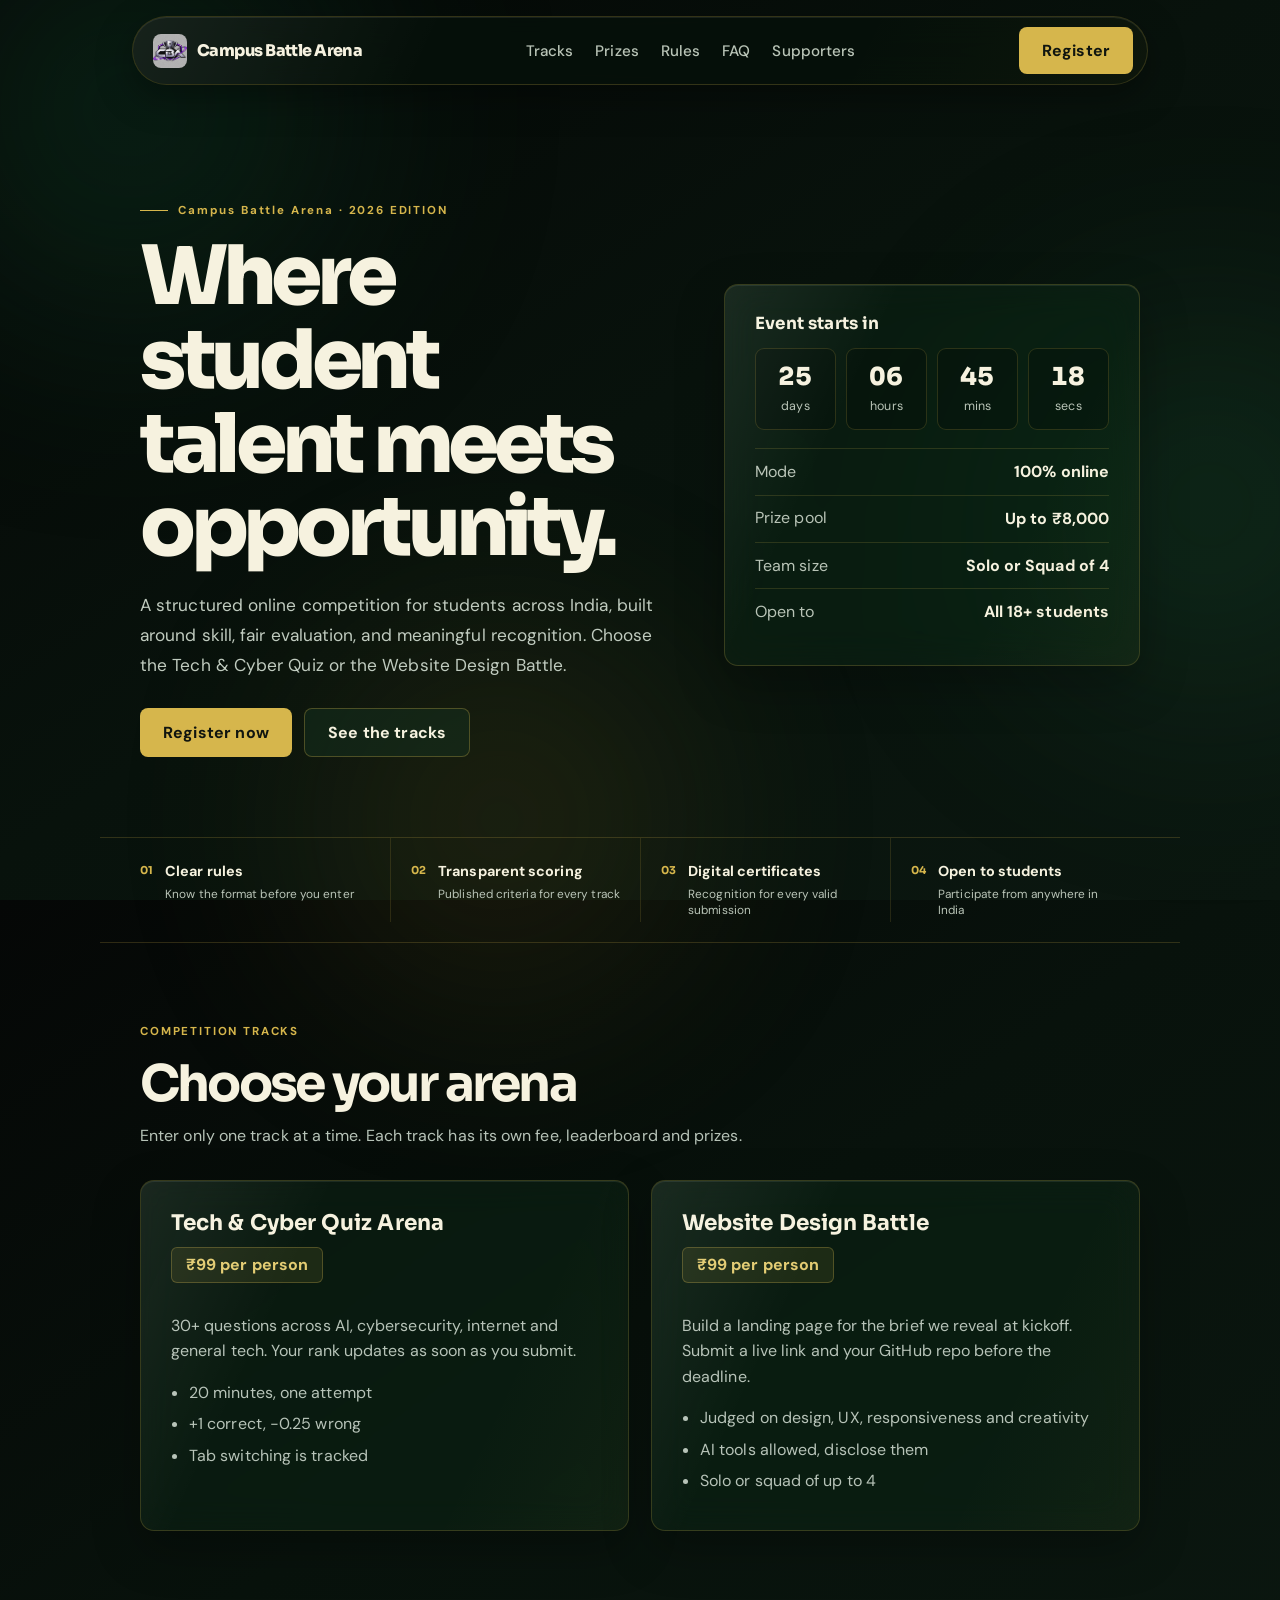
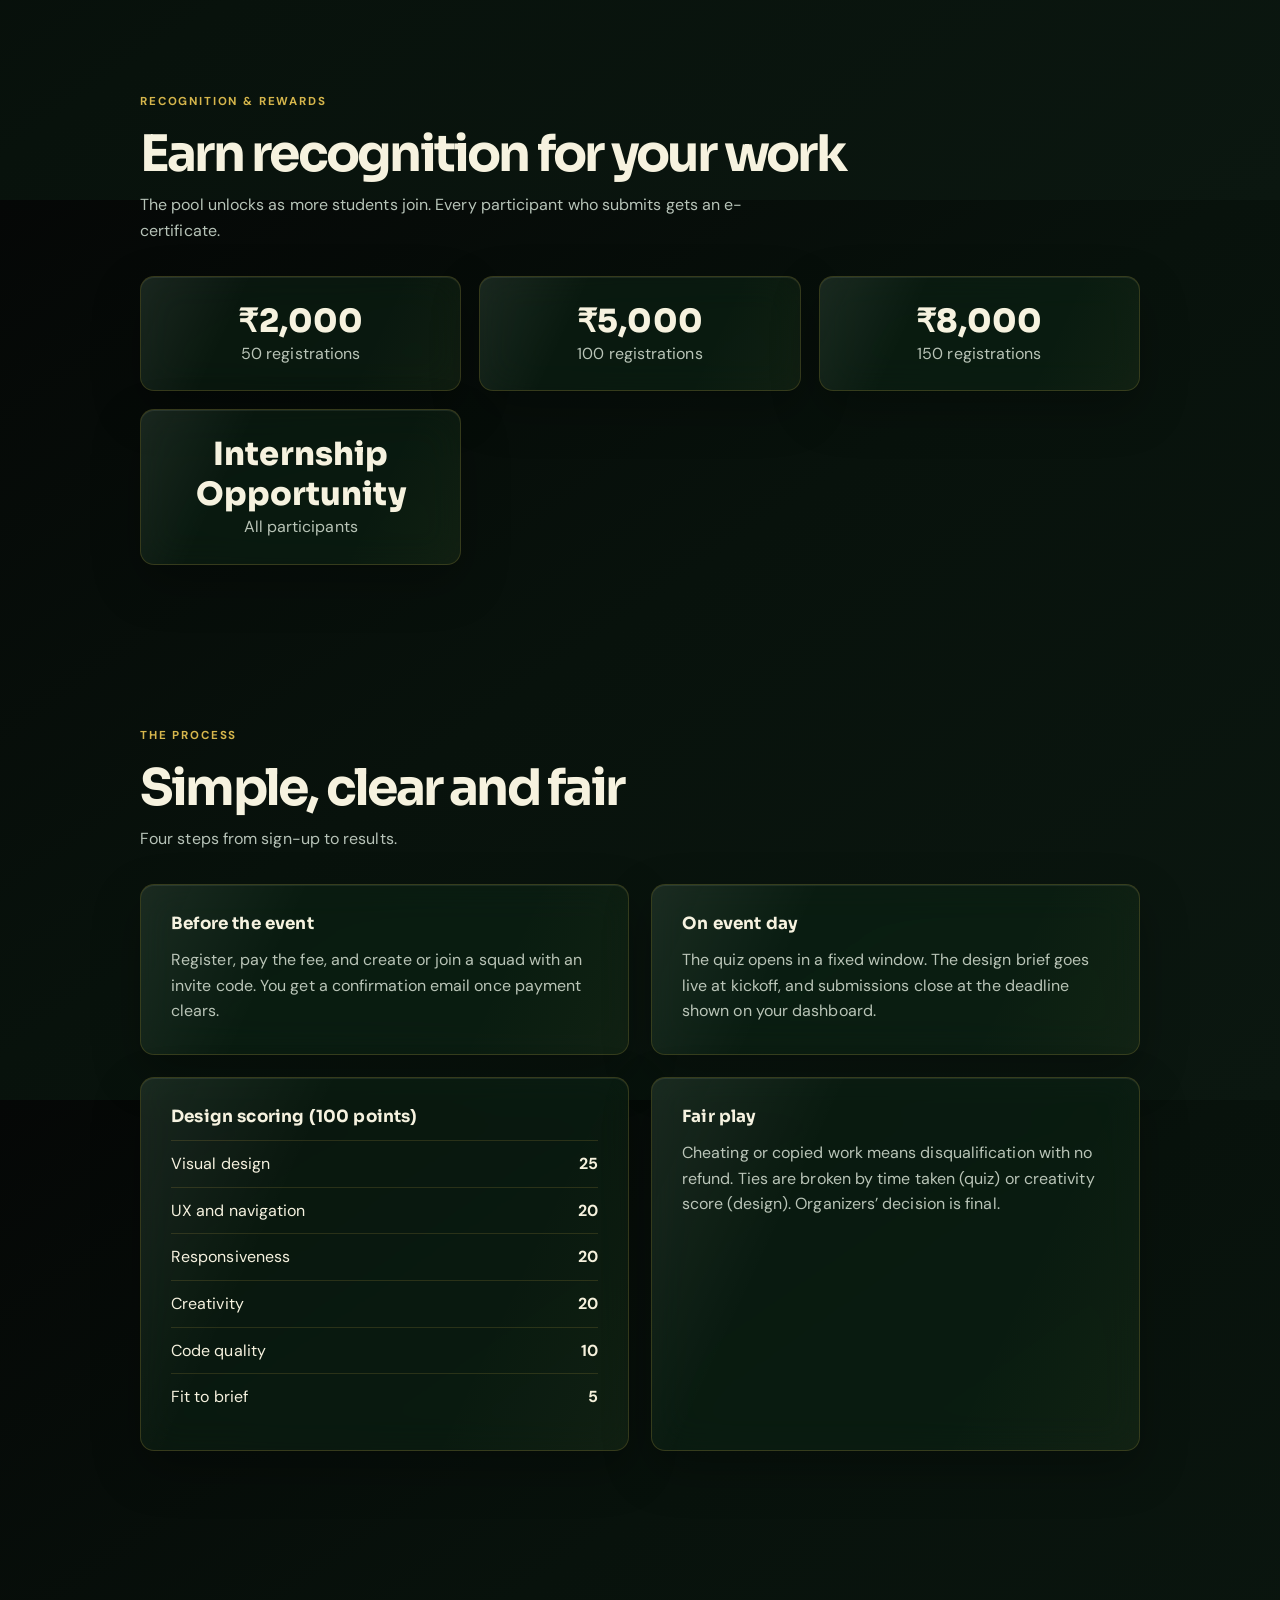
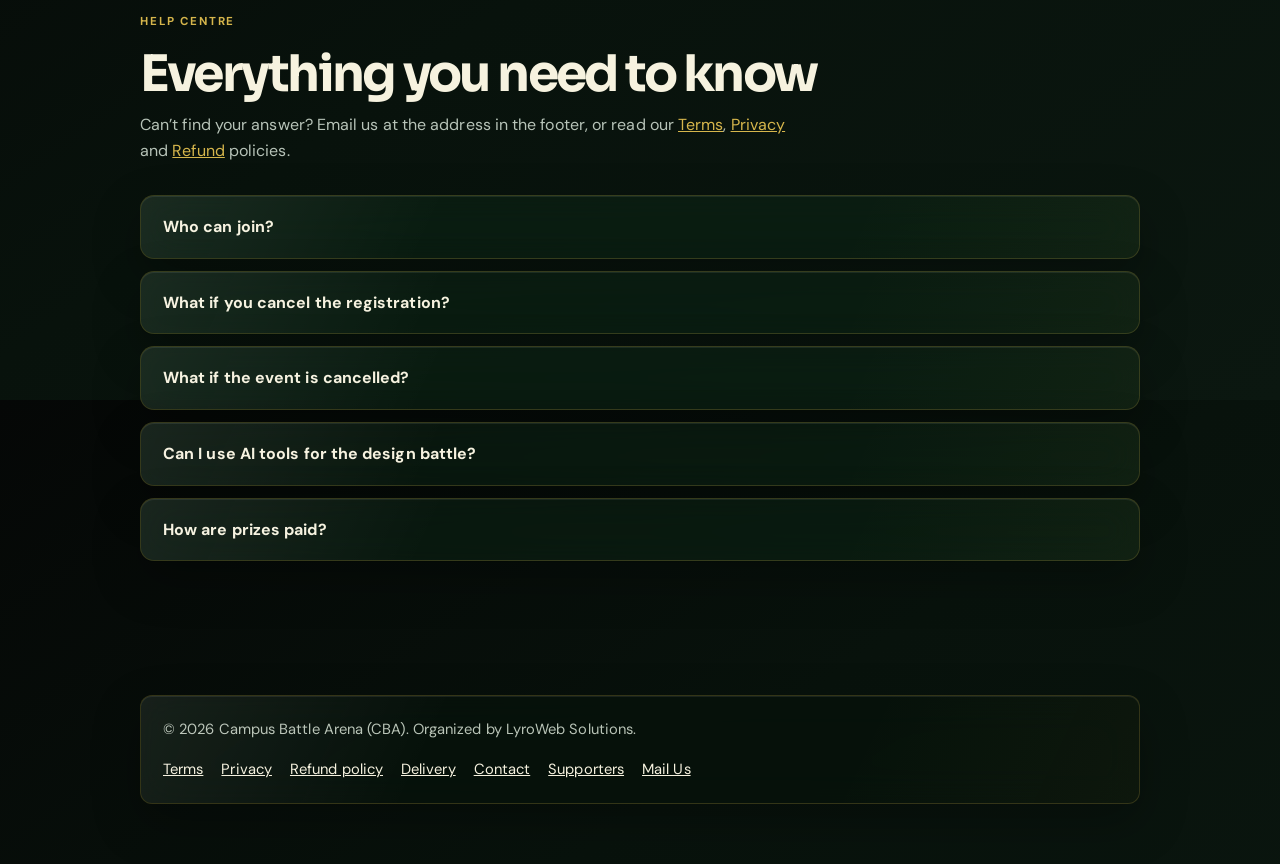
<file: index.html>
<!DOCTYPE html>
<html lang="en">
<head>
<meta charset="UTF-8">
<meta name="viewport" content="width=device-width, initial-scale=1, viewport-fit=cover">
<title>CBA 2026</title>
  <meta name="description" content="Campus Battle Arena is a 100% online national student competition in India. Join the Tech & Cyber Quiz or Website Design Battle, win prizes up to ₹8,000 and get a digital certificate.">
<meta name="robots" content="index, follow">
<link rel="canonical" href="https://campusbattlearena.vercel.app/">
<meta name="theme-color" content="#0a0e0b">

<meta property="og:type" content="website">
<meta property="og:site_name" content="Campus Battle Arena">
<meta property="og:title" content="Campus Battle Arena 2026: Online Student Competition">
<meta property="og:description" content="Tech & Cyber Quiz and Website Design Battle for students across India. Prizes up to ₹8,000 and digital certificates.">
<meta property="og:url" content="https://campusbattlearena.vercel.app/">
<meta property="og:image" content="https://campusbattlearena.vercel.app/cba.png">
<meta name="twitter:card" content="summary_large_image">
<meta name="twitter:image" content="https://campusbattlearena.vercel.app/cba.png">
<link rel="icon" type="image/png" href="cba.png">
<link rel="apple-touch-icon" href="cba.png">
<link rel="preconnect" href="https://fonts.googleapis.com">
<link href="https://fonts.googleapis.com/css2?family=Sora:wght@400;600;800&family=DM+Sans:wght@400;500;700&display=swap" rel="stylesheet">
<style>
:root{
  --bg1:#050807;--bg2:#0b1710;--o1:#0d6b3b;--o2:#1fbd72;--o3:#c9a227;
  --text:#f6f2df;--muted:#b9c4b7;--glass:rgba(20,50,31,.42);--glass2:rgba(35,83,50,.58);
  --line:rgba(197,164,55,.34);--accent:#d6b64c;--btn:#d6b64c;--btntext:#10150f;--shadow:rgba(0,0,0,.58);
  box-sizing:border-box;padding-top:env(safe-area-inset-top,0px);padding-bottom:env(safe-area-inset-bottom,0px);
}
@media (prefers-color-scheme:light){:root:not([data-theme="dark"]){
  --bg1:#0a0e0b;--bg2:#122219;--o1:#16834b;--o2:#45c982;--o3:#d6b64c;
  --text:#f6f2df;--muted:#b9c4b7;--glass:rgba(20,50,31,.44);--glass2:rgba(35,83,50,.6);
  --line:rgba(214,182,76,.46);--accent:#d6b64c;--btn:#d6b64c;--btntext:#10150f;--shadow:rgba(0,0,0,.42)}}
:root[data-theme="dark"]{--bg1:#050807;--bg2:#0b1710}
html{scroll-behavior:smooth;scroll-padding-top:80px;height:100%}
*,*::before,*::after{box-sizing:border-box}
body{margin:0;min-height:100%;font:400 16px/1.6 'DM Sans',system-ui,sans-serif;color:var(--text);
  background:linear-gradient(135deg,var(--bg1),var(--bg2));background-attachment:fixed;overflow-x:hidden}
.orb{position:fixed;border-radius:50%;filter:blur(90px);opacity:.7;z-index:-1;pointer-events:none}
.orb.a{width:420px;height:420px;background:var(--o1);top:-100px;left:-80px}
.orb.b{width:380px;height:380px;background:var(--o2);top:35%;right:-120px;opacity:.5}
.orb.c{width:360px;height:360px;background:var(--o3);bottom:-100px;left:25%;opacity:.5}
h1,h2,h3{font-family:'Sora',sans-serif;line-height:1.1;margin:0}
.wrap{max-width:1080px;margin:0 auto;padding:0 20px}
.glass{background:var(--glass);border:1px solid var(--line);border-radius:22px;
  -webkit-backdrop-filter:blur(18px) saturate(150%);backdrop-filter:blur(18px) saturate(150%);
  box-shadow:0 10px 40px var(--shadow),inset 0 1px 0 rgba(255,255,255,.25)}
nav{position:sticky;top:12px;z-index:20;margin:12px auto 0;max-width:1080px;padding:0 12px}
nav .glass{display:flex;align-items:center;justify-content:space-between;padding:10px 14px 10px 20px;border-radius:999px}
.logo{font:800 1.1rem 'Sora';letter-spacing:-.02em}
nav ul{display:flex;gap:22px;list-style:none;margin:0;padding:0}
nav a{color:var(--muted);text-decoration:none;font-weight:500;font-size:.95rem}
nav a:hover,nav a:focus-visible{color:var(--text)}
.btn{display:inline-block;border:0;cursor:pointer;font:700 1rem 'DM Sans';padding:13px 26px;border-radius:999px;
  background:var(--btn);color:var(--btntext);text-decoration:none;transition:transform .15s}
.btn:hover{transform:translateY(-2px)}
.btn.ghost{background:var(--glass2);color:var(--text);border:1px solid var(--line)}
:focus-visible{outline:3px solid var(--accent);outline-offset:3px}
.hero{padding:90px 0 60px;display:grid;grid-template-columns:1.25fr 1fr;gap:36px;align-items:center}
.hero h1{font-size:clamp(2.6rem,7vw,5rem);font-weight:800;letter-spacing:-.04em}
.hero p.lead{font-size:1.15rem;color:var(--muted);max-width:46ch;margin:20px 0 28px}
.cta{display:flex;gap:12px;flex-wrap:wrap}
.panel{padding:26px}
.panel h3{font-size:1.1rem;margin-bottom:14px}
.count{display:grid;grid-template-columns:repeat(4,1fr);gap:10px;text-align:center;margin-bottom:18px}
.count div{background:var(--glass);border:1px solid var(--line);border-radius:14px;padding:12px 4px}
.count b{display:block;font:800 1.7rem 'Sora'}
.count span{font-size:.78rem;color:var(--muted)}
.stat{display:flex;justify-content:space-between;padding:10px 0;border-top:1px solid var(--line);color:var(--muted)}
.stat b{color:var(--text)}
section{padding:60px 0}
section>.wrap>h2{font-size:clamp(1.9rem,4vw,2.8rem);letter-spacing:-.03em;margin-bottom:10px}
.sub{color:var(--muted);max-width:56ch;margin:0 0 32px}
.grid2{display:grid;grid-template-columns:1fr 1fr;gap:22px}
.grid3{display:grid;grid-template-columns:repeat(3,1fr);gap:18px}
.track{padding:30px}
.track h3{font-size:1.5rem;margin-bottom:6px}
.fee{display:inline-block;margin:6px 0 14px;padding:4px 14px;border-radius:999px;background:var(--glass2);border:1px solid var(--line);font-weight:700}
.track ul{padding-left:18px;color:var(--muted);margin:12px 0 0}
.track li{margin:6px 0}
.slab{padding:24px;text-align:center}
.slab b{font:800 2rem 'Sora';display:block}
.slab span{color:var(--muted)}
.rank{display:flex;justify-content:space-between;gap:10px;padding:10px 0;border-top:1px solid var(--line)}
details{padding:18px 22px;margin-bottom:12px}
summary{cursor:pointer;font-weight:700;list-style:none}
summary::-webkit-details-marker{display:none}
details p{color:var(--muted);margin:10px 0 0}
footer{padding:40px 0 60px;color:var(--muted);font-size:.92rem}
footer .glass{padding:22px;display:flex;justify-content:space-between;gap:16px;flex-wrap:wrap}
footer a{color:var(--text);margin-right:16px}
dialog{border:0;padding:0;background:transparent;color:var(--text);width:min(500px,92vw);max-height:92vh;overflow:auto}
dialog::backdrop{background:rgba(10,8,40,.55);backdrop-filter:blur(6px)}
.form{padding:28px;background:var(--bg1);background:linear-gradient(135deg,var(--bg1),var(--bg2))}
.form h3{font-size:1.4rem;margin-bottom:16px}
label{display:block;font-weight:500;font-size:.9rem;margin:12px 0 5px}
input,select{width:100%;padding:12px 14px;border-radius:12px;border:1px solid var(--line);background:var(--glass);color:var(--text);font:inherit}
select option{color:#1b1747}
input::placeholder{color:var(--muted)}
.row{display:grid;grid-template-columns:1fr 1fr;gap:12px}
.msg{margin-top:14px;padding:12px 14px;border-radius:12px;background:var(--glass2);border:1px solid var(--line);font-size:.92rem}
.hide{display:none}

/* CRA motion system */
:root{--ease:cubic-bezier(.22,1,.36,1)}
body::before{content:"";position:fixed;inset:0;pointer-events:none;z-index:-1;opacity:.22;background-image:linear-gradient(rgba(255,255,255,.06) 1px,transparent 1px),linear-gradient(90deg,rgba(255,255,255,.06) 1px,transparent 1px);background-size:54px 54px;mask-image:linear-gradient(to bottom,black,transparent 78%)}
.orb{animation:orbFloat 15s ease-in-out infinite alternate}
.orb.b{animation-delay:-5s;animation-duration:19s}.orb.c{animation-delay:-9s;animation-duration:22s}
@keyframes orbFloat{from{transform:translate3d(0,0,0) scale(1)}to{transform:translate3d(24px,-32px,0) scale(1.08)}}
.logo{display:inline-flex;align-items:center;gap:9px;white-space:nowrap}
.logo-mark{display:inline-grid;place-items:center;width:34px;height:34px;border-radius:11px;color:#10150f;background:linear-gradient(135deg,#b38a20,var(--accent) 55%,#f4e3a0);font:800 .72rem 'Sora';letter-spacing:-.06em;box-shadow:0 0 0 1px rgba(214,182,76,.6),0 8px 24px rgba(214,182,76,.28);transition:transform .35s var(--ease),box-shadow .35s var(--ease)}
nav .glass{transition:background .35s ease,border-color .35s ease,box-shadow .35s ease}
nav .glass:hover{background:rgba(255,255,255,.14);border-color:rgba(255,255,255,.42);box-shadow:0 16px 54px var(--shadow),inset 0 1px 0 rgba(255,255,255,.32)}
nav .glass:hover .logo-mark{transform:rotate(-8deg) scale(1.08);box-shadow:0 0 0 1px rgba(214,182,76,.8),0 10px 32px rgba(214,182,76,.42)}
nav a{position:relative;transition:color .25s ease}nav a::after{content:"";position:absolute;left:0;right:100%;bottom:-5px;height:2px;border-radius:2px;background:var(--accent);transition:right .3s var(--ease)}nav a:hover::after,nav a:focus-visible::after{right:0}
.glass{position:relative;overflow:hidden;transition:transform .45s var(--ease),border-color .35s ease,box-shadow .45s var(--ease),background .35s ease}
.glass::before{content:"";position:absolute;inset:0;pointer-events:none;background:linear-gradient(115deg,rgba(255,255,255,.15),transparent 30%,transparent 68%,rgba(255,255,255,.06));opacity:.65}
.track:hover,.slab:hover,.panel:hover,details:hover{transform:translateY(-7px);border-color:rgba(255,255,255,.48);box-shadow:0 22px 60px var(--shadow),0 0 0 1px rgba(214,182,76,.12),inset 0 1px 0 rgba(255,255,255,.35)}
.track h3,.slab b,.panel h3{transition:color .3s ease,text-shadow .3s ease}.track:hover h3,.slab:hover b{color:var(--accent);text-shadow:0 0 24px rgba(214,182,76,.25)}
.btn{position:relative;overflow:hidden;isolation:isolate;transition:transform .35s var(--ease),box-shadow .35s var(--ease),background .35s ease}
.btn::before{content:"";position:absolute;z-index:-1;top:-40%;bottom:-40%;left:-70%;width:42%;transform:skewX(-20deg);background:rgba(255,255,255,.6);transition:left .55s var(--ease)}
.btn:hover{transform:translateY(-4px) scale(1.025);box-shadow:0 13px 30px rgba(6,5,35,.3)}.btn:hover::before{left:135%}.btn:active{transform:translateY(-1px) scale(.99)}
.count div{transition:transform .3s var(--ease),background .3s ease,border-color .3s ease}.count div:hover{transform:translateY(-4px) scale(1.035);background:rgba(255,255,255,.18);border-color:rgba(255,255,255,.5)}
.count b{font-variant-numeric:tabular-nums}
.hero>div{animation:riseIn .8s var(--ease) both}.hero aside{animation:riseIn .8s .12s var(--ease) both}
section{animation:sectionIn .8s var(--ease) both;animation-timeline:view();animation-range:entry 0% cover 26%}
@keyframes riseIn{from{opacity:0;transform:translateY(24px)}to{opacity:1;transform:translateY(0)}}
@keyframes sectionIn{from{opacity:.2;transform:translateY(28px)}to{opacity:1;transform:translateY(0)}}
.fee{transition:transform .3s var(--ease),background .3s ease,color .3s ease}.track:hover .fee{transform:translateX(5px);background:var(--accent);color:#10150f}
details summary{transition:color .25s ease}details:hover summary{color:var(--accent)}details[open]{background:rgba(255,255,255,.14);box-shadow:0 16px 44px var(--shadow)}
dialog[open]{animation:dialogIn .42s var(--ease)}@keyframes dialogIn{from{opacity:0;transform:translateY(18px) scale(.96)}to{opacity:1;transform:translateY(0) scale(1)}}
@media (prefers-reduced-motion:reduce){.orb,.hero>div,.hero aside,section{animation:none!important}.glass,.btn,.count div{transition:none!important}}

@media (max-width:820px){
  .hero,.grid2,.grid3{grid-template-columns:1fr}
  nav ul{display:none}.hero{padding-top:50px}
}
@media (prefers-reduced-motion:reduce){*{transition:none!important;scroll-behavior:auto!important}}

/* Professional CRA presentation layer */
body{background:linear-gradient(145deg,#050706 0%,#08120c 48%,#0b1710 100%);letter-spacing:.005em}
body::before{opacity:.08;background-size:72px 72px}
.orb{filter:blur(120px);opacity:.28}.orb.a{background:#145b37}.orb.b{background:#277b4b;opacity:.2}.orb.c{background:#997b24;opacity:.16}
nav{top:16px}nav .glass{background:rgba(7,16,10,.82);border-color:rgba(214,182,76,.22);box-shadow:0 12px 36px rgba(0,0,0,.34),inset 0 1px 0 rgba(255,255,255,.08)}
.logo{font-size:1rem;letter-spacing:-.035em}.logo-mark{width:32px;height:32px;border-radius:8px;font-size:.66rem}
.hero{padding-top:112px;padding-bottom:76px;gap:64px}.hero h1{max-width:680px;font-size:clamp(2.8rem,6.4vw,5.6rem);letter-spacing:-.065em;line-height:1.02}.hero p.lead{max-width:57ch;font-size:1.08rem;line-height:1.75;color:#c0cbbf}
.eyebrow,.section-kicker{font:700 .72rem/1.2 'DM Sans';letter-spacing:.16em;color:var(--accent);margin:0 0 18px}.eyebrow{display:inline-flex;align-items:center;gap:10px}.eyebrow::before{content:"";width:28px;height:1px;background:var(--accent)}
.btn{padding:13px 23px;border-radius:8px;letter-spacing:.01em}.btn.ghost{background:rgba(20,48,30,.5);border-color:rgba(214,182,76,.3)}
.glass{background:rgba(15,38,23,.48);border-color:rgba(214,182,76,.22);border-radius:14px;box-shadow:0 18px 48px rgba(0,0,0,.28),inset 0 1px 0 rgba(255,255,255,.08)}
.glass::before{background:linear-gradient(115deg,rgba(255,255,255,.07),transparent 30%,transparent 70%,rgba(214,182,76,.035));opacity:1}
.panel{padding:30px}.panel h3{font-size:1.05rem;letter-spacing:.01em}.count div{border-radius:9px;background:rgba(4,13,8,.34);border-color:rgba(214,182,76,.18)}.count b{font-size:1.55rem}.stat{border-color:rgba(214,182,76,.17)}
.trust-bar{display:grid;grid-template-columns:repeat(4,1fr);gap:0;margin-top:4px;padding:0 0 20px;border-top:1px solid rgba(214,182,76,.2);border-bottom:1px solid rgba(214,182,76,.2)}.trust-bar>div{display:flex;gap:12px;align-items:flex-start;padding:22px 20px 4px 0}.trust-bar>div+div{padding-left:20px;border-left:1px solid rgba(214,182,76,.15)}.trust-icon{font:700 .68rem 'Sora';color:var(--accent);padding-top:3px}.trust-bar b,.trust-bar small{display:block}.trust-bar b{font-size:.9rem;color:var(--text)}.trust-bar small{margin-top:3px;color:var(--muted);font-size:.74rem;line-height:1.35}
section{padding:82px 0}section>.wrap>h2{font-size:clamp(2rem,4vw,3.15rem);letter-spacing:-.055em}section>.wrap>.sub{max-width:60ch}.track,.slab,.panel,details{transition:transform .35s var(--ease),border-color .35s ease,box-shadow .35s ease}.track:hover,.slab:hover,.panel:hover,details:hover{transform:translateY(-4px);border-color:rgba(214,182,76,.48);box-shadow:0 20px 52px rgba(0,0,0,.42),inset 0 1px 0 rgba(255,255,255,.12)}
.track h3{font-size:1.35rem}.track p,.track li,.sub,details p{color:#b7c3b8}.fee{border-radius:6px;background:rgba(214,182,76,.1);border-color:rgba(214,182,76,.28);color:#e3cc72}.rank{border-color:rgba(214,182,76,.16)}
footer .glass{border-radius:12px;background:rgba(7,18,11,.75)}
@media (max-width:820px){.hero{padding-top:76px;gap:34px}.trust-bar{grid-template-columns:1fr 1fr}.trust-bar>div+div{padding-left:0;border-left:0}.trust-bar>div{padding-right:12px}.trust-bar>div:nth-child(even){padding-left:12px;border-left:1px solid rgba(214,182,76,.15)}}
@media (max-width:520px){.trust-bar{grid-template-columns:1fr}.trust-bar>div,.trust-bar>div:nth-child(even){padding:16px 0;border-left:0;border-top:1px solid rgba(214,182,76,.15)}.trust-bar>div:first-child{border-top:0}}

/* Side-gap fix: .hero and .trust-bar padding shorthands were wiping .wrap's left/right padding */
.wrap,.wrap.hero,.wrap.trust-bar{padding-left:clamp(20px,4vw,40px);padding-right:clamp(20px,4vw,40px)}
nav{padding-left:clamp(16px,3vw,32px);padding-right:clamp(16px,3vw,32px)}
@media (max-width:820px){.trust-bar>div:first-child,.trust-bar>div:nth-child(odd){padding-left:0}}
.consent{display:flex;gap:10px;align-items:flex-start;font-size:.85rem;line-height:1.5;color:var(--muted);margin:16px 0 0;font-weight:400}
.consent input{width:18px;height:18px;margin:2px 0 0;flex:none;padding:0;accent-color:#d6b64c}
.consent a{color:var(--accent)}
.logo-img{width:34px;height:34px;border-radius:8px;object-fit:cover;display:block;flex:none}
nav .logo{display:inline-flex;align-items:center;gap:10px;min-width:0}
.nav-right{display:flex;align-items:center;gap:8px;flex:none}
.burger{display:none;width:42px;height:42px;border-radius:12px;border:1px solid rgba(214,182,76,.35);background:rgba(255,255,255,.05);cursor:pointer;padding:0;position:relative;flex:none}
.burger span{position:absolute;left:11px;right:11px;height:2px;border-radius:2px;background:#f6f2df;transition:transform .3s ease,opacity .2s ease,top .3s ease}
.burger span:nth-child(1){top:14px}.burger span:nth-child(2){top:20px}.burger span:nth-child(3){top:26px}
.burger[aria-expanded="true"] span:nth-child(1){top:20px;transform:rotate(45deg)}
.burger[aria-expanded="true"] span:nth-child(2){opacity:0}
.burger[aria-expanded="true"] span:nth-child(3){top:20px;transform:rotate(-45deg)}
.mnav{display:none}
@media (max-width:820px){
  .burger{display:block}
  nav .glass{padding:8px 8px 8px 14px;gap:8px}
  nav .logo{flex:1 1 auto}
  .logo-text{white-space:nowrap;overflow:hidden;text-overflow:ellipsis;font-size:.95rem}
  nav .btn{padding:10px 14px;font-size:.9rem}
  .mnav{position:absolute;left:12px;right:12px;top:calc(100% + 8px);display:flex;flex-direction:column;padding:8px;border-radius:18px;background:#08120c;border:1px solid rgba(214,182,76,.28);box-shadow:0 18px 48px rgba(0,0,0,.5);opacity:0;visibility:hidden;transform:translateY(-8px);transition:opacity .25s ease,transform .25s ease,visibility .25s}
  .mnav.open{opacity:1;visibility:visible;transform:none}
  .mnav a{display:block;padding:14px 16px;border-radius:12px;color:#f6f2df;font-size:1rem;font-weight:500}
  .mnav a::after{display:none}
  .mnav a:hover,.mnav a:focus-visible{background:rgba(214,182,76,.12);color:#d6b64c}
}
@media (max-width:360px){.logo-text{display:none}}
.flinks{display:flex;flex-wrap:wrap;gap:10px 18px;min-width:0;max-width:100%}
.flinks a{margin-right:0;white-space:nowrap}
</style>
<script type="application/ld+json">
{
  "@context":"https://schema.org",
  "@type":"Event",
  "name":"Campus Battle Arena 2026",
  "description":"A 100% online national student competition with a Tech & Cyber Quiz and a Website Design Battle.",
  "startDate":"2026-12-30T17:00:00+05:30",
  "eventStatus":"https://schema.org/EventScheduled",
  "eventAttendanceMode":"https://schema.org/OnlineEventAttendanceMode",
  "location":{"@type":"VirtualLocation","url":"https://campusbattlearena.vercel.app/"},
  "image":["https://campusbattlearena.vercel.app/og.png"],
  "organizer":{"@type":"Organization","name":"LyroWeb Solutions","url":"https://campusbattlearena.vercel.app/"},
  "offers":{"@type":"Offer","price":"99","priceCurrency":"INR","availability":"https://schema.org/InStock","url":"https://campusbattlearena.vercel.app/#register"}
}
</script>
<meta name="google-site-verification" content="xDvSg4MI6qf5ZSVZzM3gcjRzgZmX5mBaGeHm925pVOY" />
</head>
<body>
<div class="orb a"></div><div class="orb b"></div><div class="orb c"></div>

<nav><div class="glass">
  <span class="logo"><img src="cba.png" alt="Campus Battle Arena logo" class="logo-img"><span class="logo-text">Campus Battle Arena</span></span>
  <ul><li><a href="#tracks">Tracks</a></li><li><a href="#prizes">Prizes</a></li><li><a href="#rules">Rules</a></li><li><a href="#faq">FAQ</a></li><li><a href="supporters.html">Supporters</a></li></ul>
  <div class="nav-right"><button class="btn" data-open>Register</button><button class="burger" id="burger" type="button" aria-label="Open menu" aria-expanded="false" aria-controls="mnav"><span></span><span></span><span></span></button></div>
</div>
<div class="mnav" id="mnav"><a href="#tracks">Tracks</a><a href="#prizes">Prizes</a><a href="#rules">Rules</a><a href="#faq">FAQ</a><a href="supporters.html">Supporters</a></div></nav>

<main>
<div class="wrap hero">
  <div>
    <p class="eyebrow">Campus Battle Arena · 2026 EDITION</p><h1>Where student talent meets opportunity.</h1>
    <p class="lead">A structured online competition for students across India, built around skill, fair evaluation, and meaningful recognition. Choose the Tech &amp; Cyber Quiz or the Website Design Battle.</p>
    <div class="cta"><button class="btn" data-open>Register now</button><a class="btn ghost" href="#tracks">See the tracks</a></div>
  </div>
  <aside class="glass panel" aria-label="Event summary">
    <h3 id="cdLabel">Event starts in</h3>
    <div class="count" id="count" role="timer">
      <div><b id="d">--</b><span>days</span></div><div><b id="h">--</b><span>hours</span></div>
      <div><b id="m">--</b><span>mins</span></div><div><b id="s">--</b><span>secs</span></div>
    </div>
    <div class="stat"><span>Mode</span><b>100% online</b></div>
    <div class="stat"><span>Prize pool</span><b>Up to ₹8,000</b></div>
    <div class="stat"><span>Team size</span><b>Solo or Squad of 4</b></div>
    <div class="stat"><span>Open to</span><b>All 18+ students</b></div>
  </aside>
</div>

<div class="trust-bar wrap" aria-label="Why participate in CRA">
  <div><span class="trust-icon">01</span><span><b>Clear rules</b><small>Know the format before you enter</small></span></div>
  <div><span class="trust-icon">02</span><span><b>Transparent scoring</b><small>Published criteria for every track</small></span></div>
  <div><span class="trust-icon">03</span><span><b>Digital certificates</b><small>Recognition for every valid submission</small></span></div>
  <div><span class="trust-icon">04</span><span><b>Open to students</b><small>Participate from anywhere in India</small></span></div>
</div>

<section id="tracks"><div class="wrap">
  <p class="section-kicker">COMPETITION TRACKS</p><h2>Choose your arena</h2>
  <p class="sub">Enter only one track at a time. Each track has its own fee, leaderboard and prizes.</p>
  <div class="grid2">
    <article class="glass track">
      <h3>Tech &amp; Cyber Quiz Arena</h3>
      <span class="fee" data-fee="quiz">₹99 per person</span>
      <p>30+ questions across AI, cybersecurity, internet and general tech. Your rank updates as soon as you submit.</p>
      <ul><li>20 minutes, one attempt</li><li>+1 correct, −0.25 wrong</li><li>Tab switching is tracked</li></ul>
    </article>
    <article class="glass track">
      <h3>Website Design Battle</h3>
      <span class="fee" data-fee="web">₹99 per person</span>
      <p>Build a landing page for the brief we reveal at kickoff. Submit a live link and your GitHub repo before the deadline.</p>
      <ul><li>Judged on design, UX, responsiveness and creativity</li><li>AI tools allowed, disclose them</li><li>Solo or squad of up to 4</li></ul>
    </article>
  </div>
</div></section>

<section id="prizes"><div class="wrap">
  <p class="section-kicker">RECOGNITION &amp; REWARDS</p><h2>Earn recognition for your work</h2>
  <p class="sub">The pool unlocks as more students join. Every participant who submits gets an e-certificate.</p>
  <div class="grid3">
    <div class="glass slab"><b>₹2,000</b><span>50 registrations</span></div>
    <div class="glass slab"><b>₹5,000</b><span>100 registrations</span></div>
    <div class="glass slab"><b>₹8,000</b><span>150 registrations</span></div>
    <div class="glass slab"><b>Internship Opportunity</b><span>All participants</span></div>
  </div>
</div></section>

<section id="rules"><div class="wrap">
  <p class="section-kicker">THE PROCESS</p><h2>Simple, clear and fair</h2>
  <p class="sub">Four steps from sign-up to results.</p>
  <div class="grid2">
    <div class="glass panel"><h3>Before the event</h3>
      <p style="color:var(--muted);margin:0">Register, pay the fee, and create or join a squad with an invite code. You get a confirmation email once payment clears.</p></div>
    <div class="glass panel"><h3>On event day</h3>
      <p style="color:var(--muted);margin:0">The quiz opens in a fixed window. The design brief goes live at kickoff, and submissions close at the deadline shown on your dashboard.</p></div>
    <div class="glass panel"><h3>Design scoring (100 points)</h3>
      <div class="rank"><span>Visual design</span><b>25</b></div><div class="rank"><span>UX and navigation</span><b>20</b></div>
      <div class="rank"><span>Responsiveness</span><b>20</b></div><div class="rank"><span>Creativity</span><b>20</b></div>
      <div class="rank"><span>Code quality</span><b>10</b></div><div class="rank"><span>Fit to brief</span><b>5</b></div></div>
    <div class="glass panel"><h3>Fair play</h3>
      <p style="color:var(--muted);margin:0">Cheating or copied work means disqualification with no refund. Ties are broken by time taken (quiz) or creativity score (design). Organizers’ decision is final.</p></div>
  </div>
</div></section>

<section id="faq"><div class="wrap">
  <p class="section-kicker">HELP CENTRE</p><h2>Everything you need to know</h2>
  <p class="sub">Can’t find your answer? Email us at the address in the footer, or read our <a href="terms.html" style="color:var(--accent)">Terms</a>, <a href="privacy.html" style="color:var(--accent)">Privacy</a> and <a href="refund.html" style="color:var(--accent)">Refund</a> policies.</p>
  <details class="glass"><summary>Who can join?</summary><p>Any college student in India who is 18+. You can join solo or form a squad of up to 4, even across colleges.</p></details>
  <details class="glass"><summary>What if you cancel the registration?</summary><p>You can't get any refund if you cancel the registration by your own.</p></details>  
  <details class="glass"><summary>What if the event is cancelled?</summary><p>You get a full refund within 7–10 working days. Failed or duplicate payments are refunded too.</p></details>
  <details class="glass"><summary>Can I use AI tools for the design battle?</summary><p>Yes. Note which tools you used in your submission description. Copying another site wholesale is not allowed.</p></details>
  <details class="glass"><summary>How are prizes paid?</summary><p>By UPI or bank transfer within 15 days of result verification. We may ask for your college ID or national ID for age verification.</p></details>
</div></section>
</main>

<footer><div class="wrap"><div class="glass">
  <span>© 2026 Campus Battle Arena (CBA). Organized by LyroWeb Solutions.</span>
  <span class="flinks"><a href="terms.html">Terms</a><a href="privacy.html">Privacy</a><a href="refund.html">Refund policy</a><a href="delivery.html">Delivery</a><a href="contact.html">Contact</a><a href="supporters.html">Supporters</a><a href="mailto:lyroweb.solution@gmail.com">Mail Us</a></span>
</div></div></footer>

<dialog id="dlg"><form class="glass form" id="regForm" method="dialog" novalidate>
  <h3>Register for Campus Battle Arena</h3>
  <label for="name">Full name</label><input id="name" required autocomplete="name">
  <div class="row">
    <div><label for="email">Email</label><input id="email" type="email" required autocomplete="email"></div>
    <div><label for="phone">Phone</label><input id="phone" type="tel" required autocomplete="tel"></div>
  </div>
  <label for="college">College</label><input id="college" required>
  <label class="consent"><input type="checkbox" id="consent" required><span>I am 18 or older and agree to the <a href="terms.html" target="_blank" rel="noopener">Terms</a>, <a href="privacy.html" target="_blank" rel="noopener">Privacy Policy</a> and <a href="refund.html" target="_blank" rel="noopener">Refund Policy</a>. My data is used only to run this event and is never sold.</span></label>
  <div class="cta" style="margin-top:20px"><button class="btn" type="submit">Continue to payment</button><button class="btn ghost" type="button" id="close">Cancel</button></div>
  <div class="msg hide" id="msg" role="status"></div>
</form></dialog>

<script>
const CONFIG={start:"2026-12-30T17:00:00+05:30",gateway:"https://payments.cashfree.com/forms/campusbattlearena"};
const $=id=>document.getElementById(id);
function tick(){
  const t=new Date(CONFIG.start)-new Date();
  if(isNaN(t)||t<=0){$("cdLabel").textContent="Event is live";["d","h","m","s"].forEach(k=>$(k).textContent="0");return}
  const v=[Math.floor(t/864e5),Math.floor(t/36e5)%24,Math.floor(t/6e4)%60,Math.floor(t/1e3)%60];
  ["d","h","m","s"].forEach((k,i)=>$(k).textContent=String(v[i]).padStart(2,"0"));
}
tick();setInterval(tick,1000);
const dlg=$("dlg");
document.querySelectorAll("[data-open]").forEach(b=>b.addEventListener("click",()=>dlg.showModal()));
(function(){const b=$("burger"),m=$("mnav");if(!b||!m)return;
const set=o=>{m.classList.toggle("open",o);b.setAttribute("aria-expanded",o);b.setAttribute("aria-label",o?"Close menu":"Open menu")};
b.addEventListener("click",e=>{e.stopPropagation();set(!m.classList.contains("open"))});
m.querySelectorAll("a").forEach(a=>a.addEventListener("click",()=>set(false)));
document.addEventListener("click",e=>{if(!m.contains(e.target))set(false)});
document.addEventListener("keydown",e=>{if(e.key==="Escape")set(false)});
window.addEventListener("resize",()=>{if(innerWidth>820)set(false)});})();
$("close").onclick=()=>dlg.close();
$("regForm").addEventListener("submit",e=>{
  e.preventDefault();
  const f=$("regForm");
  if(!f.checkValidity()){f.reportValidity();return}
  const data={name:$("name").value,email:$("email").value,phone:$("phone").value,college:$("college").value,consent:true,consentAt:new Date().toISOString()};
  try{localStorage.setItem("cra-draft",JSON.stringify(data))}catch(_){}
  const m=$("msg");m.classList.remove("hide");
  m.textContent="Details saved. Redirecting you to the secure payment page…";
  setTimeout(()=>{window.location.href=CONFIG.gateway},1200);
});
</script>
</body>
</html>
</file>
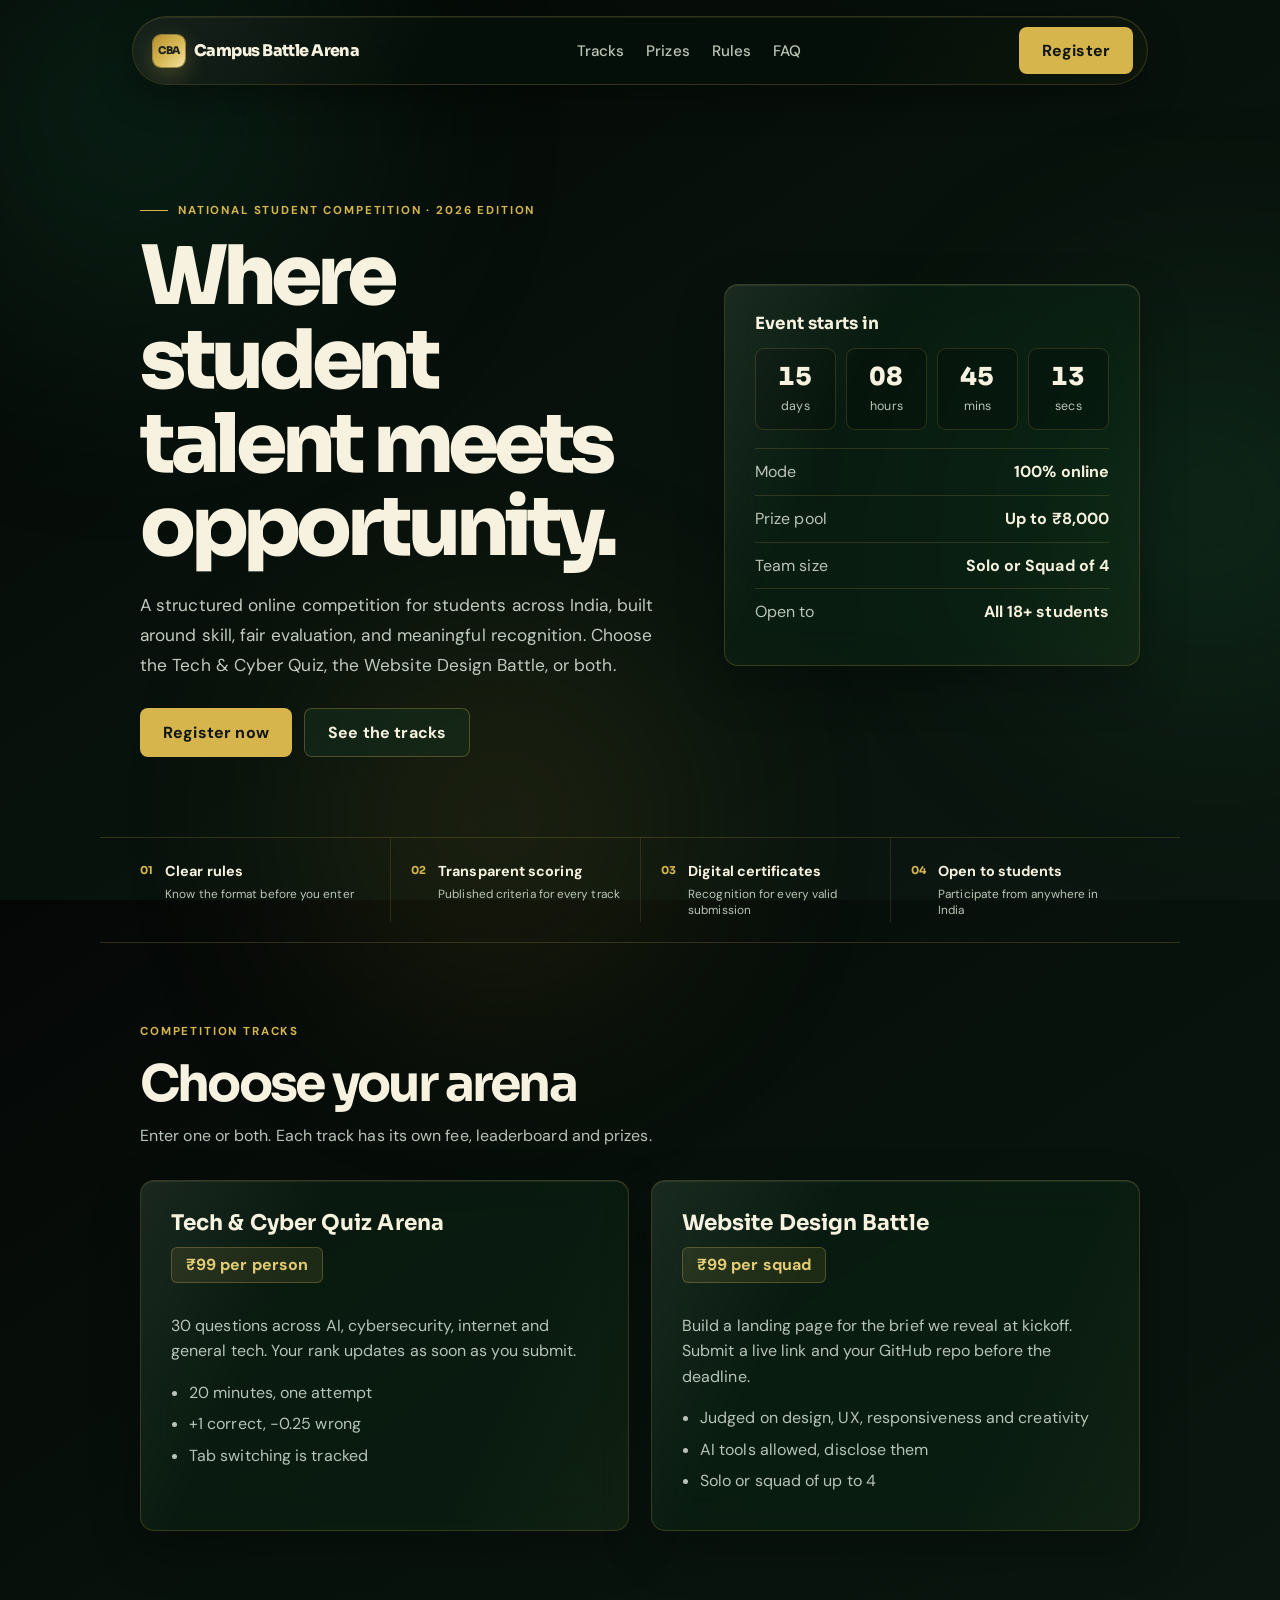
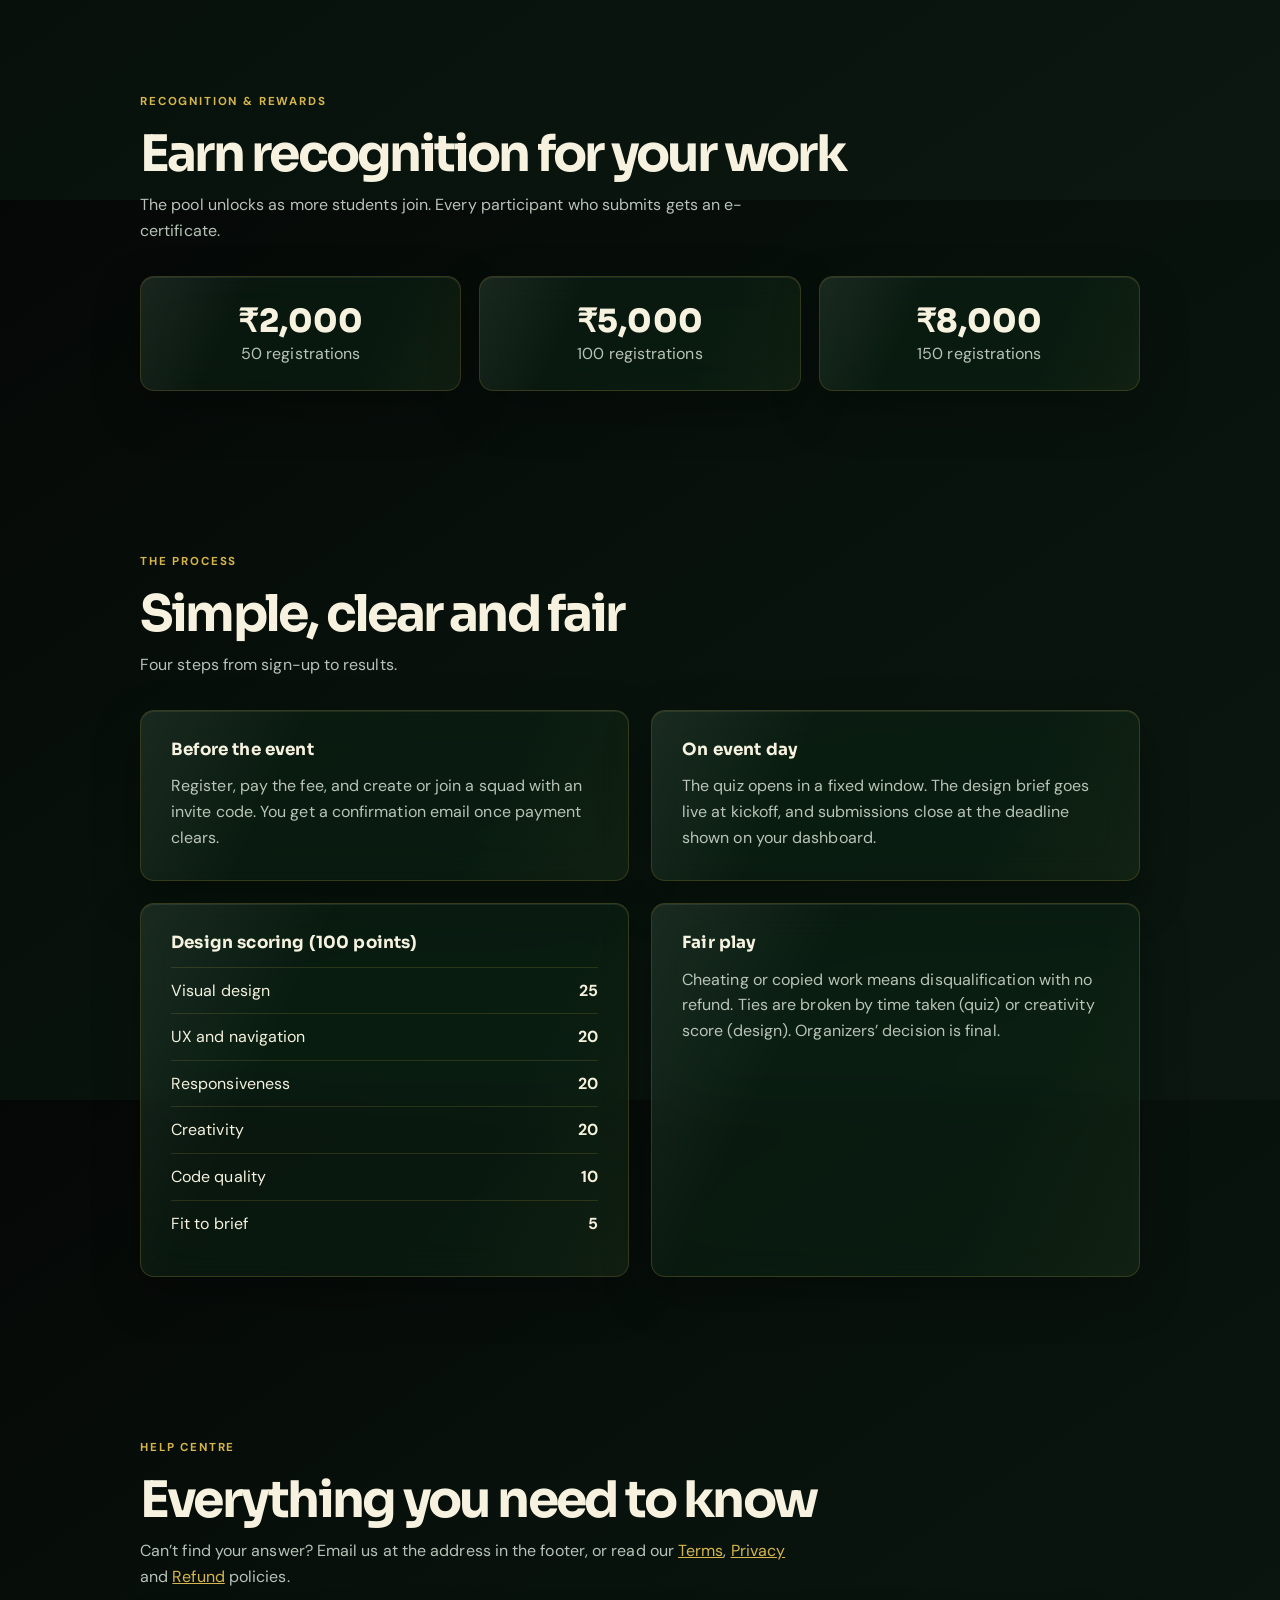
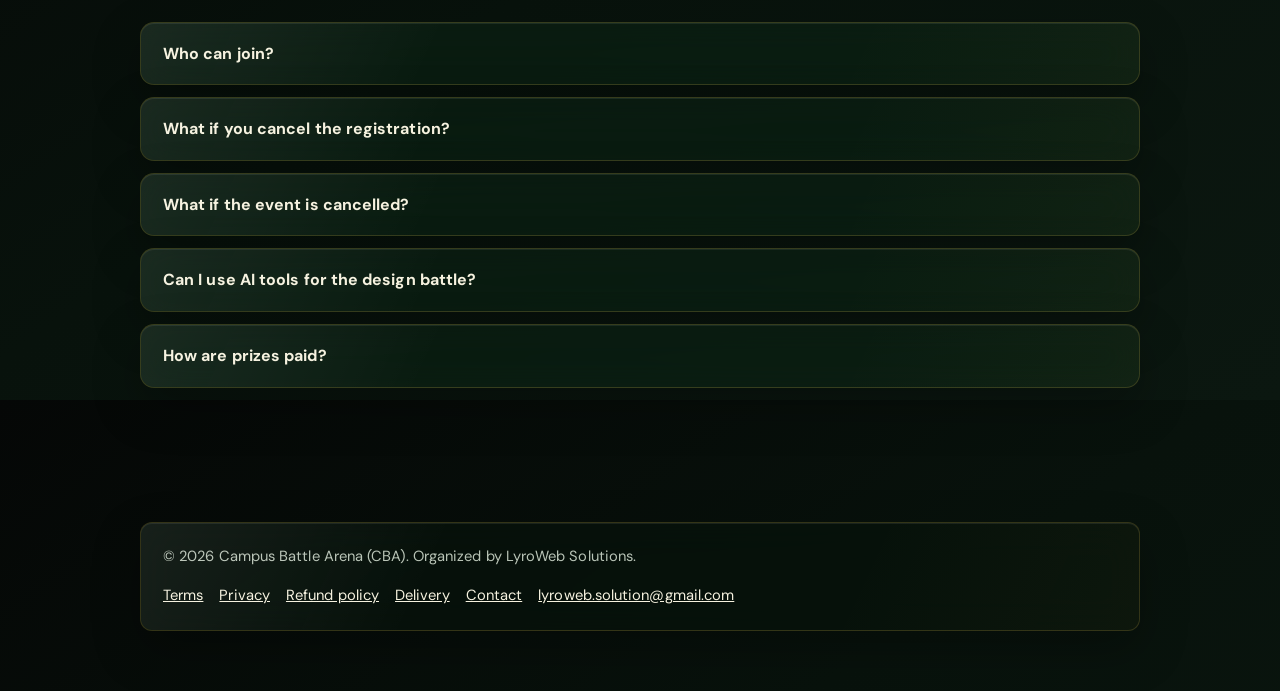
<file: CRA-updated/CRA/index.html>
<!DOCTYPE html>
<html lang="en">
<head>
<meta charset="UTF-8">
<meta name="viewport" content="width=device-width, initial-scale=1, viewport-fit=cover">
<title>CBA 2026</title>
<link rel="preconnect" href="https://fonts.googleapis.com">
<link href="https://fonts.googleapis.com/css2?family=Sora:wght@400;600;800&family=DM+Sans:wght@400;500;700&display=swap" rel="stylesheet">
<style>
:root{
  --bg1:#050807;--bg2:#0b1710;--o1:#0d6b3b;--o2:#1fbd72;--o3:#c9a227;
  --text:#f6f2df;--muted:#b9c4b7;--glass:rgba(20,50,31,.42);--glass2:rgba(35,83,50,.58);
  --line:rgba(197,164,55,.34);--accent:#d6b64c;--btn:#d6b64c;--btntext:#10150f;--shadow:rgba(0,0,0,.58);
  box-sizing:border-box;padding-top:env(safe-area-inset-top,0px);padding-bottom:env(safe-area-inset-bottom,0px);
}
@media (prefers-color-scheme:light){:root:not([data-theme="dark"]){
  --bg1:#0a0e0b;--bg2:#122219;--o1:#16834b;--o2:#45c982;--o3:#d6b64c;
  --text:#f6f2df;--muted:#b9c4b7;--glass:rgba(20,50,31,.44);--glass2:rgba(35,83,50,.6);
  --line:rgba(214,182,76,.46);--accent:#d6b64c;--btn:#d6b64c;--btntext:#10150f;--shadow:rgba(0,0,0,.42)}}
:root[data-theme="dark"]{--bg1:#050807;--bg2:#0b1710}
html{scroll-behavior:smooth;scroll-padding-top:80px;height:100%}
*,*::before,*::after{box-sizing:border-box}
body{margin:0;min-height:100%;font:400 16px/1.6 'DM Sans',system-ui,sans-serif;color:var(--text);
  background:linear-gradient(135deg,var(--bg1),var(--bg2));background-attachment:fixed;overflow-x:hidden}
.orb{position:fixed;border-radius:50%;filter:blur(90px);opacity:.7;z-index:-1;pointer-events:none}
.orb.a{width:420px;height:420px;background:var(--o1);top:-100px;left:-80px}
.orb.b{width:380px;height:380px;background:var(--o2);top:35%;right:-120px;opacity:.5}
.orb.c{width:360px;height:360px;background:var(--o3);bottom:-100px;left:25%;opacity:.5}
h1,h2,h3{font-family:'Sora',sans-serif;line-height:1.1;margin:0}
.wrap{max-width:1080px;margin:0 auto;padding:0 20px}
.glass{background:var(--glass);border:1px solid var(--line);border-radius:22px;
  -webkit-backdrop-filter:blur(18px) saturate(150%);backdrop-filter:blur(18px) saturate(150%);
  box-shadow:0 10px 40px var(--shadow),inset 0 1px 0 rgba(255,255,255,.25)}
nav{position:sticky;top:12px;z-index:20;margin:12px auto 0;max-width:1080px;padding:0 12px}
nav .glass{display:flex;align-items:center;justify-content:space-between;padding:10px 14px 10px 20px;border-radius:999px}
.logo{font:800 1.1rem 'Sora';letter-spacing:-.02em}
nav ul{display:flex;gap:22px;list-style:none;margin:0;padding:0}
nav a{color:var(--muted);text-decoration:none;font-weight:500;font-size:.95rem}
nav a:hover,nav a:focus-visible{color:var(--text)}
.btn{display:inline-block;border:0;cursor:pointer;font:700 1rem 'DM Sans';padding:13px 26px;border-radius:999px;
  background:var(--btn);color:var(--btntext);text-decoration:none;transition:transform .15s}
.btn:hover{transform:translateY(-2px)}
.btn.ghost{background:var(--glass2);color:var(--text);border:1px solid var(--line)}
:focus-visible{outline:3px solid var(--accent);outline-offset:3px}
.hero{padding:90px 0 60px;display:grid;grid-template-columns:1.25fr 1fr;gap:36px;align-items:center}
.hero h1{font-size:clamp(2.6rem,7vw,5rem);font-weight:800;letter-spacing:-.04em}
.hero p.lead{font-size:1.15rem;color:var(--muted);max-width:46ch;margin:20px 0 28px}
.cta{display:flex;gap:12px;flex-wrap:wrap}
.panel{padding:26px}
.panel h3{font-size:1.1rem;margin-bottom:14px}
.count{display:grid;grid-template-columns:repeat(4,1fr);gap:10px;text-align:center;margin-bottom:18px}
.count div{background:var(--glass);border:1px solid var(--line);border-radius:14px;padding:12px 4px}
.count b{display:block;font:800 1.7rem 'Sora'}
.count span{font-size:.78rem;color:var(--muted)}
.stat{display:flex;justify-content:space-between;padding:10px 0;border-top:1px solid var(--line);color:var(--muted)}
.stat b{color:var(--text)}
section{padding:60px 0}
section>.wrap>h2{font-size:clamp(1.9rem,4vw,2.8rem);letter-spacing:-.03em;margin-bottom:10px}
.sub{color:var(--muted);max-width:56ch;margin:0 0 32px}
.grid2{display:grid;grid-template-columns:1fr 1fr;gap:22px}
.grid3{display:grid;grid-template-columns:repeat(3,1fr);gap:18px}
.track{padding:30px}
.track h3{font-size:1.5rem;margin-bottom:6px}
.fee{display:inline-block;margin:6px 0 14px;padding:4px 14px;border-radius:999px;background:var(--glass2);border:1px solid var(--line);font-weight:700}
.track ul{padding-left:18px;color:var(--muted);margin:12px 0 0}
.track li{margin:6px 0}
.slab{padding:24px;text-align:center}
.slab b{font:800 2rem 'Sora';display:block}
.slab span{color:var(--muted)}
.rank{display:flex;justify-content:space-between;gap:10px;padding:10px 0;border-top:1px solid var(--line)}
details{padding:18px 22px;margin-bottom:12px}
summary{cursor:pointer;font-weight:700;list-style:none}
summary::-webkit-details-marker{display:none}
details p{color:var(--muted);margin:10px 0 0}
footer{padding:40px 0 60px;color:var(--muted);font-size:.92rem}
footer .glass{padding:22px;display:flex;justify-content:space-between;gap:16px;flex-wrap:wrap}
footer a{color:var(--text);margin-right:16px}
dialog{border:0;padding:0;background:transparent;color:var(--text);width:min(500px,92vw);max-height:92vh;overflow:auto}
dialog::backdrop{background:rgba(10,8,40,.55);backdrop-filter:blur(6px)}
.form{padding:28px;background:var(--bg1);background:linear-gradient(135deg,var(--bg1),var(--bg2))}
.form h3{font-size:1.4rem;margin-bottom:16px}
label{display:block;font-weight:500;font-size:.9rem;margin:12px 0 5px}
input,select{width:100%;padding:12px 14px;border-radius:12px;border:1px solid var(--line);background:var(--glass);color:var(--text);font:inherit}
select option{color:#1b1747}
input::placeholder{color:var(--muted)}
.row{display:grid;grid-template-columns:1fr 1fr;gap:12px}
.msg{margin-top:14px;padding:12px 14px;border-radius:12px;background:var(--glass2);border:1px solid var(--line);font-size:.92rem}
.hide{display:none}

/* CRA motion system */
:root{--ease:cubic-bezier(.22,1,.36,1)}
body::before{content:"";position:fixed;inset:0;pointer-events:none;z-index:-1;opacity:.22;background-image:linear-gradient(rgba(255,255,255,.06) 1px,transparent 1px),linear-gradient(90deg,rgba(255,255,255,.06) 1px,transparent 1px);background-size:54px 54px;mask-image:linear-gradient(to bottom,black,transparent 78%)}
.orb{animation:orbFloat 15s ease-in-out infinite alternate}
.orb.b{animation-delay:-5s;animation-duration:19s}.orb.c{animation-delay:-9s;animation-duration:22s}
@keyframes orbFloat{from{transform:translate3d(0,0,0) scale(1)}to{transform:translate3d(24px,-32px,0) scale(1.08)}}
.logo{display:inline-flex;align-items:center;gap:9px;white-space:nowrap}
.logo-mark{display:inline-grid;place-items:center;width:34px;height:34px;border-radius:11px;color:#10150f;background:linear-gradient(135deg,#b38a20,var(--accent) 55%,#f4e3a0);font:800 .72rem 'Sora';letter-spacing:-.06em;box-shadow:0 0 0 1px rgba(214,182,76,.6),0 8px 24px rgba(214,182,76,.28);transition:transform .35s var(--ease),box-shadow .35s var(--ease)}
nav .glass{transition:background .35s ease,border-color .35s ease,box-shadow .35s ease}
nav .glass:hover{background:rgba(255,255,255,.14);border-color:rgba(255,255,255,.42);box-shadow:0 16px 54px var(--shadow),inset 0 1px 0 rgba(255,255,255,.32)}
nav .glass:hover .logo-mark{transform:rotate(-8deg) scale(1.08);box-shadow:0 0 0 1px rgba(214,182,76,.8),0 10px 32px rgba(214,182,76,.42)}
nav a{position:relative;transition:color .25s ease}nav a::after{content:"";position:absolute;left:0;right:100%;bottom:-5px;height:2px;border-radius:2px;background:var(--accent);transition:right .3s var(--ease)}nav a:hover::after,nav a:focus-visible::after{right:0}
.glass{position:relative;overflow:hidden;transition:transform .45s var(--ease),border-color .35s ease,box-shadow .45s var(--ease),background .35s ease}
.glass::before{content:"";position:absolute;inset:0;pointer-events:none;background:linear-gradient(115deg,rgba(255,255,255,.15),transparent 30%,transparent 68%,rgba(255,255,255,.06));opacity:.65}
.track:hover,.slab:hover,.panel:hover,details:hover{transform:translateY(-7px);border-color:rgba(255,255,255,.48);box-shadow:0 22px 60px var(--shadow),0 0 0 1px rgba(214,182,76,.12),inset 0 1px 0 rgba(255,255,255,.35)}
.track h3,.slab b,.panel h3{transition:color .3s ease,text-shadow .3s ease}.track:hover h3,.slab:hover b{color:var(--accent);text-shadow:0 0 24px rgba(214,182,76,.25)}
.btn{position:relative;overflow:hidden;isolation:isolate;transition:transform .35s var(--ease),box-shadow .35s var(--ease),background .35s ease}
.btn::before{content:"";position:absolute;z-index:-1;top:-40%;bottom:-40%;left:-70%;width:42%;transform:skewX(-20deg);background:rgba(255,255,255,.6);transition:left .55s var(--ease)}
.btn:hover{transform:translateY(-4px) scale(1.025);box-shadow:0 13px 30px rgba(6,5,35,.3)}.btn:hover::before{left:135%}.btn:active{transform:translateY(-1px) scale(.99)}
.count div{transition:transform .3s var(--ease),background .3s ease,border-color .3s ease}.count div:hover{transform:translateY(-4px) scale(1.035);background:rgba(255,255,255,.18);border-color:rgba(255,255,255,.5)}
.count b{font-variant-numeric:tabular-nums}
.hero>div{animation:riseIn .8s var(--ease) both}.hero aside{animation:riseIn .8s .12s var(--ease) both}
section{animation:sectionIn .8s var(--ease) both;animation-timeline:view();animation-range:entry 0% cover 26%}
@keyframes riseIn{from{opacity:0;transform:translateY(24px)}to{opacity:1;transform:translateY(0)}}
@keyframes sectionIn{from{opacity:.2;transform:translateY(28px)}to{opacity:1;transform:translateY(0)}}
.fee{transition:transform .3s var(--ease),background .3s ease,color .3s ease}.track:hover .fee{transform:translateX(5px);background:var(--accent);color:#10150f}
details summary{transition:color .25s ease}details:hover summary{color:var(--accent)}details[open]{background:rgba(255,255,255,.14);box-shadow:0 16px 44px var(--shadow)}
dialog[open]{animation:dialogIn .42s var(--ease)}@keyframes dialogIn{from{opacity:0;transform:translateY(18px) scale(.96)}to{opacity:1;transform:translateY(0) scale(1)}}
@media (prefers-reduced-motion:reduce){.orb,.hero>div,.hero aside,section{animation:none!important}.glass,.btn,.count div{transition:none!important}}

@media (max-width:820px){
  .hero,.grid2,.grid3{grid-template-columns:1fr}
  nav ul{display:none}.hero{padding-top:50px}
}
@media (prefers-reduced-motion:reduce){*{transition:none!important;scroll-behavior:auto!important}}

/* Professional CRA presentation layer */
body{background:linear-gradient(145deg,#050706 0%,#08120c 48%,#0b1710 100%);letter-spacing:.005em}
body::before{opacity:.08;background-size:72px 72px}
.orb{filter:blur(120px);opacity:.28}.orb.a{background:#145b37}.orb.b{background:#277b4b;opacity:.2}.orb.c{background:#997b24;opacity:.16}
nav{top:16px}nav .glass{background:rgba(7,16,10,.82);border-color:rgba(214,182,76,.22);box-shadow:0 12px 36px rgba(0,0,0,.34),inset 0 1px 0 rgba(255,255,255,.08)}
.logo{font-size:1rem;letter-spacing:-.035em}.logo-mark{width:32px;height:32px;border-radius:8px;font-size:.66rem}
.hero{padding-top:112px;padding-bottom:76px;gap:64px}.hero h1{max-width:680px;font-size:clamp(2.8rem,6.4vw,5.6rem);letter-spacing:-.065em;line-height:1.02}.hero p.lead{max-width:57ch;font-size:1.08rem;line-height:1.75;color:#c0cbbf}
.eyebrow,.section-kicker{font:700 .72rem/1.2 'DM Sans';letter-spacing:.16em;color:var(--accent);margin:0 0 18px}.eyebrow{display:inline-flex;align-items:center;gap:10px}.eyebrow::before{content:"";width:28px;height:1px;background:var(--accent)}
.btn{padding:13px 23px;border-radius:8px;letter-spacing:.01em}.btn.ghost{background:rgba(20,48,30,.5);border-color:rgba(214,182,76,.3)}
.glass{background:rgba(15,38,23,.48);border-color:rgba(214,182,76,.22);border-radius:14px;box-shadow:0 18px 48px rgba(0,0,0,.28),inset 0 1px 0 rgba(255,255,255,.08)}
.glass::before{background:linear-gradient(115deg,rgba(255,255,255,.07),transparent 30%,transparent 70%,rgba(214,182,76,.035));opacity:1}
.panel{padding:30px}.panel h3{font-size:1.05rem;letter-spacing:.01em}.count div{border-radius:9px;background:rgba(4,13,8,.34);border-color:rgba(214,182,76,.18)}.count b{font-size:1.55rem}.stat{border-color:rgba(214,182,76,.17)}
.trust-bar{display:grid;grid-template-columns:repeat(4,1fr);gap:0;margin-top:4px;padding:0 0 20px;border-top:1px solid rgba(214,182,76,.2);border-bottom:1px solid rgba(214,182,76,.2)}.trust-bar>div{display:flex;gap:12px;align-items:flex-start;padding:22px 20px 4px 0}.trust-bar>div+div{padding-left:20px;border-left:1px solid rgba(214,182,76,.15)}.trust-icon{font:700 .68rem 'Sora';color:var(--accent);padding-top:3px}.trust-bar b,.trust-bar small{display:block}.trust-bar b{font-size:.9rem;color:var(--text)}.trust-bar small{margin-top:3px;color:var(--muted);font-size:.74rem;line-height:1.35}
section{padding:82px 0}section>.wrap>h2{font-size:clamp(2rem,4vw,3.15rem);letter-spacing:-.055em}section>.wrap>.sub{max-width:60ch}.track,.slab,.panel,details{transition:transform .35s var(--ease),border-color .35s ease,box-shadow .35s ease}.track:hover,.slab:hover,.panel:hover,details:hover{transform:translateY(-4px);border-color:rgba(214,182,76,.48);box-shadow:0 20px 52px rgba(0,0,0,.42),inset 0 1px 0 rgba(255,255,255,.12)}
.track h3{font-size:1.35rem}.track p,.track li,.sub,details p{color:#b7c3b8}.fee{border-radius:6px;background:rgba(214,182,76,.1);border-color:rgba(214,182,76,.28);color:#e3cc72}.rank{border-color:rgba(214,182,76,.16)}
footer .glass{border-radius:12px;background:rgba(7,18,11,.75)}
@media (max-width:820px){.hero{padding-top:76px;gap:34px}.trust-bar{grid-template-columns:1fr 1fr}.trust-bar>div+div{padding-left:0;border-left:0}.trust-bar>div{padding-right:12px}.trust-bar>div:nth-child(even){padding-left:12px;border-left:1px solid rgba(214,182,76,.15)}}
@media (max-width:520px){.trust-bar{grid-template-columns:1fr}.trust-bar>div,.trust-bar>div:nth-child(even){padding:16px 0;border-left:0;border-top:1px solid rgba(214,182,76,.15)}.trust-bar>div:first-child{border-top:0}}

/* Side-gap fix: .hero and .trust-bar padding shorthands were wiping .wrap's left/right padding */
.wrap,.wrap.hero,.wrap.trust-bar{padding-left:clamp(20px,4vw,40px);padding-right:clamp(20px,4vw,40px)}
nav{padding-left:clamp(16px,3vw,32px);padding-right:clamp(16px,3vw,32px)}
@media (max-width:820px){.trust-bar>div:first-child,.trust-bar>div:nth-child(odd){padding-left:0}}
.consent{display:flex;gap:10px;align-items:flex-start;font-size:.85rem;line-height:1.5;color:var(--muted);margin:16px 0 0;font-weight:400}
.consent input{width:18px;height:18px;margin:2px 0 0;flex:none;padding:0;accent-color:#d6b64c}
.consent a{color:var(--accent)}
</style>
</head>
<body>
<div class="orb a"></div><div class="orb b"></div><div class="orb c"></div>

<nav><div class="glass">
  <span class="logo"><span class="logo-mark">CBA</span> Campus Battle Arena</span>
  <ul><li><a href="#tracks">Tracks</a></li><li><a href="#prizes">Prizes</a></li><li><a href="#rules">Rules</a></li><li><a href="#faq">FAQ</a></li></ul>
  <button class="btn" data-open>Register</button>
</div></nav>

<main>
<div class="wrap hero">
  <div>
    <p class="eyebrow">NATIONAL STUDENT COMPETITION · 2026 EDITION</p><h1>Where student talent meets opportunity.</h1>
    <p class="lead">A structured online competition for students across India, built around skill, fair evaluation, and meaningful recognition. Choose the Tech &amp; Cyber Quiz, the Website Design Battle, or both.</p>
    <div class="cta"><button class="btn" data-open>Register now</button><a class="btn ghost" href="#tracks">See the tracks</a></div>
  </div>
  <aside class="glass panel" aria-label="Event summary">
    <h3 id="cdLabel">Event starts in</h3>
    <div class="count" id="count" role="timer">
      <div><b id="d">--</b><span>days</span></div><div><b id="h">--</b><span>hours</span></div>
      <div><b id="m">--</b><span>mins</span></div><div><b id="s">--</b><span>secs</span></div>
    </div>
    <div class="stat"><span>Mode</span><b>100% online</b></div>
    <div class="stat"><span>Prize pool</span><b>Up to ₹8,000</b></div>
    <div class="stat"><span>Team size</span><b>Solo or Squad of 4</b></div>
    <div class="stat"><span>Open to</span><b>All 18+ students</b></div>
  </aside>
</div>

<div class="trust-bar wrap" aria-label="Why participate in CRA">
  <div><span class="trust-icon">01</span><span><b>Clear rules</b><small>Know the format before you enter</small></span></div>
  <div><span class="trust-icon">02</span><span><b>Transparent scoring</b><small>Published criteria for every track</small></span></div>
  <div><span class="trust-icon">03</span><span><b>Digital certificates</b><small>Recognition for every valid submission</small></span></div>
  <div><span class="trust-icon">04</span><span><b>Open to students</b><small>Participate from anywhere in India</small></span></div>
</div>

<section id="tracks"><div class="wrap">
  <p class="section-kicker">COMPETITION TRACKS</p><h2>Choose your arena</h2>
  <p class="sub">Enter one or both. Each track has its own fee, leaderboard and prizes.</p>
  <div class="grid2">
    <article class="glass track">
      <h3>Tech &amp; Cyber Quiz Arena</h3>
      <span class="fee" data-fee="quiz">₹99 per person</span>
      <p>30 questions across AI, cybersecurity, internet and general tech. Your rank updates as soon as you submit.</p>
      <ul><li>20 minutes, one attempt</li><li>+1 correct, −0.25 wrong</li><li>Tab switching is tracked</li></ul>
    </article>
    <article class="glass track">
      <h3>Website Design Battle</h3>
      <span class="fee" data-fee="web">₹99 per squad</span>
      <p>Build a landing page for the brief we reveal at kickoff. Submit a live link and your GitHub repo before the deadline.</p>
      <ul><li>Judged on design, UX, responsiveness and creativity</li><li>AI tools allowed, disclose them</li><li>Solo or squad of up to 4</li></ul>
    </article>
  </div>
</div></section>

<section id="prizes"><div class="wrap">
  <p class="section-kicker">RECOGNITION &amp; REWARDS</p><h2>Earn recognition for your work</h2>
  <p class="sub">The pool unlocks as more students join. Every participant who submits gets an e-certificate.</p>
  <div class="grid3">
    <div class="glass slab"><b>₹2,000</b><span>50 registrations</span></div>
    <div class="glass slab"><b>₹5,000</b><span>100 registrations</span></div>
    <div class="glass slab"><b>₹8,000</b><span>150 registrations</span></div>
  </div>
</div></section>

<section id="rules"><div class="wrap">
  <p class="section-kicker">THE PROCESS</p><h2>Simple, clear and fair</h2>
  <p class="sub">Four steps from sign-up to results.</p>
  <div class="grid2">
    <div class="glass panel"><h3>Before the event</h3>
      <p style="color:var(--muted);margin:0">Register, pay the fee, and create or join a squad with an invite code. You get a confirmation email once payment clears.</p></div>
    <div class="glass panel"><h3>On event day</h3>
      <p style="color:var(--muted);margin:0">The quiz opens in a fixed window. The design brief goes live at kickoff, and submissions close at the deadline shown on your dashboard.</p></div>
    <div class="glass panel"><h3>Design scoring (100 points)</h3>
      <div class="rank"><span>Visual design</span><b>25</b></div><div class="rank"><span>UX and navigation</span><b>20</b></div>
      <div class="rank"><span>Responsiveness</span><b>20</b></div><div class="rank"><span>Creativity</span><b>20</b></div>
      <div class="rank"><span>Code quality</span><b>10</b></div><div class="rank"><span>Fit to brief</span><b>5</b></div></div>
    <div class="glass panel"><h3>Fair play</h3>
      <p style="color:var(--muted);margin:0">Cheating or copied work means disqualification with no refund. Ties are broken by time taken (quiz) or creativity score (design). Organizers’ decision is final.</p></div>
  </div>
</div></section>

<section id="faq"><div class="wrap">
  <p class="section-kicker">HELP CENTRE</p><h2>Everything you need to know</h2>
  <p class="sub">Can’t find your answer? Email us at the address in the footer, or read our <a href="terms.html" style="color:var(--accent)">Terms</a>, <a href="privacy.html" style="color:var(--accent)">Privacy</a> and <a href="refund.html" style="color:var(--accent)">Refund</a> policies.</p>
  <details class="glass"><summary>Who can join?</summary><p>Any college or school student in India. You can join solo or form a squad of up to 4, even across colleges.</p></details>
  <details class="glass"><summary>What if you cancel the registration?</summary><p>You can't get any refund if you cancel the registration by your own.</p></details>  
  <details class="glass"><summary>What if the event is cancelled?</summary><p>You get a full refund within 7–10 working days. Failed or duplicate payments are refunded too.</p></details>
  <details class="glass"><summary>Can I use AI tools for the design battle?</summary><p>Yes. Note which tools you used in your submission description. Copying another site wholesale is not allowed.</p></details>
  <details class="glass"><summary>How are prizes paid?</summary><p>By UPI or bank transfer within 15 days of result verification. We may ask for your college ID or national ID for age verification.</p></details>
</div></section>
</main>

<footer><div class="wrap"><div class="glass">
  <span>© 2026 Campus Battle Arena (CBA). Organized by LyroWeb Solutions.</span>
  <span><a href="terms.html">Terms</a><a href="privacy.html">Privacy</a><a href="refund.html">Refund policy</a><a href="delivery.html">Delivery</a><a href="contact.html">Contact</a><a href="mailto:lyroweb.solution@gmail.com">lyroweb.solution@gmail.com</a></span>
</div></div></footer>

<dialog id="dlg"><form class="glass form" id="regForm" method="dialog" novalidate>
  <h3>Register for Campus Battle Arena</h3>
  <label for="name">Full name</label><input id="name" required autocomplete="name">
  <div class="row">
    <div><label for="email">Email</label><input id="email" type="email" required autocomplete="email"></div>
    <div><label for="phone">Phone</label><input id="phone" type="tel" required autocomplete="tel"></div>
  </div>
  <label for="college">College</label><input id="college" required>
  <div class="row">
    <div><label for="track">Track</label><select id="track"><option value="quiz">Quiz</option><option value="web">Website Battle</option><option value="both">Both</option></select></div>
    <div><label for="mode">Join as</label><select id="mode"><option value="solo">Solo</option><option value="squad">Squad</option></select></div>
  </div>
  <div id="squadBox" class="hide"><label for="squad">Squad name or invite code</label><input id="squad" placeholder="New squad name, or code to join"></div>
  <label class="consent"><input type="checkbox" id="consent" required><span>I am 18 or older and agree to the <a href="terms.html" target="_blank" rel="noopener">Terms</a>, <a href="privacy.html" target="_blank" rel="noopener">Privacy Policy</a> and <a href="refund.html" target="_blank" rel="noopener">Refund Policy</a>. My data is used only to run this event and is never sold.</span></label>
  <div class="cta" style="margin-top:20px"><button class="btn" type="submit">Continue to payment</button><button class="btn ghost" type="button" id="close">Cancel</button></div>
  <div class="msg hide" id="msg" role="status"></div>
</form></dialog>

<script>
// ---- Edit these before launch ----
const CONFIG={start:"2026-12-20T19:00:00+05:30",fees:{quiz:99,web:149,both:219},gateway:"https://payments.cashfree.com/forms/campusbattlearena"};
// ----------------------------------
const $=id=>document.getElementById(id);
function tick(){
  const t=new Date(CONFIG.start)-new Date();
  if(isNaN(t)||t<=0){$("cdLabel").textContent="Event is live";["d","h","m","s"].forEach(k=>$(k).textContent="0");return}
  const v=[Math.floor(t/864e5),Math.floor(t/36e5)%24,Math.floor(t/6e4)%60,Math.floor(t/1e3)%60];
  ["d","h","m","s"].forEach((k,i)=>$(k).textContent=String(v[i]).padStart(2,"0"));
}
tick();setInterval(tick,1000);
const dlg=$("dlg");
document.querySelectorAll("[data-open]").forEach(b=>b.addEventListener("click",()=>dlg.showModal()));
$("close").onclick=()=>dlg.close();
$("mode").onchange=e=>$("squadBox").classList.toggle("hide",e.target.value!=="squad");
$("regForm").addEventListener("submit",e=>{
  e.preventDefault();
  const f=$("regForm");
  if(!f.checkValidity()){f.reportValidity();return}
  const data={name:$("name").value,email:$("email").value,phone:$("phone").value,college:$("college").value,
    track:$("track").value,mode:$("mode").value,squad:$("squad").value,amount:CONFIG.fees[$("track").value],consent:true,consentAt:new Date().toISOString()};
  try{localStorage.setItem("cra-draft",JSON.stringify(data))}catch(_){}
  const m=$("msg");m.classList.remove("hide");
  m.textContent="Details saved. Amount due: ₹"+data.amount+". Redirecting you to the secure payment page…";
  setTimeout(()=>{window.location.href=CONFIG.gateway},1200);
});
</script>
</body>
</html>
</file>
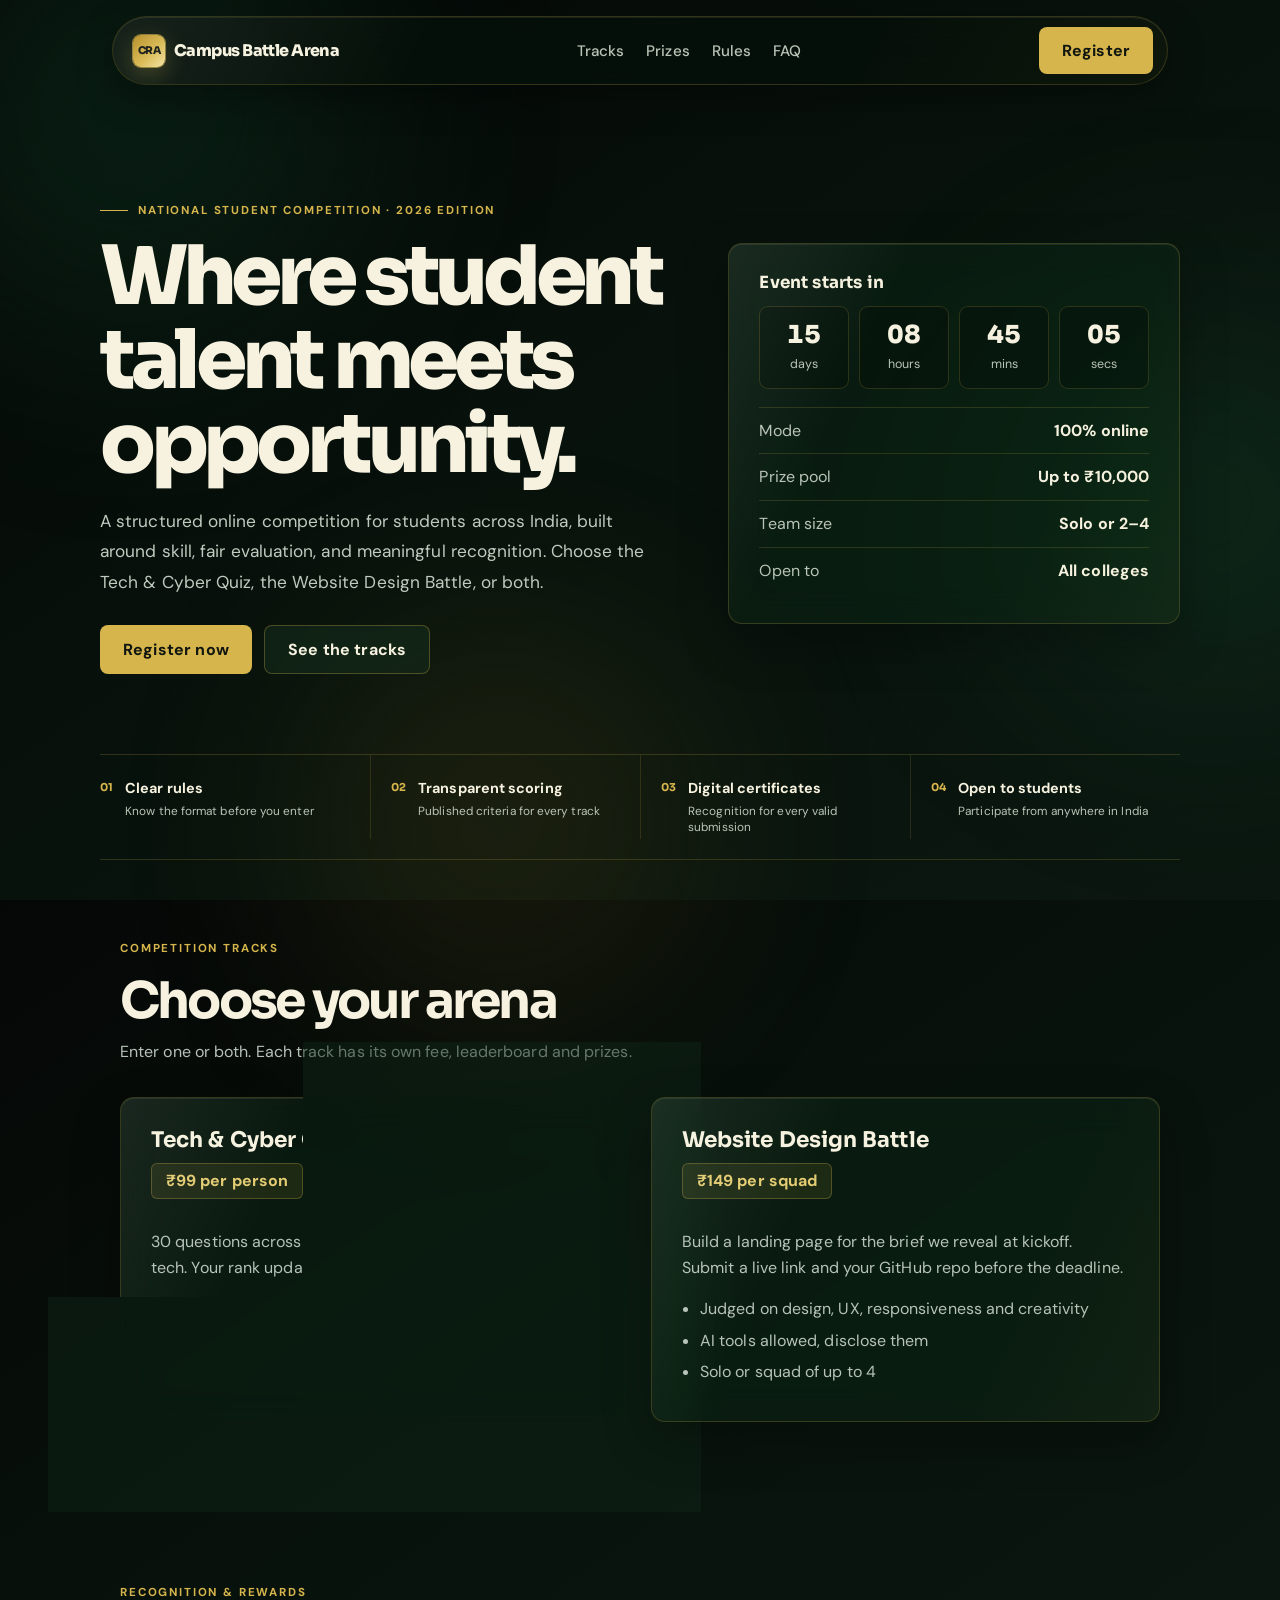
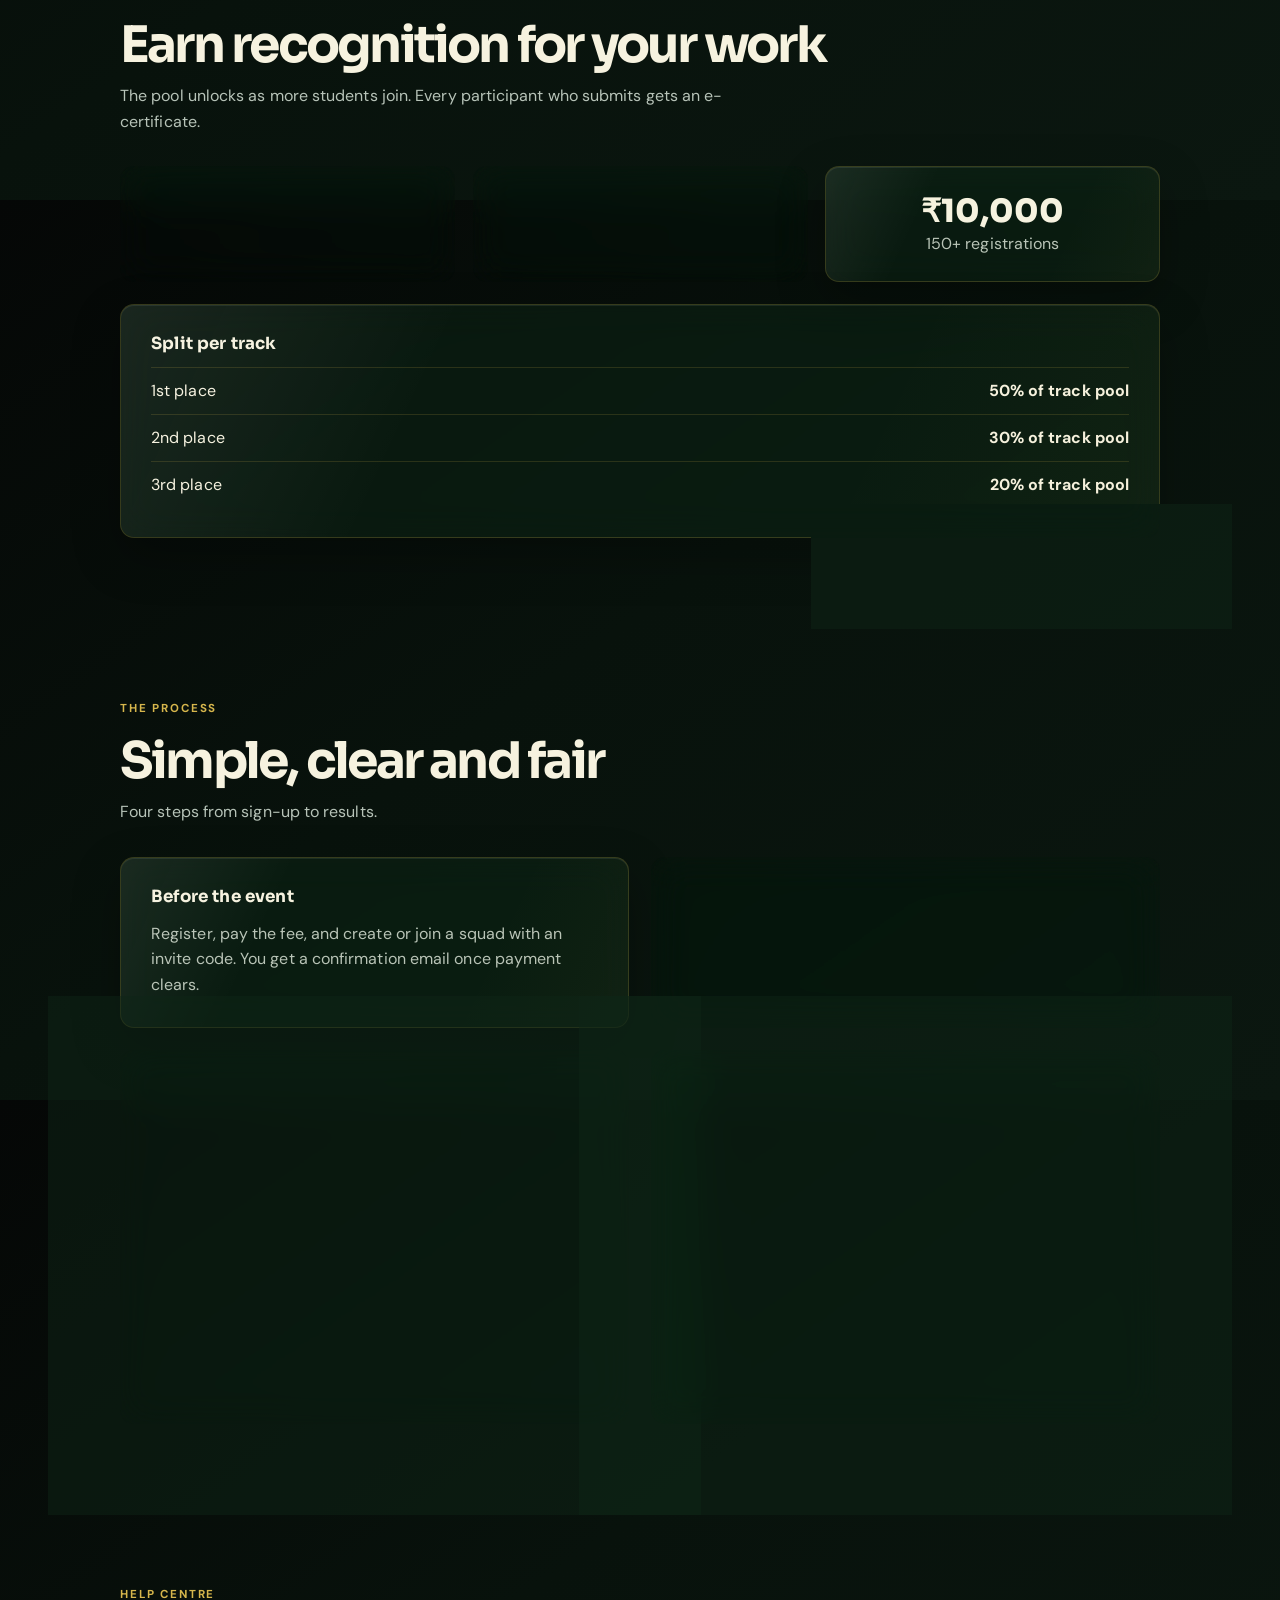
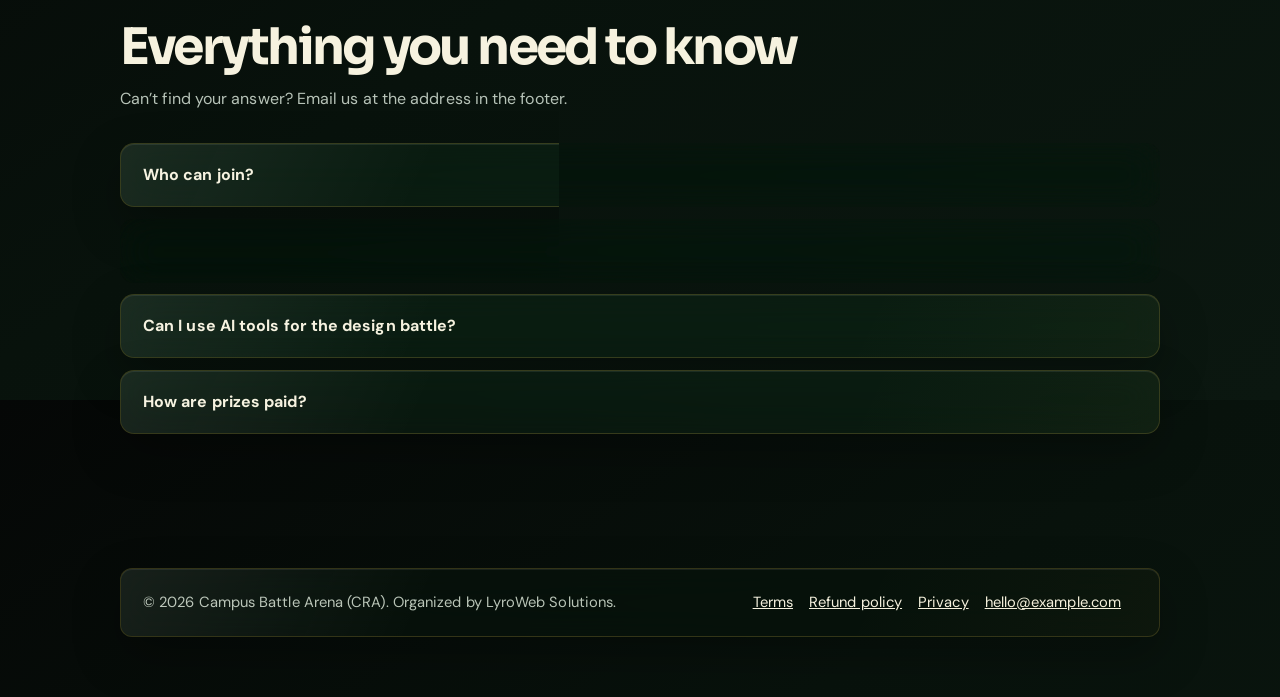
<file: CampusBattleArena_CRA.html>
<!DOCTYPE html>
<html lang="en">
<head>
<meta charset="UTF-8">
<meta name="viewport" content="width=device-width, initial-scale=1, viewport-fit=cover">
<title>Campus Battle Arena (CRA) 2026 – Online Tech Quiz &amp; Website Design Battle</title>
<link rel="preconnect" href="https://fonts.googleapis.com">
<link href="https://fonts.googleapis.com/css2?family=Sora:wght@400;600;800&family=DM+Sans:wght@400;500;700&display=swap" rel="stylesheet">
<style>
:root{
  --bg1:#050807;--bg2:#0b1710;--o1:#0d6b3b;--o2:#1fbd72;--o3:#c9a227;
  --text:#f6f2df;--muted:#b9c4b7;--glass:rgba(20,50,31,.42);--glass2:rgba(35,83,50,.58);
  --line:rgba(197,164,55,.34);--accent:#d6b64c;--btn:#d6b64c;--btntext:#10150f;--shadow:rgba(0,0,0,.58);
  box-sizing:border-box;padding-top:env(safe-area-inset-top,0px);padding-bottom:env(safe-area-inset-bottom,0px);
}
@media (prefers-color-scheme:light){:root:not([data-theme="dark"]){
  --bg1:#0a0e0b;--bg2:#122219;--o1:#16834b;--o2:#45c982;--o3:#d6b64c;
  --text:#f6f2df;--muted:#b9c4b7;--glass:rgba(20,50,31,.44);--glass2:rgba(35,83,50,.6);
  --line:rgba(214,182,76,.46);--accent:#d6b64c;--btn:#d6b64c;--btntext:#10150f;--shadow:rgba(0,0,0,.42)}}
:root[data-theme="dark"]{--bg1:#050807;--bg2:#0b1710}
html{scroll-behavior:smooth;scroll-padding-top:80px;height:100%}
*,*::before,*::after{box-sizing:border-box}
body{margin:0;min-height:100%;font:400 16px/1.6 'DM Sans',system-ui,sans-serif;color:var(--text);
  background:linear-gradient(135deg,var(--bg1),var(--bg2));background-attachment:fixed;overflow-x:hidden}
.orb{position:fixed;border-radius:50%;filter:blur(90px);opacity:.7;z-index:-1;pointer-events:none}
.orb.a{width:420px;height:420px;background:var(--o1);top:-100px;left:-80px}
.orb.b{width:380px;height:380px;background:var(--o2);top:35%;right:-120px;opacity:.5}
.orb.c{width:360px;height:360px;background:var(--o3);bottom:-100px;left:25%;opacity:.5}
h1,h2,h3{font-family:'Sora',sans-serif;line-height:1.1;margin:0}
.wrap{max-width:1080px;margin:0 auto;padding:0 20px}
.glass{background:var(--glass);border:1px solid var(--line);border-radius:22px;
  -webkit-backdrop-filter:blur(18px) saturate(150%);backdrop-filter:blur(18px) saturate(150%);
  box-shadow:0 10px 40px var(--shadow),inset 0 1px 0 rgba(255,255,255,.25)}
nav{position:sticky;top:12px;z-index:20;margin:12px auto 0;max-width:1080px;padding:0 12px}
nav .glass{display:flex;align-items:center;justify-content:space-between;padding:10px 14px 10px 20px;border-radius:999px}
.logo{font:800 1.1rem 'Sora';letter-spacing:-.02em}
nav ul{display:flex;gap:22px;list-style:none;margin:0;padding:0}
nav a{color:var(--muted);text-decoration:none;font-weight:500;font-size:.95rem}
nav a:hover,nav a:focus-visible{color:var(--text)}
.btn{display:inline-block;border:0;cursor:pointer;font:700 1rem 'DM Sans';padding:13px 26px;border-radius:999px;
  background:var(--btn);color:var(--btntext);text-decoration:none;transition:transform .15s}
.btn:hover{transform:translateY(-2px)}
.btn.ghost{background:var(--glass2);color:var(--text);border:1px solid var(--line)}
:focus-visible{outline:3px solid var(--accent);outline-offset:3px}
.hero{padding:90px 0 60px;display:grid;grid-template-columns:1.25fr 1fr;gap:36px;align-items:center}
.hero h1{font-size:clamp(2.6rem,7vw,5rem);font-weight:800;letter-spacing:-.04em}
.hero p.lead{font-size:1.15rem;color:var(--muted);max-width:46ch;margin:20px 0 28px}
.cta{display:flex;gap:12px;flex-wrap:wrap}
.panel{padding:26px}
.panel h3{font-size:1.1rem;margin-bottom:14px}
.count{display:grid;grid-template-columns:repeat(4,1fr);gap:10px;text-align:center;margin-bottom:18px}
.count div{background:var(--glass);border:1px solid var(--line);border-radius:14px;padding:12px 4px}
.count b{display:block;font:800 1.7rem 'Sora'}
.count span{font-size:.78rem;color:var(--muted)}
.stat{display:flex;justify-content:space-between;padding:10px 0;border-top:1px solid var(--line);color:var(--muted)}
.stat b{color:var(--text)}
section{padding:60px 0}
section>.wrap>h2{font-size:clamp(1.9rem,4vw,2.8rem);letter-spacing:-.03em;margin-bottom:10px}
.sub{color:var(--muted);max-width:56ch;margin:0 0 32px}
.grid2{display:grid;grid-template-columns:1fr 1fr;gap:22px}
.grid3{display:grid;grid-template-columns:repeat(3,1fr);gap:18px}
.track{padding:30px}
.track h3{font-size:1.5rem;margin-bottom:6px}
.fee{display:inline-block;margin:6px 0 14px;padding:4px 14px;border-radius:999px;background:var(--glass2);border:1px solid var(--line);font-weight:700}
.track ul{padding-left:18px;color:var(--muted);margin:12px 0 0}
.track li{margin:6px 0}
.slab{padding:24px;text-align:center}
.slab b{font:800 2rem 'Sora';display:block}
.slab span{color:var(--muted)}
.rank{display:flex;justify-content:space-between;gap:10px;padding:10px 0;border-top:1px solid var(--line)}
details{padding:18px 22px;margin-bottom:12px}
summary{cursor:pointer;font-weight:700;list-style:none}
summary::-webkit-details-marker{display:none}
details p{color:var(--muted);margin:10px 0 0}
footer{padding:40px 0 60px;color:var(--muted);font-size:.92rem}
footer .glass{padding:22px;display:flex;justify-content:space-between;gap:16px;flex-wrap:wrap}
footer a{color:var(--text);margin-right:16px}
dialog{border:0;padding:0;background:transparent;color:var(--text);width:min(500px,92vw);max-height:92vh;overflow:auto}
dialog::backdrop{background:rgba(10,8,40,.55);backdrop-filter:blur(6px)}
.form{padding:28px;background:var(--bg1);background:linear-gradient(135deg,var(--bg1),var(--bg2))}
.form h3{font-size:1.4rem;margin-bottom:16px}
label{display:block;font-weight:500;font-size:.9rem;margin:12px 0 5px}
input,select{width:100%;padding:12px 14px;border-radius:12px;border:1px solid var(--line);background:var(--glass);color:var(--text);font:inherit}
select option{color:#1b1747}
input::placeholder{color:var(--muted)}
.row{display:grid;grid-template-columns:1fr 1fr;gap:12px}
.msg{margin-top:14px;padding:12px 14px;border-radius:12px;background:var(--glass2);border:1px solid var(--line);font-size:.92rem}
.hide{display:none}

/* CRA motion system */
:root{--ease:cubic-bezier(.22,1,.36,1)}
body::before{content:"";position:fixed;inset:0;pointer-events:none;z-index:-1;opacity:.22;background-image:linear-gradient(rgba(255,255,255,.06) 1px,transparent 1px),linear-gradient(90deg,rgba(255,255,255,.06) 1px,transparent 1px);background-size:54px 54px;mask-image:linear-gradient(to bottom,black,transparent 78%)}
.orb{animation:orbFloat 15s ease-in-out infinite alternate}
.orb.b{animation-delay:-5s;animation-duration:19s}.orb.c{animation-delay:-9s;animation-duration:22s}
@keyframes orbFloat{from{transform:translate3d(0,0,0) scale(1)}to{transform:translate3d(24px,-32px,0) scale(1.08)}}
.logo{display:inline-flex;align-items:center;gap:9px;white-space:nowrap}
.logo-mark{display:inline-grid;place-items:center;width:34px;height:34px;border-radius:11px;color:#10150f;background:linear-gradient(135deg,#b38a20,var(--accent) 55%,#f4e3a0);font:800 .72rem 'Sora';letter-spacing:-.06em;box-shadow:0 0 0 1px rgba(214,182,76,.6),0 8px 24px rgba(214,182,76,.28);transition:transform .35s var(--ease),box-shadow .35s var(--ease)}
nav .glass{transition:background .35s ease,border-color .35s ease,box-shadow .35s ease}
nav .glass:hover{background:rgba(255,255,255,.14);border-color:rgba(255,255,255,.42);box-shadow:0 16px 54px var(--shadow),inset 0 1px 0 rgba(255,255,255,.32)}
nav .glass:hover .logo-mark{transform:rotate(-8deg) scale(1.08);box-shadow:0 0 0 1px rgba(214,182,76,.8),0 10px 32px rgba(214,182,76,.42)}
nav a{position:relative;transition:color .25s ease}nav a::after{content:"";position:absolute;left:0;right:100%;bottom:-5px;height:2px;border-radius:2px;background:var(--accent);transition:right .3s var(--ease)}nav a:hover::after,nav a:focus-visible::after{right:0}
.glass{position:relative;overflow:hidden;transition:transform .45s var(--ease),border-color .35s ease,box-shadow .45s var(--ease),background .35s ease}
.glass::before{content:"";position:absolute;inset:0;pointer-events:none;background:linear-gradient(115deg,rgba(255,255,255,.15),transparent 30%,transparent 68%,rgba(255,255,255,.06));opacity:.65}
.track:hover,.slab:hover,.panel:hover,details:hover{transform:translateY(-7px);border-color:rgba(255,255,255,.48);box-shadow:0 22px 60px var(--shadow),0 0 0 1px rgba(214,182,76,.12),inset 0 1px 0 rgba(255,255,255,.35)}
.track h3,.slab b,.panel h3{transition:color .3s ease,text-shadow .3s ease}.track:hover h3,.slab:hover b{color:var(--accent);text-shadow:0 0 24px rgba(214,182,76,.25)}
.btn{position:relative;overflow:hidden;isolation:isolate;transition:transform .35s var(--ease),box-shadow .35s var(--ease),background .35s ease}
.btn::before{content:"";position:absolute;z-index:-1;top:-40%;bottom:-40%;left:-70%;width:42%;transform:skewX(-20deg);background:rgba(255,255,255,.6);transition:left .55s var(--ease)}
.btn:hover{transform:translateY(-4px) scale(1.025);box-shadow:0 13px 30px rgba(6,5,35,.3)}.btn:hover::before{left:135%}.btn:active{transform:translateY(-1px) scale(.99)}
.count div{transition:transform .3s var(--ease),background .3s ease,border-color .3s ease}.count div:hover{transform:translateY(-4px) scale(1.035);background:rgba(255,255,255,.18);border-color:rgba(255,255,255,.5)}
.count b{font-variant-numeric:tabular-nums}
.hero>div{animation:riseIn .8s var(--ease) both}.hero aside{animation:riseIn .8s .12s var(--ease) both}
section{animation:sectionIn .8s var(--ease) both;animation-timeline:view();animation-range:entry 0% cover 26%}
@keyframes riseIn{from{opacity:0;transform:translateY(24px)}to{opacity:1;transform:translateY(0)}}
@keyframes sectionIn{from{opacity:.2;transform:translateY(28px)}to{opacity:1;transform:translateY(0)}}
.fee{transition:transform .3s var(--ease),background .3s ease,color .3s ease}.track:hover .fee{transform:translateX(5px);background:var(--accent);color:#10150f}
details summary{transition:color .25s ease}details:hover summary{color:var(--accent)}details[open]{background:rgba(255,255,255,.14);box-shadow:0 16px 44px var(--shadow)}
dialog[open]{animation:dialogIn .42s var(--ease)}@keyframes dialogIn{from{opacity:0;transform:translateY(18px) scale(.96)}to{opacity:1;transform:translateY(0) scale(1)}}
@media (prefers-reduced-motion:reduce){.orb,.hero>div,.hero aside,section{animation:none!important}.glass,.btn,.count div{transition:none!important}}

@media (max-width:820px){
  .hero,.grid2,.grid3{grid-template-columns:1fr}
  nav ul{display:none}.hero{padding-top:50px}
}
@media (prefers-reduced-motion:reduce){*{transition:none!important;scroll-behavior:auto!important}}

/* Professional CRA presentation layer */
body{background:linear-gradient(145deg,#050706 0%,#08120c 48%,#0b1710 100%);letter-spacing:.005em}
body::before{opacity:.08;background-size:72px 72px}
.orb{filter:blur(120px);opacity:.28}.orb.a{background:#145b37}.orb.b{background:#277b4b;opacity:.2}.orb.c{background:#997b24;opacity:.16}
nav{top:16px}nav .glass{background:rgba(7,16,10,.82);border-color:rgba(214,182,76,.22);box-shadow:0 12px 36px rgba(0,0,0,.34),inset 0 1px 0 rgba(255,255,255,.08)}
.logo{font-size:1rem;letter-spacing:-.035em}.logo-mark{width:32px;height:32px;border-radius:8px;font-size:.66rem}
.hero{padding-top:112px;padding-bottom:76px;gap:64px}.hero h1{max-width:680px;font-size:clamp(2.8rem,6.4vw,5.6rem);letter-spacing:-.065em;line-height:1.02}.hero p.lead{max-width:57ch;font-size:1.08rem;line-height:1.75;color:#c0cbbf}
.eyebrow,.section-kicker{font:700 .72rem/1.2 'DM Sans';letter-spacing:.16em;color:var(--accent);margin:0 0 18px}.eyebrow{display:inline-flex;align-items:center;gap:10px}.eyebrow::before{content:"";width:28px;height:1px;background:var(--accent)}
.btn{padding:13px 23px;border-radius:8px;letter-spacing:.01em}.btn.ghost{background:rgba(20,48,30,.5);border-color:rgba(214,182,76,.3)}
.glass{background:rgba(15,38,23,.48);border-color:rgba(214,182,76,.22);border-radius:14px;box-shadow:0 18px 48px rgba(0,0,0,.28),inset 0 1px 0 rgba(255,255,255,.08)}
.glass::before{background:linear-gradient(115deg,rgba(255,255,255,.07),transparent 30%,transparent 70%,rgba(214,182,76,.035));opacity:1}
.panel{padding:30px}.panel h3{font-size:1.05rem;letter-spacing:.01em}.count div{border-radius:9px;background:rgba(4,13,8,.34);border-color:rgba(214,182,76,.18)}.count b{font-size:1.55rem}.stat{border-color:rgba(214,182,76,.17)}
.trust-bar{display:grid;grid-template-columns:repeat(4,1fr);gap:0;margin-top:4px;padding:0 0 20px;border-top:1px solid rgba(214,182,76,.2);border-bottom:1px solid rgba(214,182,76,.2)}.trust-bar>div{display:flex;gap:12px;align-items:flex-start;padding:22px 20px 4px 0}.trust-bar>div+div{padding-left:20px;border-left:1px solid rgba(214,182,76,.15)}.trust-icon{font:700 .68rem 'Sora';color:var(--accent);padding-top:3px}.trust-bar b,.trust-bar small{display:block}.trust-bar b{font-size:.9rem;color:var(--text)}.trust-bar small{margin-top:3px;color:var(--muted);font-size:.74rem;line-height:1.35}
section{padding:82px 0}section>.wrap>h2{font-size:clamp(2rem,4vw,3.15rem);letter-spacing:-.055em}section>.wrap>.sub{max-width:60ch}.track,.slab,.panel,details{transition:transform .35s var(--ease),border-color .35s ease,box-shadow .35s ease}.track:hover,.slab:hover,.panel:hover,details:hover{transform:translateY(-4px);border-color:rgba(214,182,76,.48);box-shadow:0 20px 52px rgba(0,0,0,.42),inset 0 1px 0 rgba(255,255,255,.12)}
.track h3{font-size:1.35rem}.track p,.track li,.sub,details p{color:#b7c3b8}.fee{border-radius:6px;background:rgba(214,182,76,.1);border-color:rgba(214,182,76,.28);color:#e3cc72}.rank{border-color:rgba(214,182,76,.16)}
footer .glass{border-radius:12px;background:rgba(7,18,11,.75)}
@media (max-width:820px){.hero{padding-top:76px;gap:34px}.trust-bar{grid-template-columns:1fr 1fr}.trust-bar>div+div{padding-left:0;border-left:0}.trust-bar>div{padding-right:12px}.trust-bar>div:nth-child(even){padding-left:12px;border-left:1px solid rgba(214,182,76,.15)}}
@media (max-width:520px){.trust-bar{grid-template-columns:1fr}.trust-bar>div,.trust-bar>div:nth-child(even){padding:16px 0;border-left:0;border-top:1px solid rgba(214,182,76,.15)}.trust-bar>div:first-child{border-top:0}}

</style>
</head>
<body>
<div class="orb a"></div><div class="orb b"></div><div class="orb c"></div>

<nav><div class="glass">
  <span class="logo"><span class="logo-mark">CRA</span> Campus Battle Arena</span>
  <ul><li><a href="#tracks">Tracks</a></li><li><a href="#prizes">Prizes</a></li><li><a href="#rules">Rules</a></li><li><a href="#faq">FAQ</a></li></ul>
  <button class="btn" data-open>Register</button>
</div></nav>

<main>
<div class="wrap hero">
  <div>
    <p class="eyebrow">NATIONAL STUDENT COMPETITION · 2026 EDITION</p><h1>Where student talent meets opportunity.</h1>
    <p class="lead">A structured online competition for students across India, built around skill, fair evaluation, and meaningful recognition. Choose the Tech &amp; Cyber Quiz, the Website Design Battle, or both.</p>
    <div class="cta"><button class="btn" data-open>Register now</button><a class="btn ghost" href="#tracks">See the tracks</a></div>
  </div>
  <aside class="glass panel" aria-label="Event summary">
    <h3 id="cdLabel">Event starts in</h3>
    <div class="count" id="count" role="timer">
      <div><b id="d">--</b><span>days</span></div><div><b id="h">--</b><span>hours</span></div>
      <div><b id="m">--</b><span>mins</span></div><div><b id="s">--</b><span>secs</span></div>
    </div>
    <div class="stat"><span>Mode</span><b>100% online</b></div>
    <div class="stat"><span>Prize pool</span><b>Up to ₹10,000</b></div>
    <div class="stat"><span>Team size</span><b>Solo or 2–4</b></div>
    <div class="stat"><span>Open to</span><b>All colleges</b></div>
  </aside>
</div>

<div class="trust-bar wrap" aria-label="Why participate in CRA">
  <div><span class="trust-icon">01</span><span><b>Clear rules</b><small>Know the format before you enter</small></span></div>
  <div><span class="trust-icon">02</span><span><b>Transparent scoring</b><small>Published criteria for every track</small></span></div>
  <div><span class="trust-icon">03</span><span><b>Digital certificates</b><small>Recognition for every valid submission</small></span></div>
  <div><span class="trust-icon">04</span><span><b>Open to students</b><small>Participate from anywhere in India</small></span></div>
</div>

<section id="tracks"><div class="wrap">
  <p class="section-kicker">COMPETITION TRACKS</p><h2>Choose your arena</h2>
  <p class="sub">Enter one or both. Each track has its own fee, leaderboard and prizes.</p>
  <div class="grid2">
    <article class="glass track">
      <h3>Tech &amp; Cyber Quiz Arena</h3>
      <span class="fee" data-fee="quiz">₹99 per person</span>
      <p>30 questions across AI, cybersecurity, internet and general tech. Your rank updates as soon as you submit.</p>
      <ul><li>20 minutes, one attempt</li><li>+1 correct, −0.25 wrong</li><li>Tab switching is tracked</li></ul>
    </article>
    <article class="glass track">
      <h3>Website Design Battle</h3>
      <span class="fee" data-fee="web">₹149 per squad</span>
      <p>Build a landing page for the brief we reveal at kickoff. Submit a live link and your GitHub repo before the deadline.</p>
      <ul><li>Judged on design, UX, responsiveness and creativity</li><li>AI tools allowed, disclose them</li><li>Solo or squad of up to 4</li></ul>
    </article>
  </div>
</div></section>

<section id="prizes"><div class="wrap">
  <p class="section-kicker">RECOGNITION &amp; REWARDS</p><h2>Earn recognition for your work</h2>
  <p class="sub">The pool unlocks as more students join. Every participant who submits gets an e-certificate.</p>
  <div class="grid3">
    <div class="glass slab"><b>₹3,000</b><span>50+ registrations</span></div>
    <div class="glass slab"><b>₹6,000</b><span>100+ registrations</span></div>
    <div class="glass slab"><b>₹10,000</b><span>150+ registrations</span></div>
  </div>
  <div class="glass panel" style="margin-top:22px">
    <h3>Split per track</h3>
    <div class="rank"><span>1st place</span><b>50% of track pool</b></div>
    <div class="rank"><span>2nd place</span><b>30% of track pool</b></div>
    <div class="rank"><span>3rd place</span><b>20% of track pool</b></div>
  </div>
</div></section>

<section id="rules"><div class="wrap">
  <p class="section-kicker">THE PROCESS</p><h2>Simple, clear and fair</h2>
  <p class="sub">Four steps from sign-up to results.</p>
  <div class="grid2">
    <div class="glass panel"><h3>Before the event</h3>
      <p style="color:var(--muted);margin:0">Register, pay the fee, and create or join a squad with an invite code. You get a confirmation email once payment clears.</p></div>
    <div class="glass panel"><h3>On event day</h3>
      <p style="color:var(--muted);margin:0">The quiz opens in a fixed window. The design brief goes live at kickoff, and submissions close at the deadline shown on your dashboard.</p></div>
    <div class="glass panel"><h3>Design scoring (100 points)</h3>
      <div class="rank"><span>Visual design</span><b>25</b></div><div class="rank"><span>UX and navigation</span><b>20</b></div>
      <div class="rank"><span>Responsiveness</span><b>20</b></div><div class="rank"><span>Creativity</span><b>20</b></div>
      <div class="rank"><span>Code quality</span><b>10</b></div><div class="rank"><span>Fit to brief</span><b>5</b></div></div>
    <div class="glass panel"><h3>Fair play</h3>
      <p style="color:var(--muted);margin:0">Cheating or copied work means disqualification with no refund. Ties are broken by time taken (quiz) or creativity score (design). Organizers’ decision is final.</p></div>
  </div>
</div></section>

<section id="faq"><div class="wrap">
  <p class="section-kicker">HELP CENTRE</p><h2>Everything you need to know</h2>
  <p class="sub">Can’t find your answer? Email us at the address in the footer.</p>
  <details class="glass"><summary>Who can join?</summary><p>Any college or school student in India. You can join solo or form a squad of up to 4, even across colleges.</p></details>
  <details class="glass"><summary>What if the event is cancelled?</summary><p>You get a full refund within 7–10 working days. Failed or duplicate payments are refunded too.</p></details>
  <details class="glass"><summary>Can I use AI tools for the design battle?</summary><p>Yes. Note which tools you used in your submission description. Copying another site wholesale is not allowed.</p></details>
  <details class="glass"><summary>How are prizes paid?</summary><p>By UPI or bank transfer within 15 days of result verification. We may ask for your college ID.</p></details>
</div></section>
</main>

<footer><div class="wrap"><div class="glass">
  <span>© 2026 Campus Battle Arena (CRA). Organized by LyroWeb Solutions.</span>
  <span><a href="#faq">Terms</a><a href="#faq">Refund policy</a><a href="#faq">Privacy</a><a href="mailto:hello@example.com">hello@example.com</a></span>
</div></div></footer>

<dialog id="dlg"><form class="glass form" id="regForm" method="dialog" novalidate>
  <h3>Register for Campus Battle Arena</h3>
  <label for="name">Full name</label><input id="name" required autocomplete="name">
  <div class="row">
    <div><label for="email">Email</label><input id="email" type="email" required autocomplete="email"></div>
    <div><label for="phone">Phone</label><input id="phone" type="tel" required autocomplete="tel"></div>
  </div>
  <label for="college">College</label><input id="college" required>
  <div class="row">
    <div><label for="track">Track</label><select id="track"><option value="quiz">Quiz</option><option value="web">Website Battle</option><option value="both">Both</option></select></div>
    <div><label for="mode">Join as</label><select id="mode"><option value="solo">Solo</option><option value="squad">Squad</option></select></div>
  </div>
  <div id="squadBox" class="hide"><label for="squad">Squad name or invite code</label><input id="squad" placeholder="New squad name, or code to join"></div>
  <div class="cta" style="margin-top:20px"><button class="btn" type="submit">Continue to payment</button><button class="btn ghost" type="button" id="close">Cancel</button></div>
  <div class="msg hide" id="msg" role="status"></div>
</form></dialog>

<script>
// ---- Edit these before launch ----
const CONFIG={start:"2026-12-20T19:00:00+05:30",fees:{quiz:99,web:149,both:219}};
// ----------------------------------
const $=id=>document.getElementById(id);
function tick(){
  const t=new Date(CONFIG.start)-new Date();
  if(isNaN(t)||t<=0){$("cdLabel").textContent="Event is live";["d","h","m","s"].forEach(k=>$(k).textContent="0");return}
  const v=[Math.floor(t/864e5),Math.floor(t/36e5)%24,Math.floor(t/6e4)%60,Math.floor(t/1e3)%60];
  ["d","h","m","s"].forEach((k,i)=>$(k).textContent=String(v[i]).padStart(2,"0"));
}
tick();setInterval(tick,1000);
const dlg=$("dlg");
document.querySelectorAll("[data-open]").forEach(b=>b.addEventListener("click",()=>dlg.showModal()));
$("close").onclick=()=>dlg.close();
$("mode").onchange=e=>$("squadBox").classList.toggle("hide",e.target.value!=="squad");
$("regForm").addEventListener("submit",e=>{
  e.preventDefault();
  const f=$("regForm");
  if(!f.checkValidity()){f.reportValidity();return}
  const data={name:$("name").value,email:$("email").value,phone:$("phone").value,college:$("college").value,
    track:$("track").value,mode:$("mode").value,squad:$("squad").value,amount:CONFIG.fees[$("track").value]};
  try{localStorage.setItem("cra-draft",JSON.stringify(data))}catch(_){}
  // TODO: send `data` to your backend, create the payment order, then redirect to the gateway.
  const m=$("msg");m.classList.remove("hide");
  m.textContent="Details saved. Amount due: ₹"+data.amount+". Payment opens here once the gateway is connected.";
});
</script>
</body>
</html>
</file>
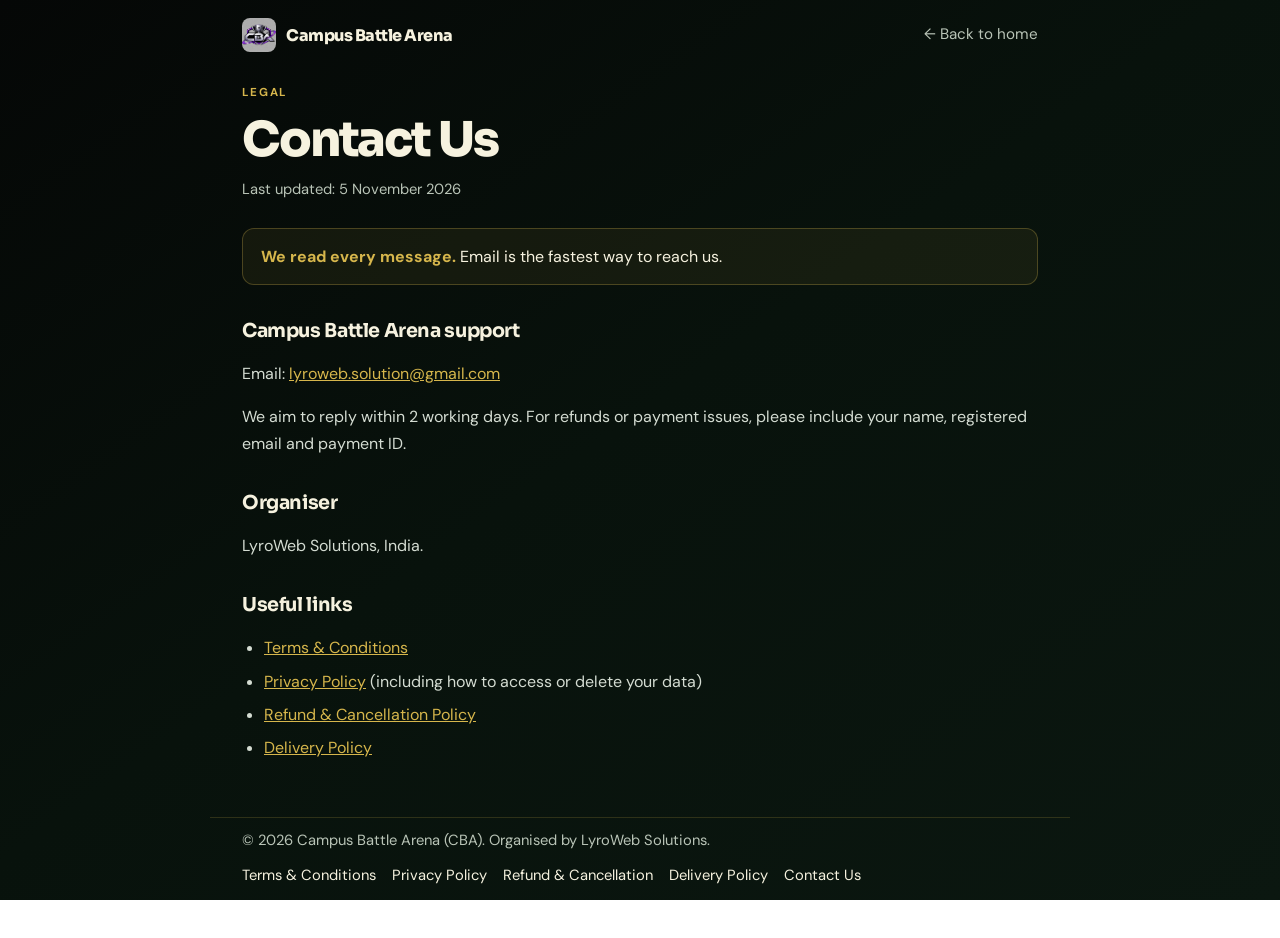
<file: contact.html>
<!doctype html>
<html lang="en"><head>
<meta charset="utf-8"><meta name="viewport" content="width=device-width,initial-scale=1,viewport-fit=cover">
<title>Contact Us · Campus Battle Arena</title>
<link rel="icon" type="image/png" href="cba.png">
<link rel="apple-touch-icon" href="cba.png">
<meta name="description" content="Contact Us for Campus Battle Arena, organised by LyroWeb Solutions.">
<link rel="preconnect" href="https://fonts.googleapis.com"><link rel="preconnect" href="https://fonts.gstatic.com" crossorigin>
<link href="https://fonts.googleapis.com/css2?family=Sora:wght@700;800&family=DM+Sans:wght@400;500;700&display=swap" rel="stylesheet">
<link rel="stylesheet" href="legal.css">
</head><body>
<header class="top"><a class="logo" href="index.html"><img src="cba.png" alt="Campus Battle Arena logo" class="logo-img"> Campus Battle Arena</a><a class="back" href="index.html">← Back to home</a></header>
<main>
<p class="eyebrow">LEGAL</p><h1>Contact Us</h1><p class="updated">Last updated: 5 November 2026</p>
<div class="note"><b>We read every message.</b> Email is the fastest way to reach us.</div>

<h2>Campus Battle Arena support</h2>
<p>Email: <a href="mailto:lyroweb.solution@gmail.com">lyroweb.solution@gmail.com</a></p>
<p>We aim to reply within 2 working days. For refunds or payment issues, please include your name, registered email and payment ID.</p>

<h2>Organiser</h2>
<p>LyroWeb Solutions, India.</p>

<h2>Useful links</h2>
<ul>
<li><a href="terms.html">Terms &amp; Conditions</a></li>
<li><a href="privacy.html">Privacy Policy</a> (including how to access or delete your data)</li>
<li><a href="refund.html">Refund &amp; Cancellation Policy</a></li>
<li><a href="delivery.html">Delivery Policy</a></li>
</ul>

</main>
<footer>© 2026 Campus Battle Arena (CBA). Organised by LyroWeb Solutions.<br><a href="terms.html">Terms &amp; Conditions</a><a href="privacy.html">Privacy Policy</a><a href="refund.html">Refund &amp; Cancellation</a><a href="delivery.html">Delivery Policy</a><a href="contact.html">Contact Us</a></footer>
</body></html>
</file>
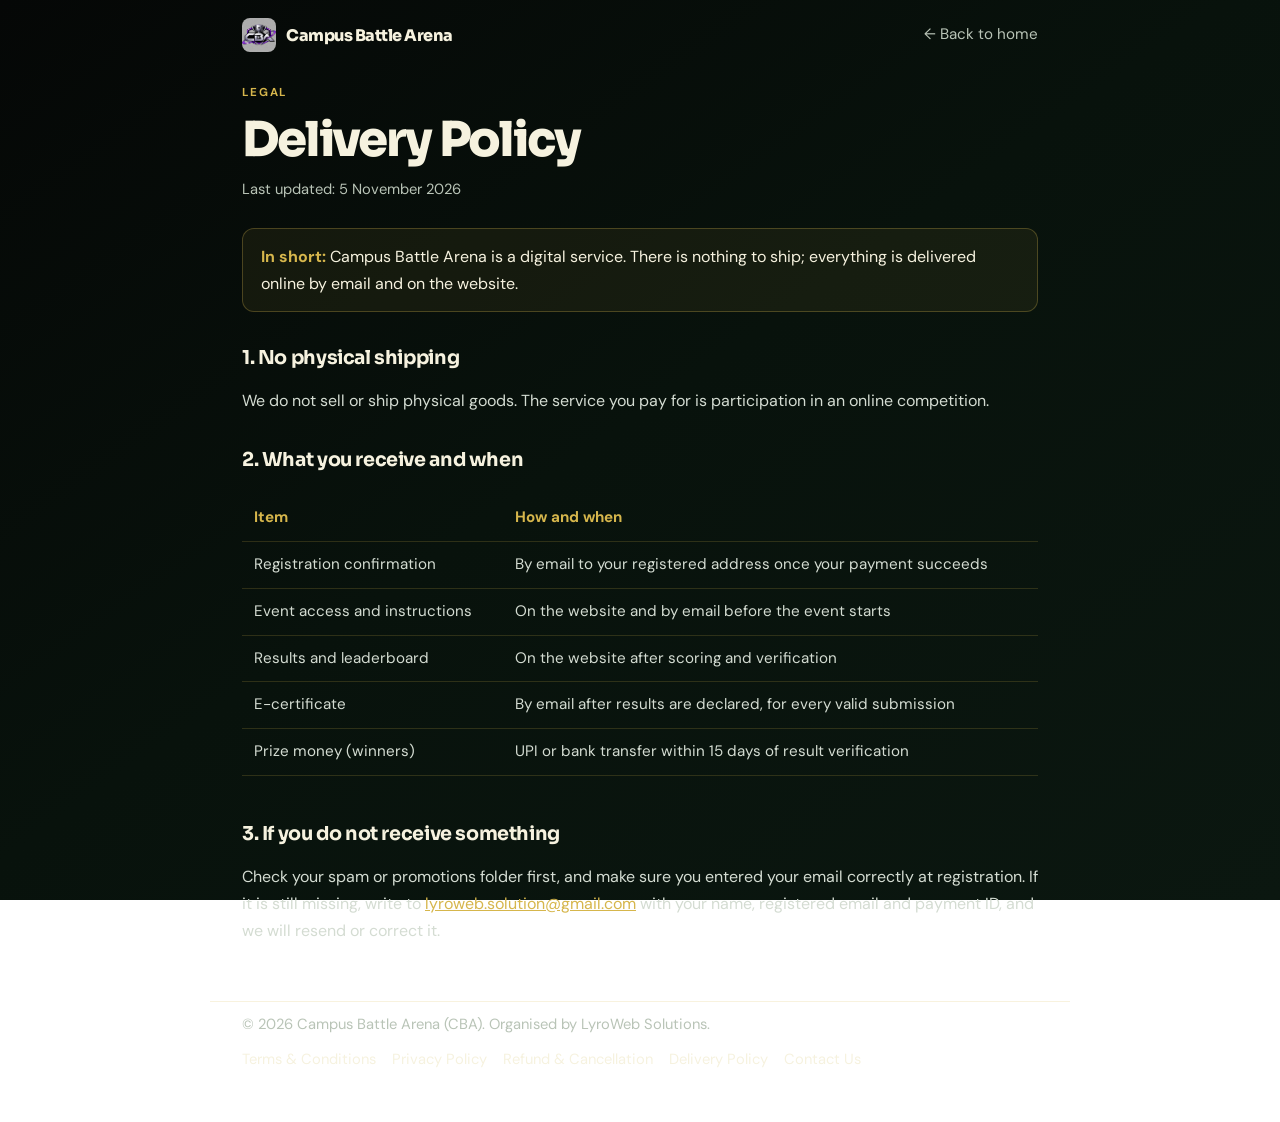
<file: delivery.html>
<!doctype html>
<html lang="en"><head>
<meta charset="utf-8"><meta name="viewport" content="width=device-width,initial-scale=1,viewport-fit=cover">
<title>Delivery Policy · Campus Battle Arena</title>
<link rel="icon" type="image/png" href="cba.png">
<link rel="apple-touch-icon" href="cba.png">
<meta name="description" content="Delivery Policy for Campus Battle Arena, organised by LyroWeb Solutions.">
<link rel="preconnect" href="https://fonts.googleapis.com"><link rel="preconnect" href="https://fonts.gstatic.com" crossorigin>
<link href="https://fonts.googleapis.com/css2?family=Sora:wght@700;800&family=DM+Sans:wght@400;500;700&display=swap" rel="stylesheet">
<link rel="stylesheet" href="legal.css">
</head><body>
<header class="top"><a class="logo" href="index.html"><img src="cba.png" alt="Campus Battle Arena logo" class="logo-img"> Campus Battle Arena</a><a class="back" href="index.html">← Back to home</a></header>
<main>
<p class="eyebrow">LEGAL</p><h1>Delivery Policy</h1><p class="updated">Last updated: 5 November 2026</p>
<div class="note"><b>In short:</b> Campus Battle Arena is a digital service. There is nothing to ship; everything is delivered online by email and on the website.</div>

<h2>1. No physical shipping</h2>
<p>We do not sell or ship physical goods. The service you pay for is participation in an online competition.</p>

<h2>2. What you receive and when</h2>
<div class="tw"><table>
<tr><th>Item</th><th>How and when</th></tr>
<tr><td>Registration confirmation</td><td>By email to your registered address once your payment succeeds</td></tr>
<tr><td>Event access and instructions</td><td>On the website and by email before the event starts</td></tr>
<tr><td>Results and leaderboard</td><td>On the website after scoring and verification</td></tr>
<tr><td>E-certificate</td><td>By email after results are declared, for every valid submission</td></tr>
<tr><td>Prize money (winners)</td><td>UPI or bank transfer within 15 days of result verification</td></tr>
</table></div>

<h2>3. If you do not receive something</h2>
<p>Check your spam or promotions folder first, and make sure you entered your email correctly at registration. If it is still missing, write to <a href="mailto:lyroweb.solution@gmail.com">lyroweb.solution@gmail.com</a> with your name, registered email and payment ID, and we will resend or correct it.</p>

</main>
<footer>© 2026 Campus Battle Arena (CBA). Organised by LyroWeb Solutions.<br><a href="terms.html">Terms &amp; Conditions</a><a href="privacy.html">Privacy Policy</a><a href="refund.html">Refund &amp; Cancellation</a><a href="delivery.html">Delivery Policy</a><a href="contact.html">Contact Us</a></footer>
</body></html>
</file>
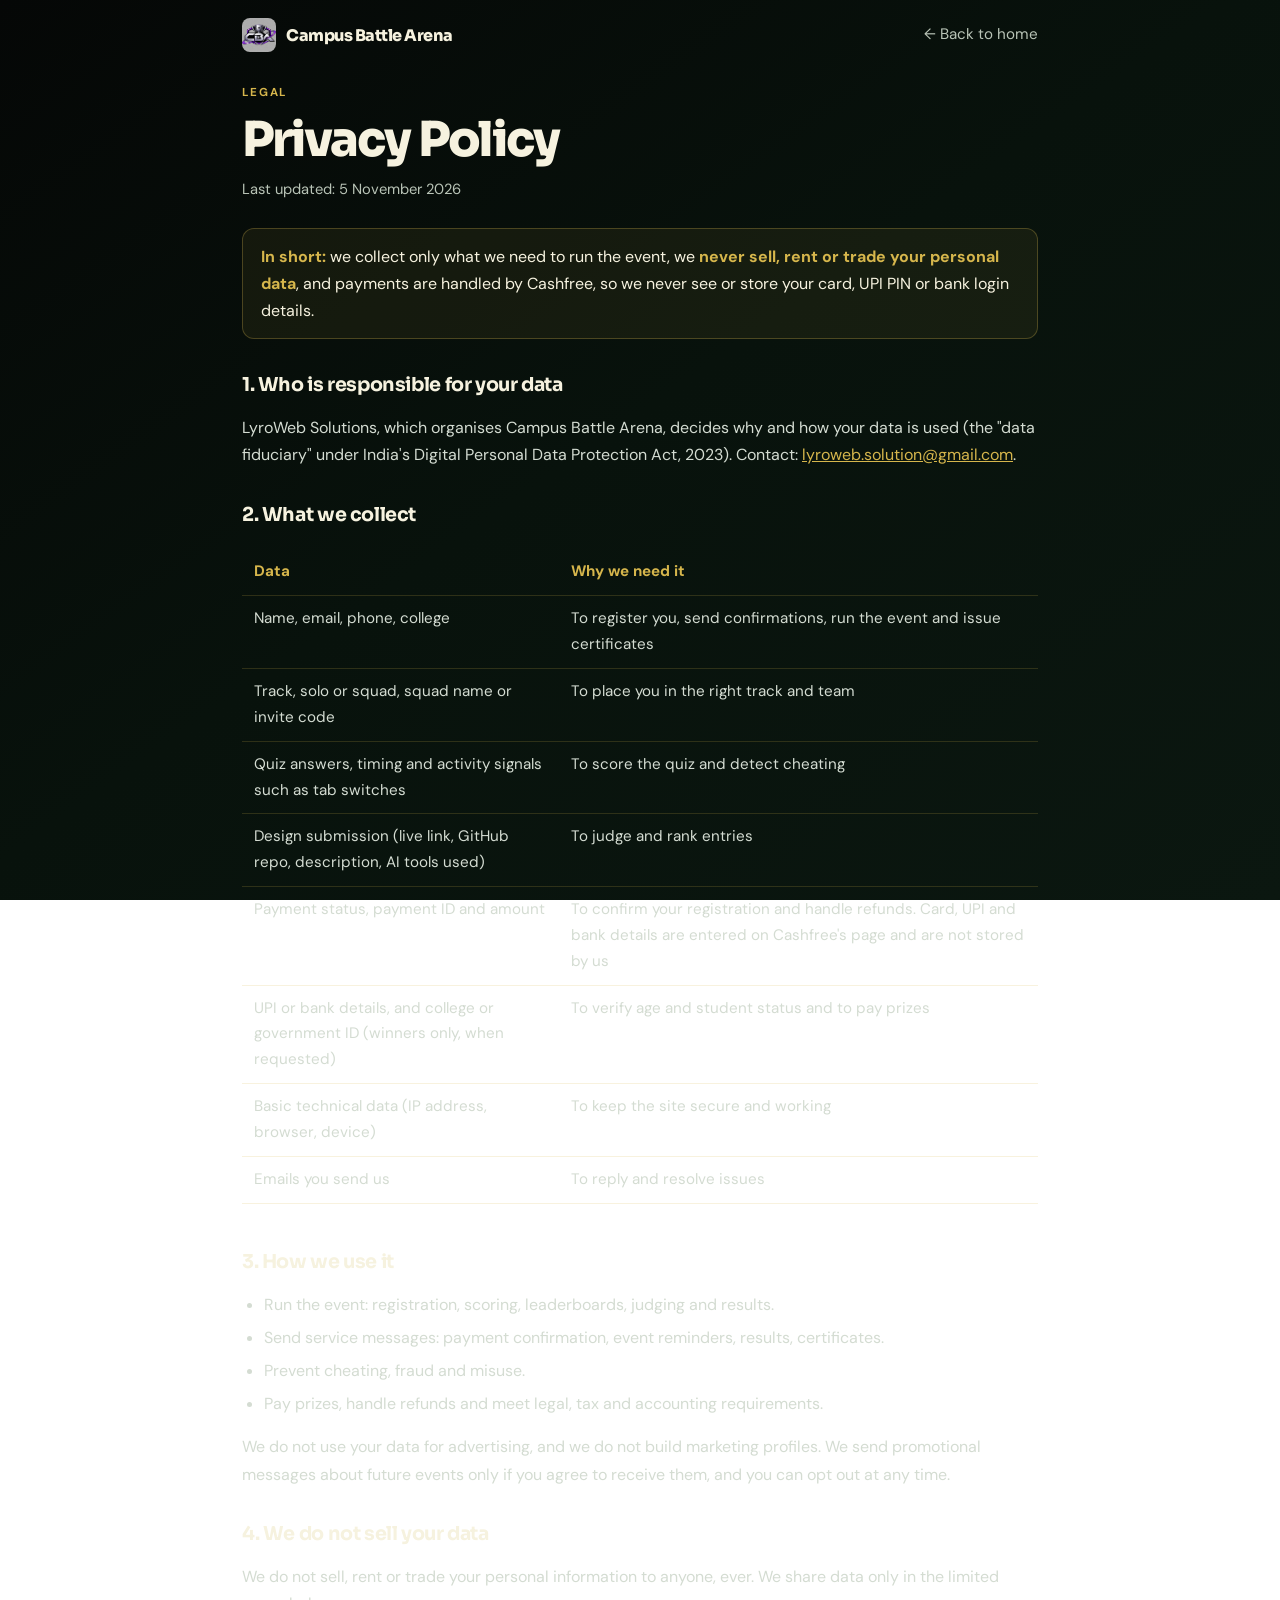
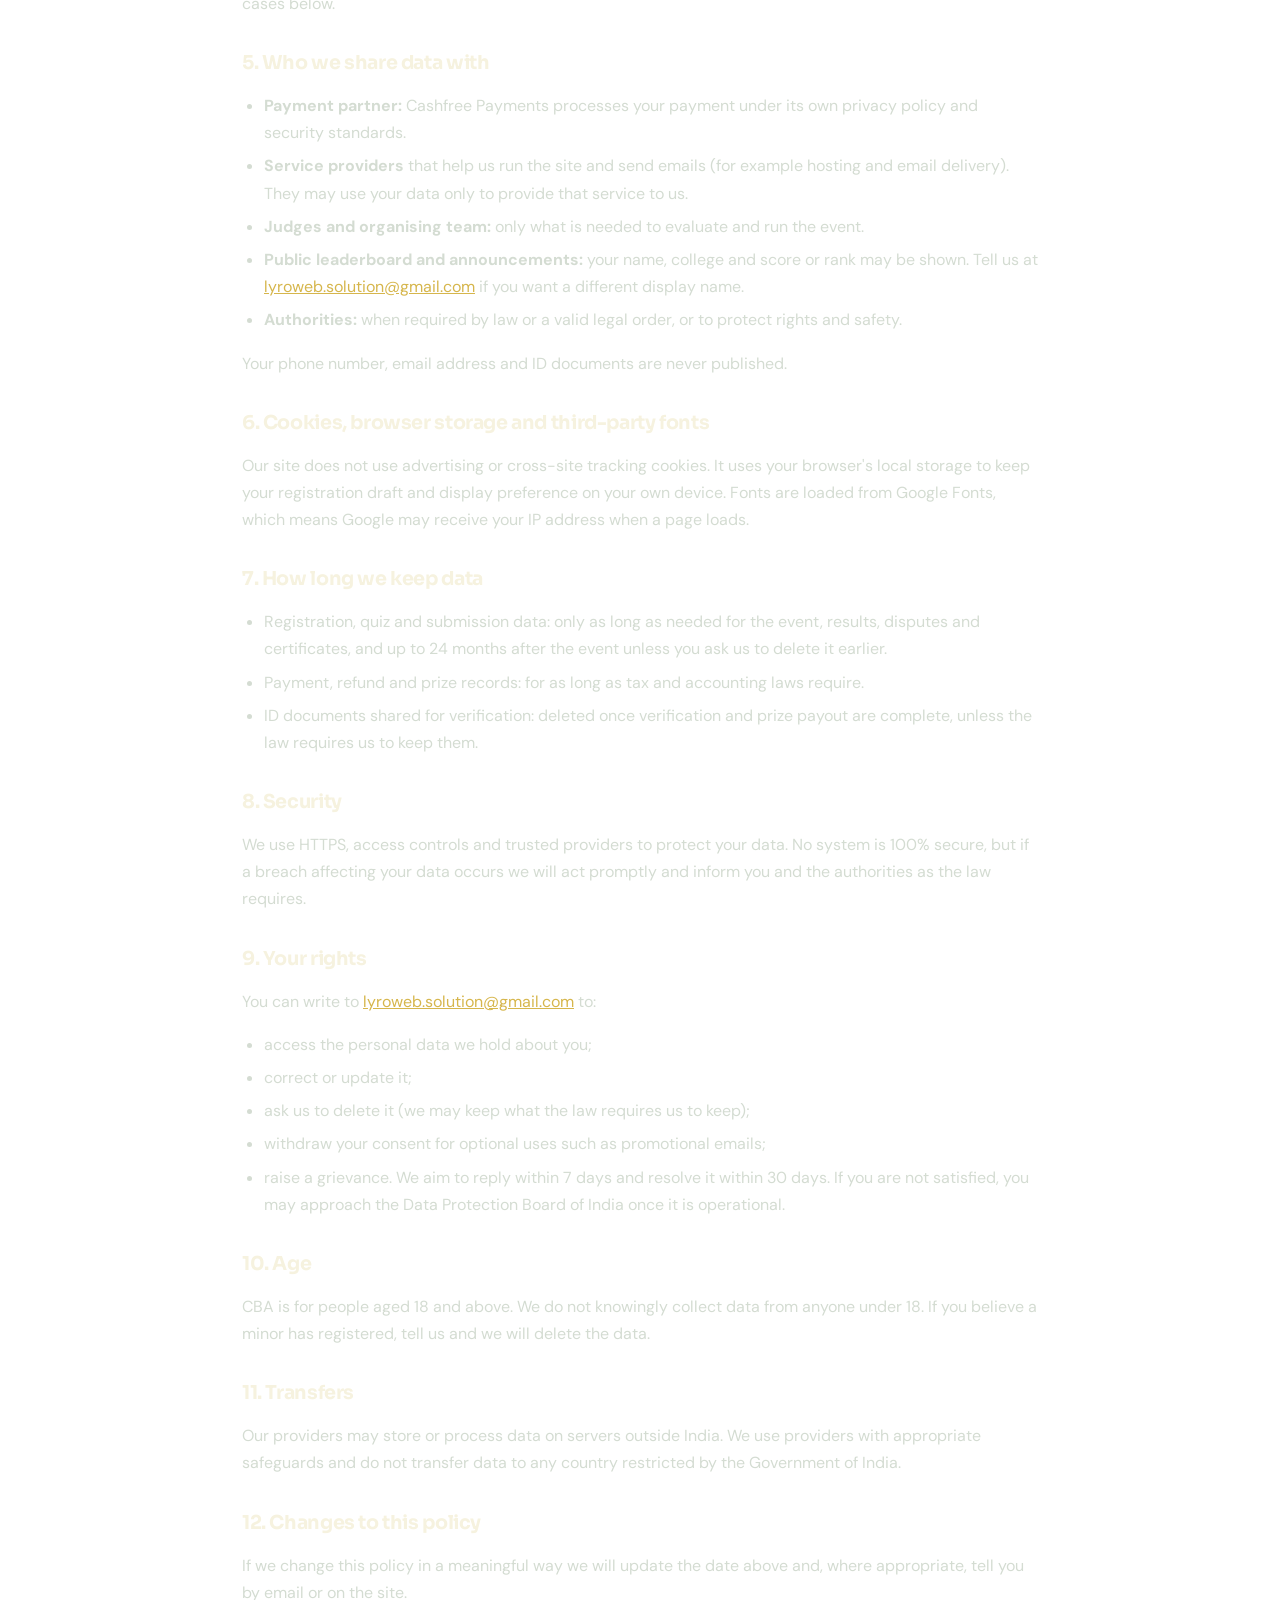
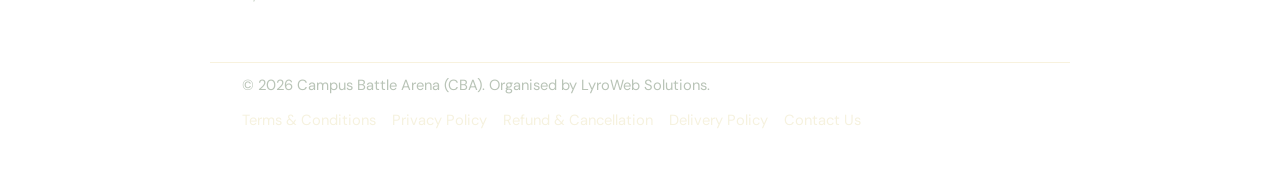
<file: privacy.html>
<!doctype html>
<html lang="en"><head>
<meta charset="utf-8"><meta name="viewport" content="width=device-width,initial-scale=1,viewport-fit=cover">
<title>Privacy Policy · Campus Battle Arena</title>
<link rel="icon" type="image/png" href="cba.png">
<link rel="apple-touch-icon" href="cba.png">
<meta name="description" content="Privacy Policy for Campus Battle Arena, organised by LyroWeb Solutions.">
<link rel="preconnect" href="https://fonts.googleapis.com"><link rel="preconnect" href="https://fonts.gstatic.com" crossorigin>
<link href="https://fonts.googleapis.com/css2?family=Sora:wght@700;800&family=DM+Sans:wght@400;500;700&display=swap" rel="stylesheet">
<link rel="stylesheet" href="legal.css">
</head><body>
<header class="top"><a class="logo" href="index.html"><img src="cba.png" alt="Campus Battle Arena logo" class="logo-img"> Campus Battle Arena</a><a class="back" href="index.html">← Back to home</a></header>
<main>
<p class="eyebrow">LEGAL</p><h1>Privacy Policy</h1><p class="updated">Last updated: 5 November 2026</p>
<div class="note"><b>In short:</b> we collect only what we need to run the event, we <b>never sell, rent or trade your personal data</b>, and payments are handled by Cashfree, so we never see or store your card, UPI PIN or bank login details.</div>

<h2>1. Who is responsible for your data</h2>
<p>LyroWeb Solutions, which organises Campus Battle Arena, decides why and how your data is used (the "data fiduciary" under India's Digital Personal Data Protection Act, 2023). Contact: <a href="mailto:lyroweb.solution@gmail.com">lyroweb.solution@gmail.com</a>.</p>

<h2>2. What we collect</h2>
<div class="tw"><table>
<tr><th>Data</th><th>Why we need it</th></tr>
<tr><td>Name, email, phone, college</td><td>To register you, send confirmations, run the event and issue certificates</td></tr>
<tr><td>Track, solo or squad, squad name or invite code</td><td>To place you in the right track and team</td></tr>
<tr><td>Quiz answers, timing and activity signals such as tab switches</td><td>To score the quiz and detect cheating</td></tr>
<tr><td>Design submission (live link, GitHub repo, description, AI tools used)</td><td>To judge and rank entries</td></tr>
<tr><td>Payment status, payment ID and amount</td><td>To confirm your registration and handle refunds. Card, UPI and bank details are entered on Cashfree's page and are not stored by us</td></tr>
<tr><td>UPI or bank details, and college or government ID (winners only, when requested)</td><td>To verify age and student status and to pay prizes</td></tr>
<tr><td>Basic technical data (IP address, browser, device)</td><td>To keep the site secure and working</td></tr>
<tr><td>Emails you send us</td><td>To reply and resolve issues</td></tr>
</table></div>

<h2>3. How we use it</h2>
<ul>
<li>Run the event: registration, scoring, leaderboards, judging and results.</li>
<li>Send service messages: payment confirmation, event reminders, results, certificates.</li>
<li>Prevent cheating, fraud and misuse.</li>
<li>Pay prizes, handle refunds and meet legal, tax and accounting requirements.</li>
</ul>
<p>We do not use your data for advertising, and we do not build marketing profiles. We send promotional messages about future events only if you agree to receive them, and you can opt out at any time.</p>

<h2>4. We do not sell your data</h2>
<p>We do not sell, rent or trade your personal information to anyone, ever. We share data only in the limited cases below.</p>

<h2>5. Who we share data with</h2>
<ul>
<li><b>Payment partner:</b> Cashfree Payments processes your payment under its own privacy policy and security standards.</li>
<li><b>Service providers</b> that help us run the site and send emails (for example hosting and email delivery). They may use your data only to provide that service to us.</li>
<li><b>Judges and organising team:</b> only what is needed to evaluate and run the event.</li>
<li><b>Public leaderboard and announcements:</b> your name, college and score or rank may be shown. Tell us at <a href="mailto:lyroweb.solution@gmail.com">lyroweb.solution@gmail.com</a> if you want a different display name.</li>
<li><b>Authorities:</b> when required by law or a valid legal order, or to protect rights and safety.</li>
</ul>
<p>Your phone number, email address and ID documents are never published.</p>

<h2>6. Cookies, browser storage and third-party fonts</h2>
<p>Our site does not use advertising or cross-site tracking cookies. It uses your browser's local storage to keep your registration draft and display preference on your own device. Fonts are loaded from Google Fonts, which means Google may receive your IP address when a page loads.</p>

<h2>7. How long we keep data</h2>
<ul>
<li>Registration, quiz and submission data: only as long as needed for the event, results, disputes and certificates, and up to 24 months after the event unless you ask us to delete it earlier.</li>
<li>Payment, refund and prize records: for as long as tax and accounting laws require.</li>
<li>ID documents shared for verification: deleted once verification and prize payout are complete, unless the law requires us to keep them.</li>
</ul>

<h2>8. Security</h2>
<p>We use HTTPS, access controls and trusted providers to protect your data. No system is 100% secure, but if a breach affecting your data occurs we will act promptly and inform you and the authorities as the law requires.</p>

<h2>9. Your rights</h2>
<p>You can write to <a href="mailto:lyroweb.solution@gmail.com">lyroweb.solution@gmail.com</a> to:</p>
<ul>
<li>access the personal data we hold about you;</li>
<li>correct or update it;</li>
<li>ask us to delete it (we may keep what the law requires us to keep);</li>
<li>withdraw your consent for optional uses such as promotional emails;</li>
<li>raise a grievance. We aim to reply within 7 days and resolve it within 30 days. If you are not satisfied, you may approach the Data Protection Board of India once it is operational.</li>
</ul>

<h2>10. Age</h2>
<p>CBA is for people aged 18 and above. We do not knowingly collect data from anyone under 18. If you believe a minor has registered, tell us and we will delete the data.</p>

<h2>11. Transfers</h2>
<p>Our providers may store or process data on servers outside India. We use providers with appropriate safeguards and do not transfer data to any country restricted by the Government of India.</p>

<h2>12. Changes to this policy</h2>
<p>If we change this policy in a meaningful way we will update the date above and, where appropriate, tell you by email or on the site.</p>

</main>
<footer>© 2026 Campus Battle Arena (CBA). Organised by LyroWeb Solutions.<br><a href="terms.html">Terms &amp; Conditions</a><a href="privacy.html">Privacy Policy</a><a href="refund.html">Refund &amp; Cancellation</a><a href="delivery.html">Delivery Policy</a><a href="contact.html">Contact Us</a></footer>
</body></html>
</file>
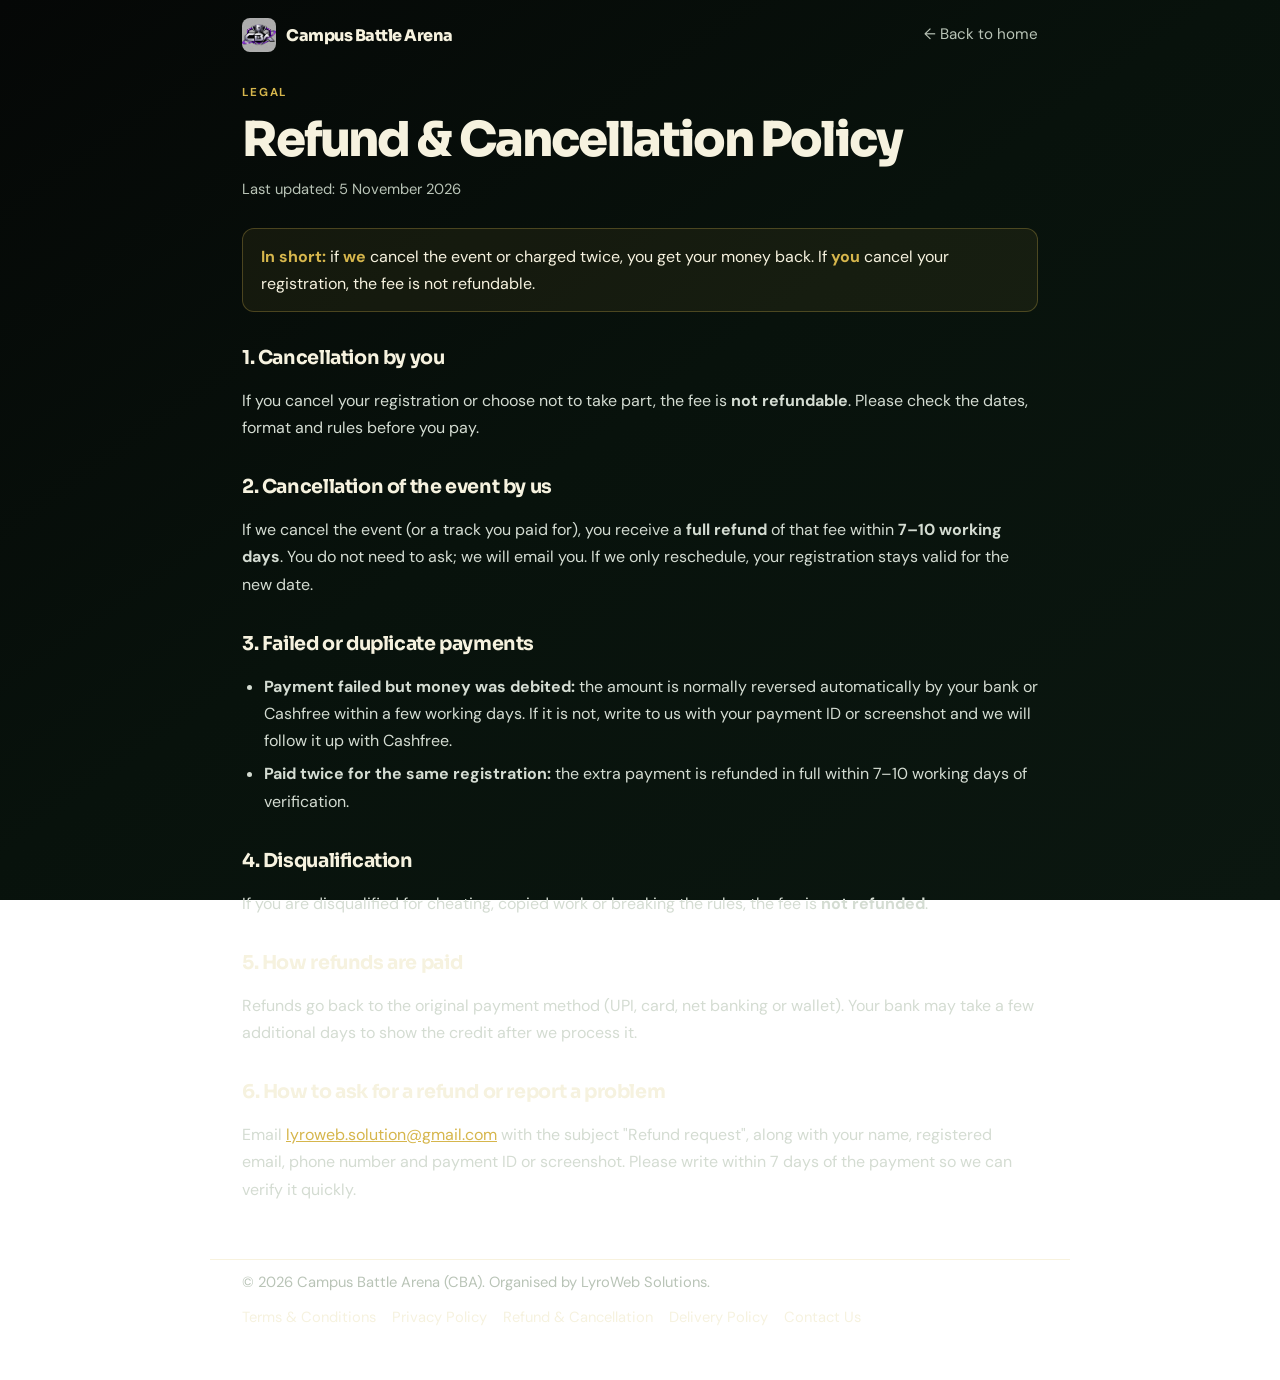
<file: refund.html>
<!doctype html>
<html lang="en"><head>
<meta charset="utf-8"><meta name="viewport" content="width=device-width,initial-scale=1,viewport-fit=cover">
<title>Refund &amp; Cancellation Policy · Campus Battle Arena</title>
<link rel="icon" type="image/png" href="cba.png">
<link rel="apple-touch-icon" href="cba.png">
<meta name="description" content="Refund &amp; Cancellation Policy for Campus Battle Arena, organised by LyroWeb Solutions.">
<link rel="preconnect" href="https://fonts.googleapis.com"><link rel="preconnect" href="https://fonts.gstatic.com" crossorigin>
<link href="https://fonts.googleapis.com/css2?family=Sora:wght@700;800&family=DM+Sans:wght@400;500;700&display=swap" rel="stylesheet">
<link rel="stylesheet" href="legal.css">
</head><body>
<header class="top"><a class="logo" href="index.html"><img src="cba.png" alt="Campus Battle Arena logo" class="logo-img"> Campus Battle Arena</a><a class="back" href="index.html">← Back to home</a></header>
<main>
<p class="eyebrow">LEGAL</p><h1>Refund &amp; Cancellation Policy</h1><p class="updated">Last updated: 5 November 2026</p>
<div class="note"><b>In short:</b> if <b>we</b> cancel the event or charged twice, you get your money back. If <b>you</b> cancel your registration, the fee is not refundable.</div>

<h2>1. Cancellation by you</h2>
<p>If you cancel your registration or choose not to take part, the fee is <b>not refundable</b>. Please check the dates, format and rules before you pay.</p>

<h2>2. Cancellation of the event by us</h2>
<p>If we cancel the event (or a track you paid for), you receive a <b>full refund</b> of that fee within <b>7–10 working days</b>. You do not need to ask; we will email you. If we only reschedule, your registration stays valid for the new date.</p>

<h2>3. Failed or duplicate payments</h2>
<ul>
<li><b>Payment failed but money was debited:</b> the amount is normally reversed automatically by your bank or Cashfree within a few working days. If it is not, write to us with your payment ID or screenshot and we will follow it up with Cashfree.</li>
<li><b>Paid twice for the same registration:</b> the extra payment is refunded in full within 7–10 working days of verification.</li>
</ul>

<h2>4. Disqualification</h2>
<p>If you are disqualified for cheating, copied work or breaking the rules, the fee is <b>not refunded</b>.</p>

<h2>5. How refunds are paid</h2>
<p>Refunds go back to the original payment method (UPI, card, net banking or wallet). Your bank may take a few additional days to show the credit after we process it.</p>

<h2>6. How to ask for a refund or report a problem</h2>
<p>Email <a href="mailto:lyroweb.solution@gmail.com">lyroweb.solution@gmail.com</a> with the subject "Refund request", along with your name, registered email, phone number and payment ID or screenshot. Please write within 7 days of the payment so we can verify it quickly.</p>

</main>
<footer>© 2026 Campus Battle Arena (CBA). Organised by LyroWeb Solutions.<br><a href="terms.html">Terms &amp; Conditions</a><a href="privacy.html">Privacy Policy</a><a href="refund.html">Refund &amp; Cancellation</a><a href="delivery.html">Delivery Policy</a><a href="contact.html">Contact Us</a></footer>
</body></html>
</file>
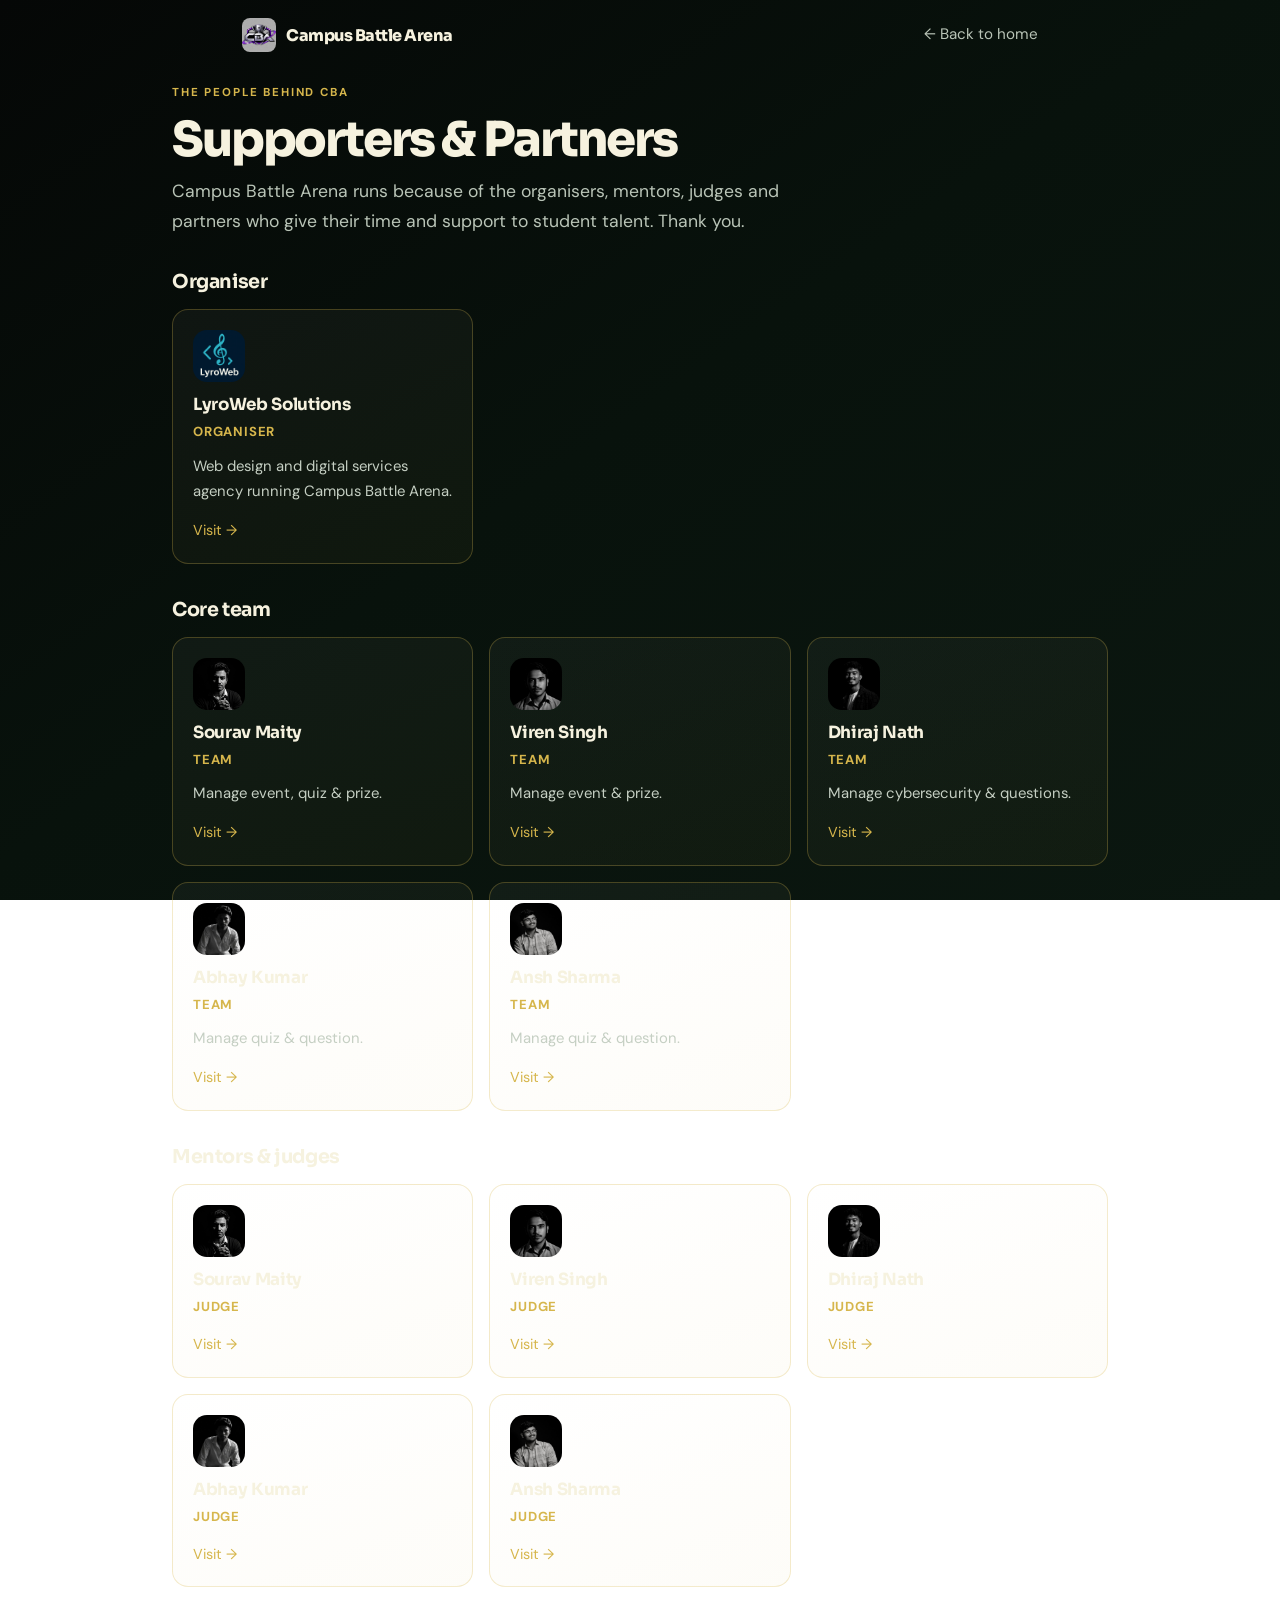
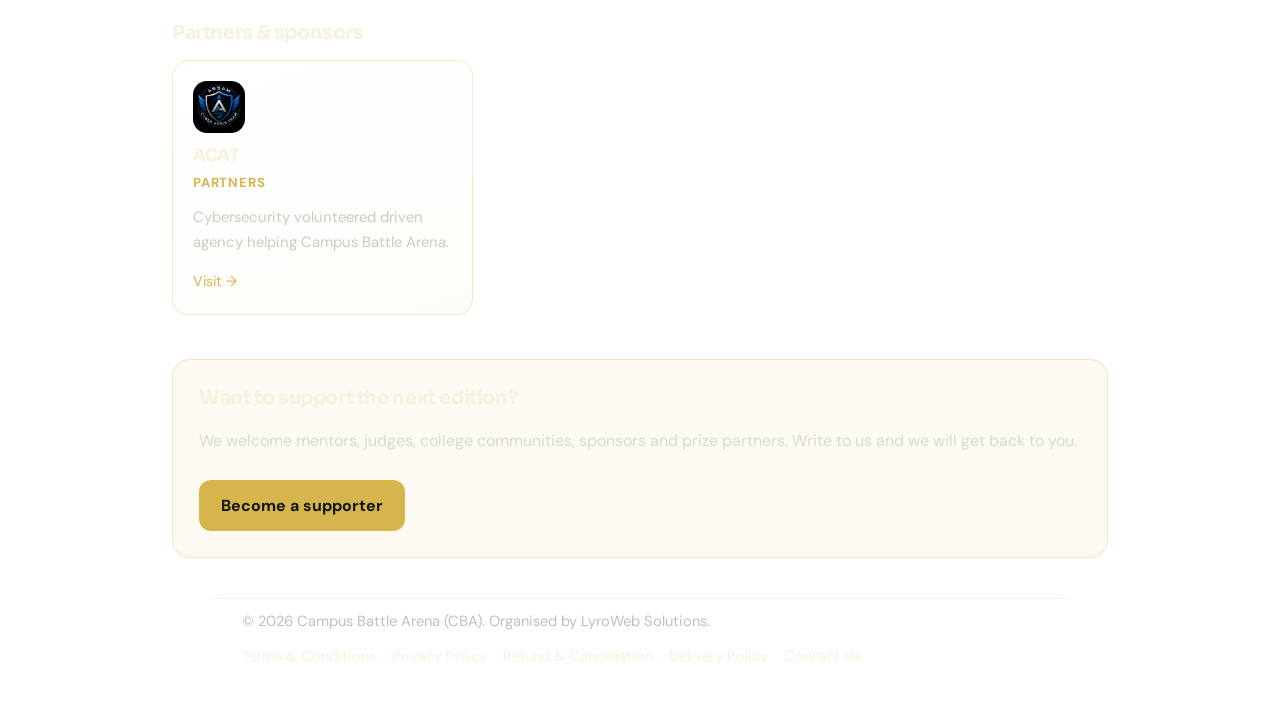
<file: supporters.html>
<!doctype html>
<html lang="en"><head>
<meta charset="utf-8"><meta name="viewport" content="width=device-width,initial-scale=1,viewport-fit=cover">
<title>Supporters &amp; Partners · Campus Battle Arena</title>
<link rel="icon" type="image/png" href="cba.png">
<link rel="apple-touch-icon" href="cba.png">
<meta name="description" content="The organisers, team, mentors and partners who help make Campus Battle Arena happen.">
<link rel="icon" type="image/png" href="favicon.png">
<link rel="preconnect" href="https://fonts.googleapis.com"><link rel="preconnect" href="https://fonts.gstatic.com" crossorigin>
<link href="https://fonts.googleapis.com/css2?family=Sora:wght@700;800&family=DM+Sans:wght@400;500;700&display=swap" rel="stylesheet">
<link rel="stylesheet" href="legal.css">
<style>
.logo-img{width:34px;height:34px;border-radius:8px;object-fit:cover;display:block}
main{max-width:1000px}
.lead{font-size:1.1rem;color:var(--muted);max-width:640px;margin:0 0 8px}
.grid{display:grid;grid-template-columns:repeat(auto-fill,minmax(250px,1fr));gap:16px;margin-top:14px}
.card{border:1px solid var(--line);border-radius:16px;padding:20px;background:linear-gradient(160deg,rgba(255,255,255,.04),rgba(214,182,76,.04));display:flex;flex-direction:column;gap:6px;transition:transform .25s ease,border-color .25s ease}
.card:hover{transform:translateY(-3px);border-color:rgba(214,182,76,.55)}
.av{width:52px;height:52px;border-radius:14px;display:grid;place-items:center;overflow:hidden;font:800 1.1rem 'Sora',sans-serif;color:#10150f;background:linear-gradient(135deg,#b38a20,var(--accent) 55%,#f4e3a0);margin-bottom:6px}
.av img{width:100%;height:100%;object-fit:cover}
.card h3{font:700 1.05rem 'Sora',sans-serif;margin:0;letter-spacing:-.02em}
.role{color:var(--accent);font-size:.82rem;font-weight:700;letter-spacing:.06em;text-transform:uppercase}
.card p{margin:4px 0 0;font-size:.93rem;color:#c5cfc3}
.card a.visit{margin-top:auto;padding-top:8px;font-size:.9rem;text-decoration:none}
.card a.visit:hover{text-decoration:underline}
section[hidden]{display:none}
.cta{margin-top:44px;border:1px solid var(--line);border-radius:18px;padding:26px;background:rgba(214,182,76,.07)}
.cta h2{margin:0 0 8px}
.btn{display:inline-block;margin-top:10px;padding:12px 22px;border-radius:12px;background:#d6b64c;color:#10150f;font-weight:700;text-decoration:none}
.btn:hover{filter:brightness(1.08)}
</style>
</head><body>
<header class="top"><a class="logo" href="index.html"><img src="cba.png" alt="Campus Battle Arena logo" class="logo-img" onerror="this.outerHTML='<span class=&quot;logo-mark&quot;>CBA</span>'"> Campus Battle Arena</a><a class="back" href="index.html">← Back to home</a></header>
<main>
<p class="eyebrow">THE PEOPLE BEHIND CBA</p>
<h1>Supporters &amp; Partners</h1>
<p class="lead">Campus Battle Arena runs because of the organisers, mentors, judges and partners who give their time and support to student talent. Thank you.</p>

<section id="organiser"><h2>Organiser</h2><div class="grid" id="g-organiser"></div></section>
<section id="team" hidden><h2>Core team</h2><div class="grid" id="g-team"></div></section>
<section id="mentors" hidden><h2>Mentors &amp; judges</h2><div class="grid" id="g-mentors"></div></section>
<section id="partners" hidden><h2>Partners &amp; sponsors</h2><div class="grid" id="g-partners"></div></section>

<div class="cta">
<h2>Want to support the next edition?</h2>
<p>We welcome mentors, judges, college communities, sponsors and prize partners. Write to us and we will get back to you.</p>
<a class="btn" href="mailto:lyroweb.solution@gmail.com?subject=Supporting%20Campus%20Battle%20Arena">Become a supporter</a>
</div>
</main>
<footer>© 2026 Campus Battle Arena (CBA). Organised by LyroWeb Solutions.<br><a href="terms.html">Terms &amp; Conditions</a><a href="privacy.html">Privacy Policy</a><a href="refund.html">Refund &amp; Cancellation</a><a href="delivery.html">Delivery Policy</a><a href="contact.html">Contact Us</a></footer>

<script>
/* ===== EDIT HERE =====
   Add one { } block per person/organisation inside the right list.
   Fields: name, role, note (short line), logo (image file, optional), link (website/social, optional).
   Example:
   {name:"Rahul Sharma", role:"Judge · Web Developer", note:"Frontend lead at XYZ", logo:"rahul.jpg", link:"https://linkedin.com/in/..."}
   An empty list hides that whole section automatically. */
const PEOPLE={
  organiser:[
    {name:"LyroWeb Solutions", role:"Organiser", note:"Web design and digital services agency running Campus Battle Arena.", logo:"lyroweb.png", link:"https://lyroweb-pricing.vercel.app/"},
  ],
  team:[
   {name:"Sourav Maity", role:"Team", note:"Manage event, quiz & prize.", logo:"sourav.png", link:"https://www.linkedin.com/in/mohrav2007/"},
   {name:"Viren Singh", role:"Team", note:"Manage event & prize.", logo:"viren.png", link:"https://www.instagram.com/viren_choudhry143/"},
   {name:"Dhiraj Nath", role:"Team", note:"Manage cybersecurity & questions.", logo:"dhiraj.png", link:"https://www.instagram.com/0xdhirajnath/"},
   {name:"Abhay Kumar", role:"Team", note:"Manage quiz & question.", logo:"abhay.png", link:"https://www.instagram.com/alone_boy_z12/"},
   {name:"Ansh Sharma", role:"Team", note:"Manage quiz & question.", logo:"ansh.png", link:"https://www.instagram.com/panditji_here_2501/"}
  ],
  mentors:[
     {name:"Sourav Maity", role:"Judge", logo:"sourav.png", link:"https://www.linkedin.com/in/mohrav2007/"},
     {name:"Viren Singh", role:"Judge", logo:"viren.png", link:"https://www.instagram.com/viren_choudhry143/"},
     {name:"Dhiraj Nath", role:"Judge", logo:"dhiraj.png", link:"https://www.instagram.com/0xdhirajnath/"},
     {name:"Abhay Kumar", role:"Judge", logo:"abhay.png", link:"https://www.instagram.com/alone_boy_z12/"},
     {name:"Ansh Sharma", role:"Judge", logo:"ansh.png", link:"https://www.instagram.com/panditji_here_2501/"}
  ],
   partners:[
      {name:"ACAT", role:"Partners", note:"Cybersecurity volunteered driven agency helping Campus Battle Arena.", logo:"acat.jpeg", link:"https://acat-aegis.vercel.app/"}
   ]
};
/* ===== END EDIT ===== */
for(const key in PEOPLE){
  const list=PEOPLE[key], sec=document.getElementById(key), grid=document.getElementById("g-"+key);
  if(!sec||!grid) continue;
  if(!list.length){sec.hidden=true;continue}
  sec.hidden=false;
  list.forEach(p=>{
    const c=document.createElement("div");c.className="card";
    const av=document.createElement("div");av.className="av";
    if(p.logo){const i=document.createElement("img");i.src=p.logo;i.alt=p.name;i.onerror=()=>{av.textContent=p.name.trim()[0]||"?";i.remove()};av.appendChild(i)}
    else av.textContent=(p.name.trim()[0]||"?").toUpperCase();
    const h=document.createElement("h3");h.textContent=p.name;
    const r=document.createElement("span");r.className="role";r.textContent=p.role||"";
    c.append(av,h,r);
    if(p.note){const n=document.createElement("p");n.textContent=p.note;c.appendChild(n)}
    if(p.link){const a=document.createElement("a");a.className="visit";a.href=p.link;a.target="_blank";a.rel="noopener noreferrer";a.textContent="Visit →";c.appendChild(a)}
    grid.appendChild(c);
  });
}
</script>
</body></html>
</file>
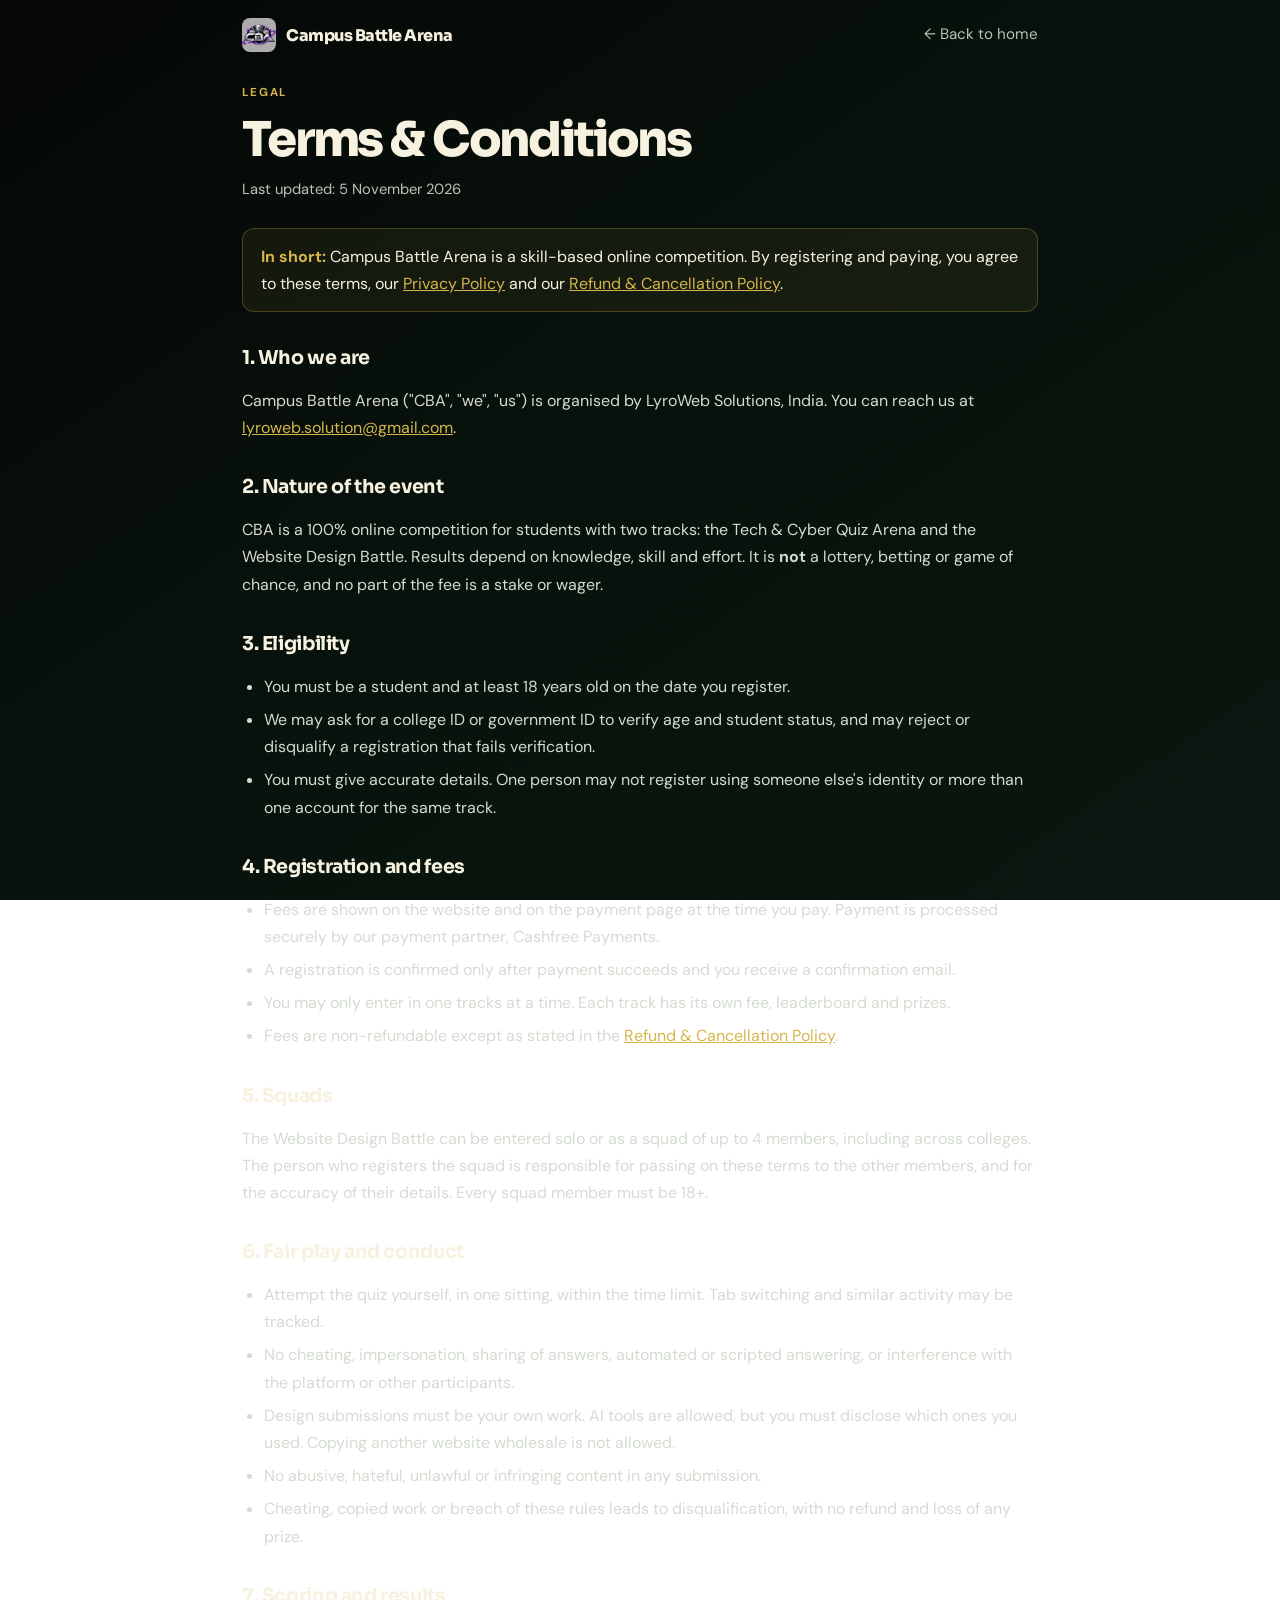
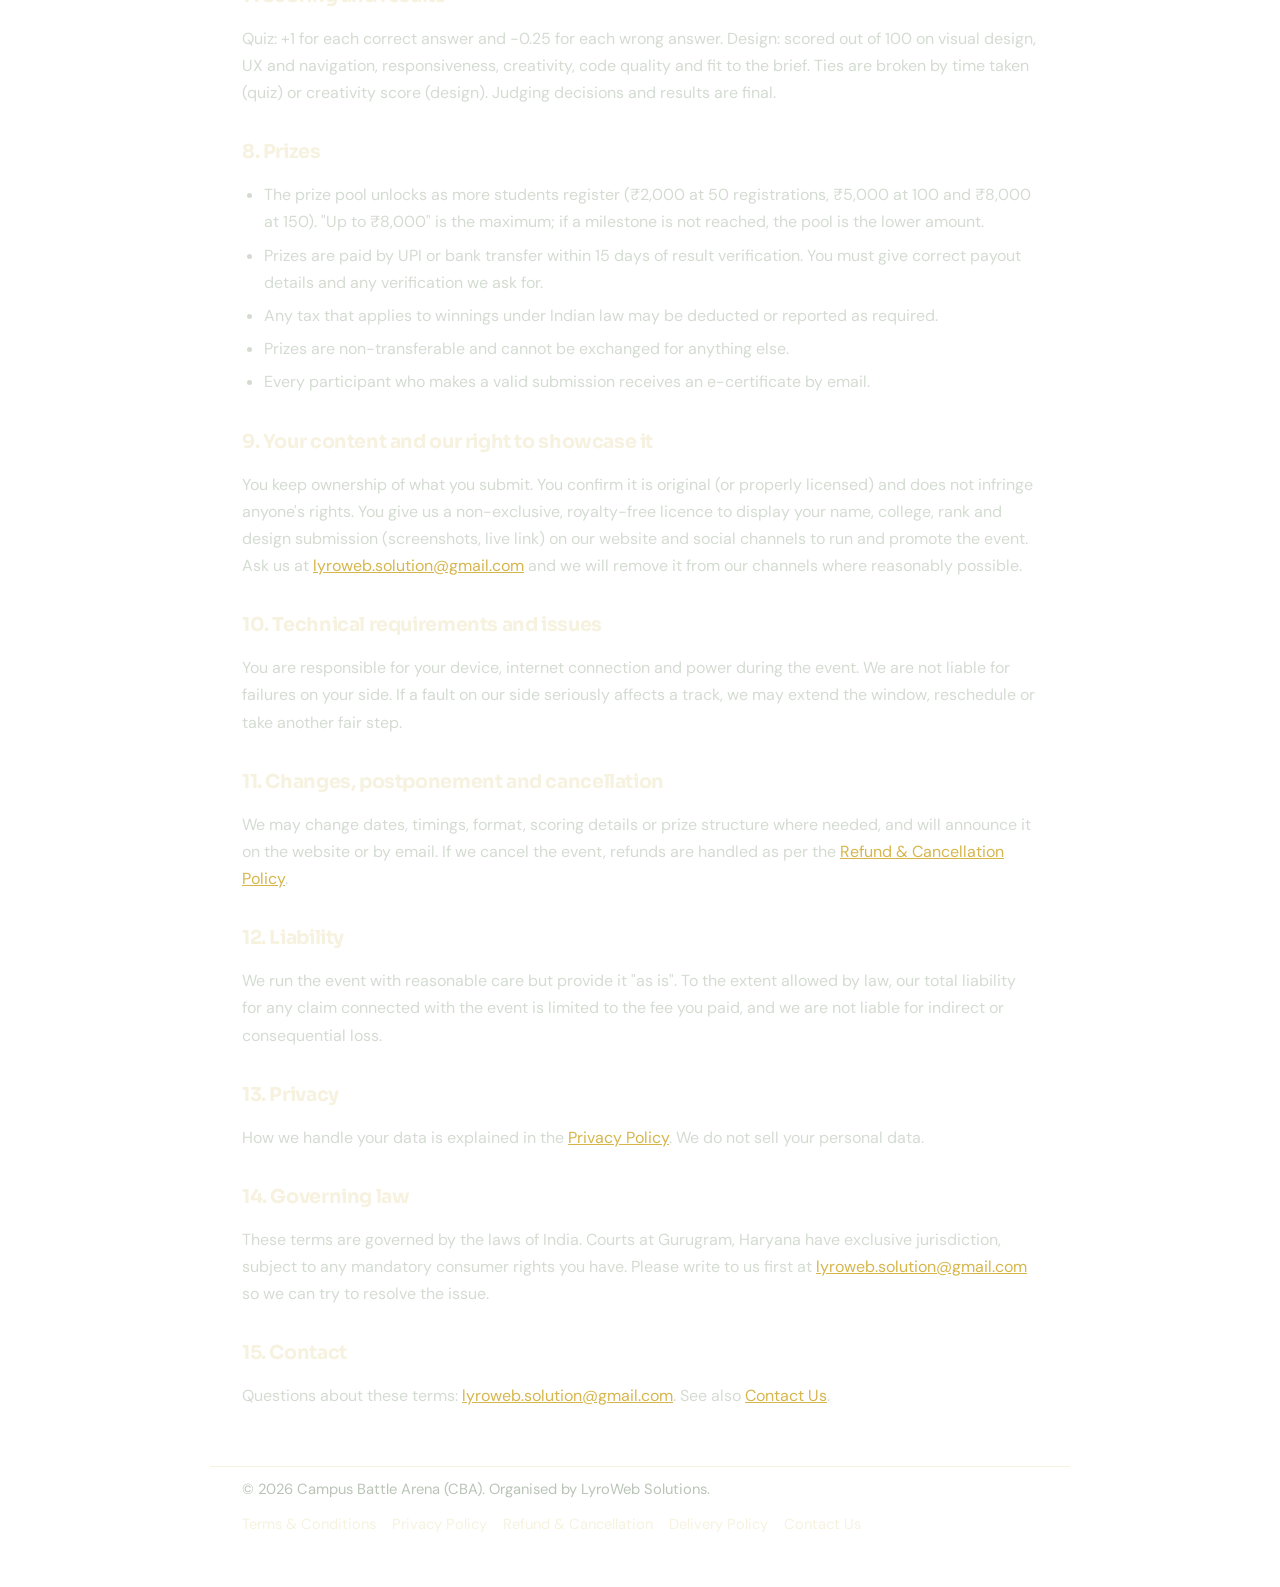
<file: terms.html>
<!doctype html>
<html lang="en"><head>
<meta charset="utf-8"><meta name="viewport" content="width=device-width,initial-scale=1,viewport-fit=cover">
<title>Terms &amp; Conditions · Campus Battle Arena</title>
<link rel="icon" type="image/png" href="cba.png">
<link rel="apple-touch-icon" href="cba.png">
<meta name="description" content="Terms &amp; Conditions for Campus Battle Arena, organised by LyroWeb Solutions.">
<link rel="preconnect" href="https://fonts.googleapis.com"><link rel="preconnect" href="https://fonts.gstatic.com" crossorigin>
<link href="https://fonts.googleapis.com/css2?family=Sora:wght@700;800&family=DM+Sans:wght@400;500;700&display=swap" rel="stylesheet">
<link rel="stylesheet" href="legal.css">
</head><body>
<header class="top"><a class="logo" href="index.html"><img src="cba.png" alt="Campus Battle Arena logo" class="logo-img"> Campus Battle Arena</a><a class="back" href="index.html">← Back to home</a></header>
<main>
<p class="eyebrow">LEGAL</p><h1>Terms &amp; Conditions</h1><p class="updated">Last updated: 5 November 2026</p>
<div class="note"><b>In short:</b> Campus Battle Arena is a skill-based online competition. By registering and paying, you agree to these terms, our <a href="privacy.html">Privacy Policy</a> and our <a href="refund.html">Refund &amp; Cancellation Policy</a>.</div>

<h2>1. Who we are</h2>
<p>Campus Battle Arena ("CBA", "we", "us") is organised by LyroWeb Solutions, India. You can reach us at <a href="mailto:lyroweb.solution@gmail.com">lyroweb.solution@gmail.com</a>.</p>

<h2>2. Nature of the event</h2>
<p>CBA is a 100% online competition for students with two tracks: the Tech &amp; Cyber Quiz Arena and the Website Design Battle. Results depend on knowledge, skill and effort. It is <b>not</b> a lottery, betting or game of chance, and no part of the fee is a stake or wager.</p>

<h2>3. Eligibility</h2>
<ul>
<li>You must be a student and at least 18 years old on the date you register.</li>
<li>We may ask for a college ID or government ID to verify age and student status, and may reject or disqualify a registration that fails verification.</li>
<li>You must give accurate details. One person may not register using someone else's identity or more than one account for the same track.</li>
</ul>

<h2>4. Registration and fees</h2>
<ul>
<li>Fees are shown on the website and on the payment page at the time you pay. Payment is processed securely by our payment partner, Cashfree Payments.</li>
<li>A registration is confirmed only after payment succeeds and you receive a confirmation email.</li>
<li>You may only enter in one tracks at a time. Each track has its own fee, leaderboard and prizes.</li>
<li>Fees are non-refundable except as stated in the <a href="refund.html">Refund &amp; Cancellation Policy</a>.</li>
</ul>

<h2>5. Squads</h2>
<p>The Website Design Battle can be entered solo or as a squad of up to 4 members, including across colleges. The person who registers the squad is responsible for passing on these terms to the other members, and for the accuracy of their details. Every squad member must be 18+.</p>

<h2>6. Fair play and conduct</h2>
<ul>
<li>Attempt the quiz yourself, in one sitting, within the time limit. Tab switching and similar activity may be tracked.</li>
<li>No cheating, impersonation, sharing of answers, automated or scripted answering, or interference with the platform or other participants.</li>
<li>Design submissions must be your own work. AI tools are allowed, but you must disclose which ones you used. Copying another website wholesale is not allowed.</li>
<li>No abusive, hateful, unlawful or infringing content in any submission.</li>
<li>Cheating, copied work or breach of these rules leads to disqualification, with no refund and loss of any prize.</li>
</ul>

<h2>7. Scoring and results</h2>
<p>Quiz: +1 for each correct answer and −0.25 for each wrong answer. Design: scored out of 100 on visual design, UX and navigation, responsiveness, creativity, code quality and fit to the brief. Ties are broken by time taken (quiz) or creativity score (design). Judging decisions and results are final.</p>

<h2>8. Prizes</h2>
<ul>
<li>The prize pool unlocks as more students register (₹2,000 at 50 registrations, ₹5,000 at 100 and ₹8,000 at 150). "Up to ₹8,000" is the maximum; if a milestone is not reached, the pool is the lower amount.</li>
<li>Prizes are paid by UPI or bank transfer within 15 days of result verification. You must give correct payout details and any verification we ask for.</li>
<li>Any tax that applies to winnings under Indian law may be deducted or reported as required.</li>
<li>Prizes are non-transferable and cannot be exchanged for anything else.</li>
<li>Every participant who makes a valid submission receives an e-certificate by email.</li>
</ul>

<h2>9. Your content and our right to showcase it</h2>
<p>You keep ownership of what you submit. You confirm it is original (or properly licensed) and does not infringe anyone's rights. You give us a non-exclusive, royalty-free licence to display your name, college, rank and design submission (screenshots, live link) on our website and social channels to run and promote the event. Ask us at <a href="mailto:lyroweb.solution@gmail.com">lyroweb.solution@gmail.com</a> and we will remove it from our channels where reasonably possible.</p>

<h2>10. Technical requirements and issues</h2>
<p>You are responsible for your device, internet connection and power during the event. We are not liable for failures on your side. If a fault on our side seriously affects a track, we may extend the window, reschedule or take another fair step.</p>

<h2>11. Changes, postponement and cancellation</h2>
<p>We may change dates, timings, format, scoring details or prize structure where needed, and will announce it on the website or by email. If we cancel the event, refunds are handled as per the <a href="refund.html">Refund &amp; Cancellation Policy</a>.</p>

<h2>12. Liability</h2>
<p>We run the event with reasonable care but provide it "as is". To the extent allowed by law, our total liability for any claim connected with the event is limited to the fee you paid, and we are not liable for indirect or consequential loss.</p>

<h2>13. Privacy</h2>
<p>How we handle your data is explained in the <a href="privacy.html">Privacy Policy</a>. We do not sell your personal data.</p>

<h2>14. Governing law</h2>
<p>These terms are governed by the laws of India. Courts at Gurugram, Haryana have exclusive jurisdiction, subject to any mandatory consumer rights you have. Please write to us first at <a href="mailto:lyroweb.solution@gmail.com">lyroweb.solution@gmail.com</a> so we can try to resolve the issue.</p>

<h2>15. Contact</h2>
<p>Questions about these terms: <a href="mailto:lyroweb.solution@gmail.com">lyroweb.solution@gmail.com</a>. See also <a href="contact.html">Contact Us</a>.</p>

</main>
<footer>© 2026 Campus Battle Arena (CBA). Organised by LyroWeb Solutions.<br><a href="terms.html">Terms &amp; Conditions</a><a href="privacy.html">Privacy Policy</a><a href="refund.html">Refund &amp; Cancellation</a><a href="delivery.html">Delivery Policy</a><a href="contact.html">Contact Us</a></footer>
</body></html>
</file>
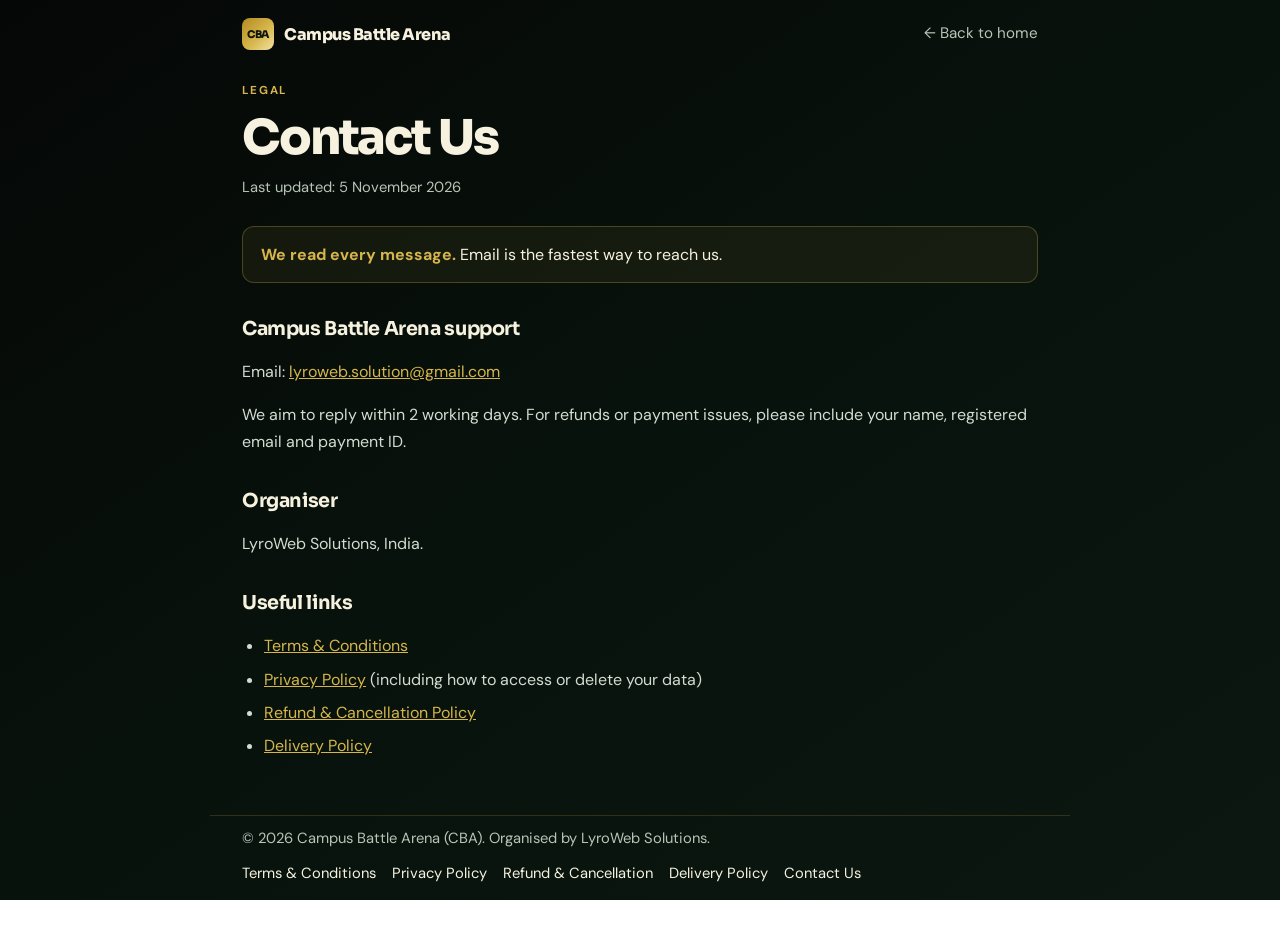
<file: CRA-updated/CRA/contact.html>
<!doctype html>
<html lang="en"><head>
<meta charset="utf-8"><meta name="viewport" content="width=device-width,initial-scale=1,viewport-fit=cover">
<title>Contact Us · Campus Battle Arena</title>
<meta name="description" content="Contact Us for Campus Battle Arena, organised by LyroWeb Solutions.">
<link rel="preconnect" href="https://fonts.googleapis.com"><link rel="preconnect" href="https://fonts.gstatic.com" crossorigin>
<link href="https://fonts.googleapis.com/css2?family=Sora:wght@700;800&family=DM+Sans:wght@400;500;700&display=swap" rel="stylesheet">
<link rel="stylesheet" href="legal.css">
</head><body>
<header class="top"><a class="logo" href="index.html"><span class="logo-mark">CBA</span> Campus Battle Arena</a><a class="back" href="index.html">← Back to home</a></header>
<main>
<p class="eyebrow">LEGAL</p><h1>Contact Us</h1><p class="updated">Last updated: 5 November 2026</p>
<div class="note"><b>We read every message.</b> Email is the fastest way to reach us.</div>

<h2>Campus Battle Arena support</h2>
<p>Email: <a href="mailto:lyroweb.solution@gmail.com">lyroweb.solution@gmail.com</a></p>
<p>We aim to reply within 2 working days. For refunds or payment issues, please include your name, registered email and payment ID.</p>

<h2>Organiser</h2>
<p>LyroWeb Solutions, India.</p>

<h2>Useful links</h2>
<ul>
<li><a href="terms.html">Terms &amp; Conditions</a></li>
<li><a href="privacy.html">Privacy Policy</a> (including how to access or delete your data)</li>
<li><a href="refund.html">Refund &amp; Cancellation Policy</a></li>
<li><a href="delivery.html">Delivery Policy</a></li>
</ul>

</main>
<footer>© 2026 Campus Battle Arena (CBA). Organised by LyroWeb Solutions.<br><a href="terms.html">Terms &amp; Conditions</a><a href="privacy.html">Privacy Policy</a><a href="refund.html">Refund &amp; Cancellation</a><a href="delivery.html">Delivery Policy</a><a href="contact.html">Contact Us</a></footer>
</body></html>
</file>
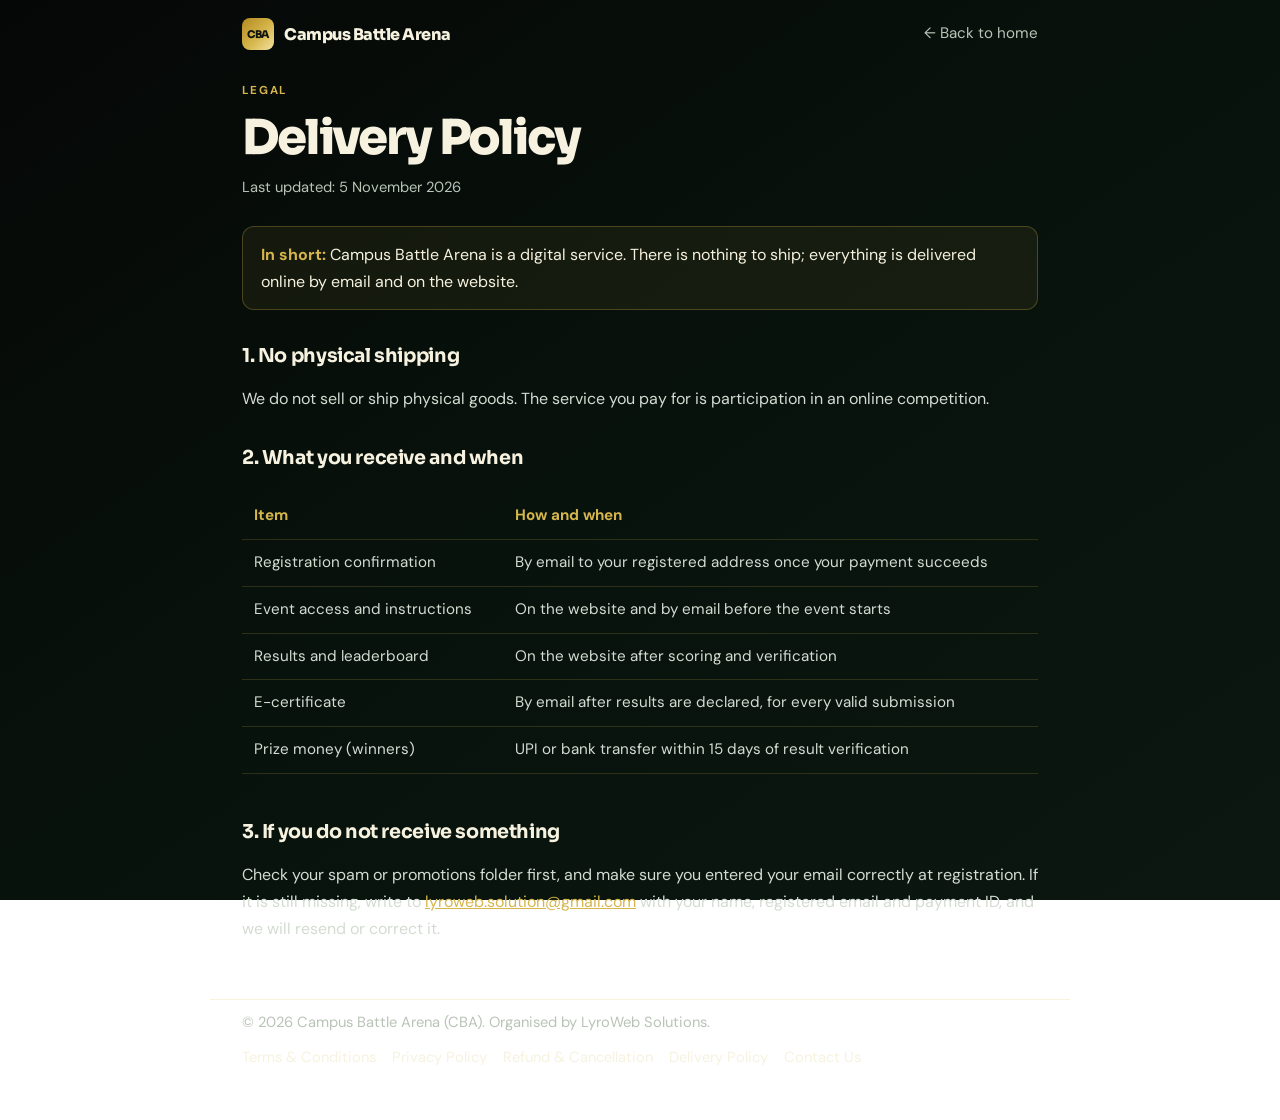
<file: CRA-updated/CRA/delivery.html>
<!doctype html>
<html lang="en"><head>
<meta charset="utf-8"><meta name="viewport" content="width=device-width,initial-scale=1,viewport-fit=cover">
<title>Delivery Policy · Campus Battle Arena</title>
<meta name="description" content="Delivery Policy for Campus Battle Arena, organised by LyroWeb Solutions.">
<link rel="preconnect" href="https://fonts.googleapis.com"><link rel="preconnect" href="https://fonts.gstatic.com" crossorigin>
<link href="https://fonts.googleapis.com/css2?family=Sora:wght@700;800&family=DM+Sans:wght@400;500;700&display=swap" rel="stylesheet">
<link rel="stylesheet" href="legal.css">
</head><body>
<header class="top"><a class="logo" href="index.html"><span class="logo-mark">CBA</span> Campus Battle Arena</a><a class="back" href="index.html">← Back to home</a></header>
<main>
<p class="eyebrow">LEGAL</p><h1>Delivery Policy</h1><p class="updated">Last updated: 5 November 2026</p>
<div class="note"><b>In short:</b> Campus Battle Arena is a digital service. There is nothing to ship; everything is delivered online by email and on the website.</div>

<h2>1. No physical shipping</h2>
<p>We do not sell or ship physical goods. The service you pay for is participation in an online competition.</p>

<h2>2. What you receive and when</h2>
<div class="tw"><table>
<tr><th>Item</th><th>How and when</th></tr>
<tr><td>Registration confirmation</td><td>By email to your registered address once your payment succeeds</td></tr>
<tr><td>Event access and instructions</td><td>On the website and by email before the event starts</td></tr>
<tr><td>Results and leaderboard</td><td>On the website after scoring and verification</td></tr>
<tr><td>E-certificate</td><td>By email after results are declared, for every valid submission</td></tr>
<tr><td>Prize money (winners)</td><td>UPI or bank transfer within 15 days of result verification</td></tr>
</table></div>

<h2>3. If you do not receive something</h2>
<p>Check your spam or promotions folder first, and make sure you entered your email correctly at registration. If it is still missing, write to <a href="mailto:lyroweb.solution@gmail.com">lyroweb.solution@gmail.com</a> with your name, registered email and payment ID, and we will resend or correct it.</p>

</main>
<footer>© 2026 Campus Battle Arena (CBA). Organised by LyroWeb Solutions.<br><a href="terms.html">Terms &amp; Conditions</a><a href="privacy.html">Privacy Policy</a><a href="refund.html">Refund &amp; Cancellation</a><a href="delivery.html">Delivery Policy</a><a href="contact.html">Contact Us</a></footer>
</body></html>
</file>
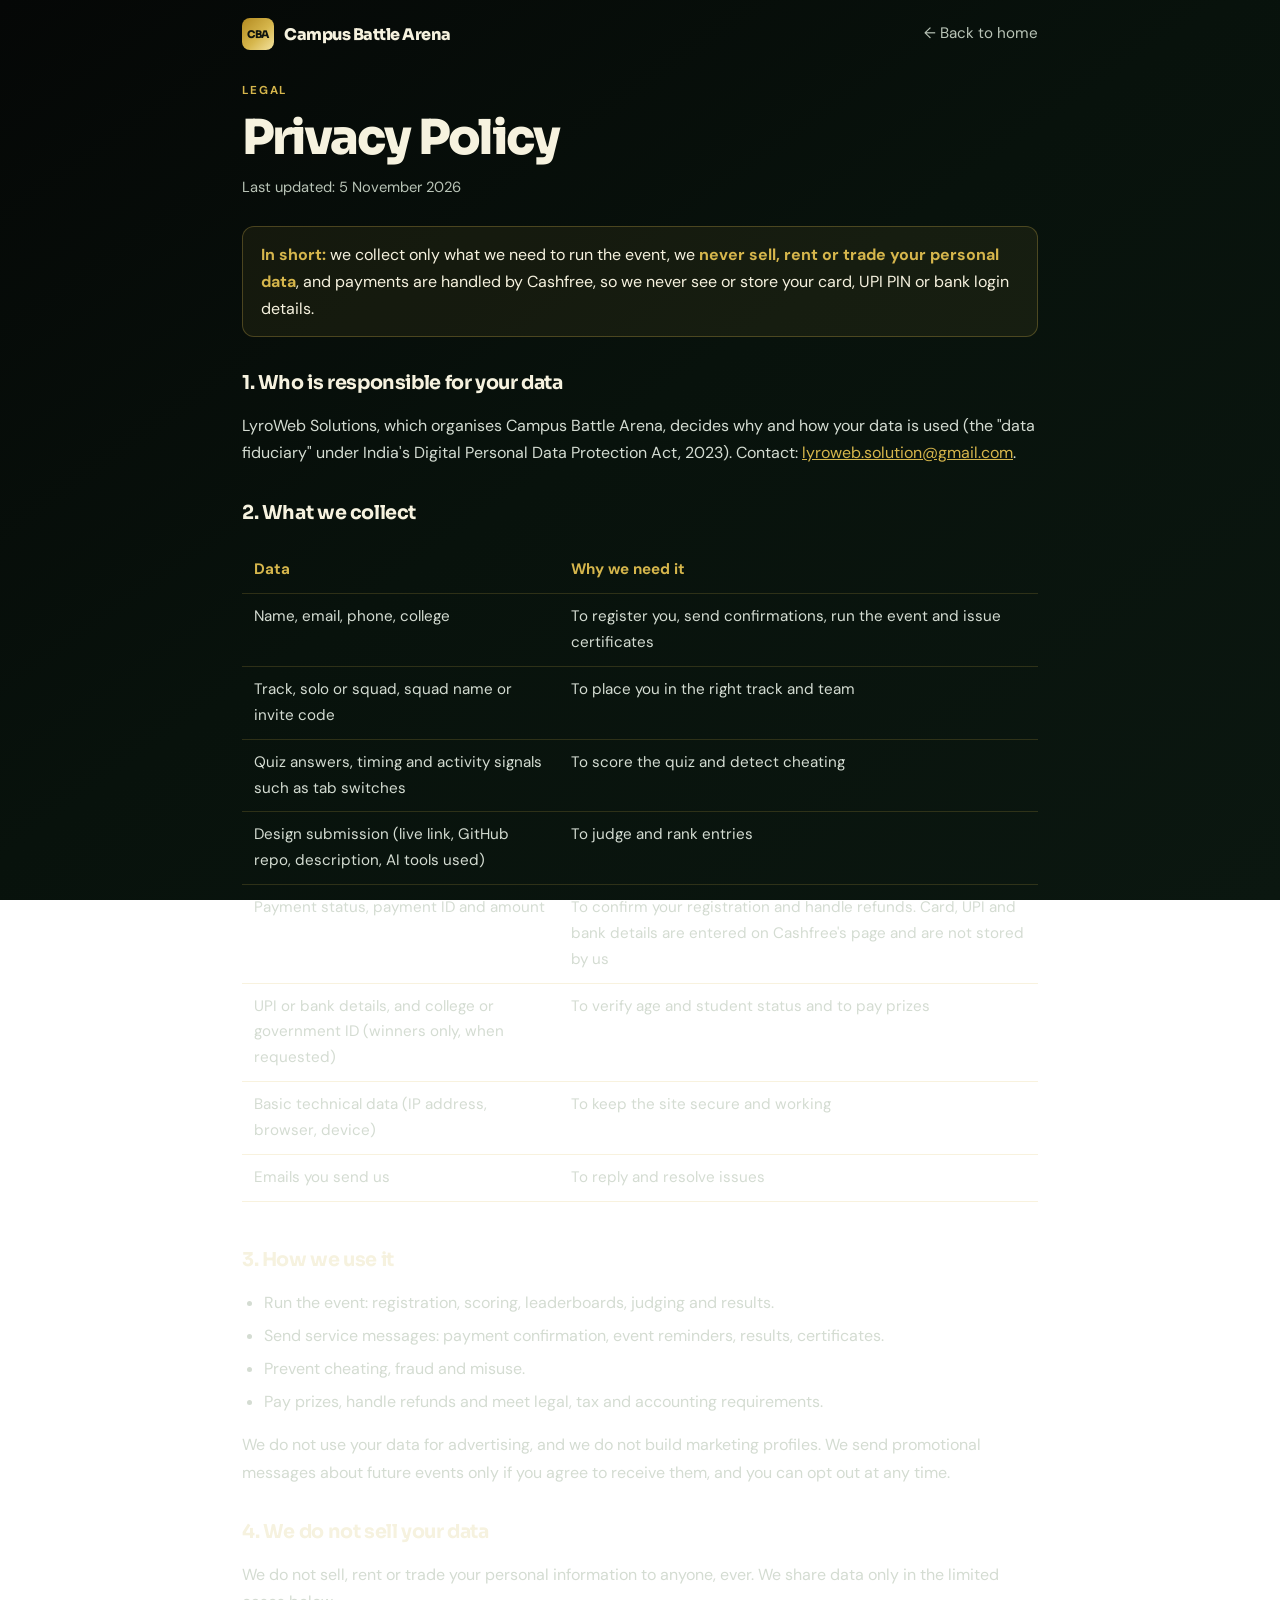
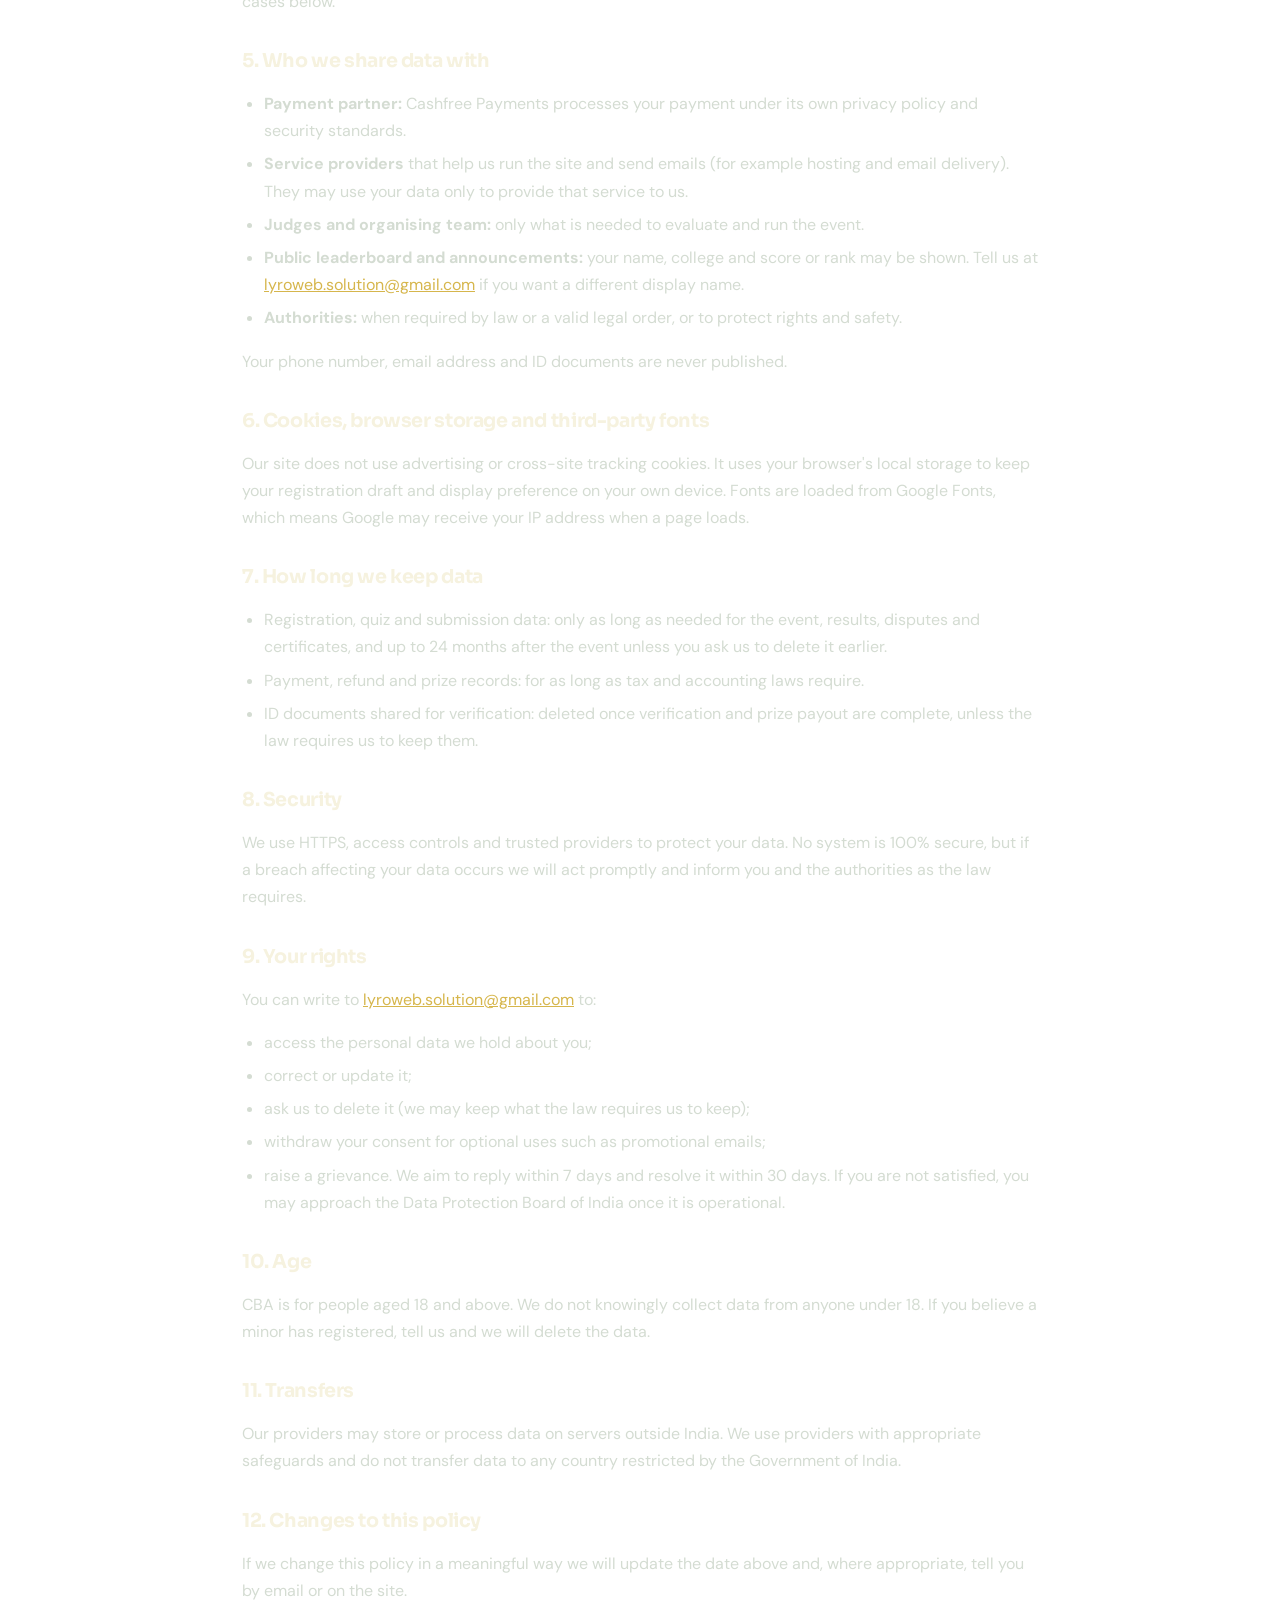
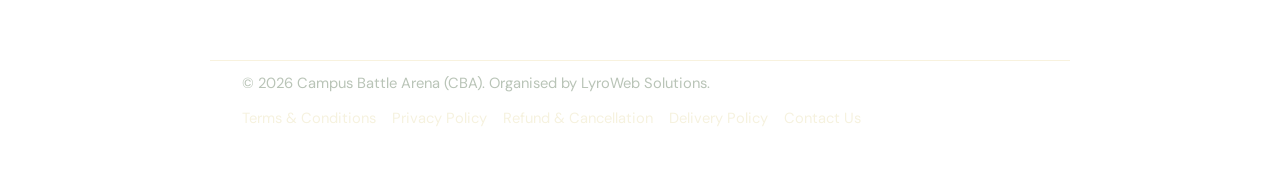
<file: CRA-updated/CRA/privacy.html>
<!doctype html>
<html lang="en"><head>
<meta charset="utf-8"><meta name="viewport" content="width=device-width,initial-scale=1,viewport-fit=cover">
<title>Privacy Policy · Campus Battle Arena</title>
<meta name="description" content="Privacy Policy for Campus Battle Arena, organised by LyroWeb Solutions.">
<link rel="preconnect" href="https://fonts.googleapis.com"><link rel="preconnect" href="https://fonts.gstatic.com" crossorigin>
<link href="https://fonts.googleapis.com/css2?family=Sora:wght@700;800&family=DM+Sans:wght@400;500;700&display=swap" rel="stylesheet">
<link rel="stylesheet" href="legal.css">
</head><body>
<header class="top"><a class="logo" href="index.html"><span class="logo-mark">CBA</span> Campus Battle Arena</a><a class="back" href="index.html">← Back to home</a></header>
<main>
<p class="eyebrow">LEGAL</p><h1>Privacy Policy</h1><p class="updated">Last updated: 5 November 2026</p>
<div class="note"><b>In short:</b> we collect only what we need to run the event, we <b>never sell, rent or trade your personal data</b>, and payments are handled by Cashfree, so we never see or store your card, UPI PIN or bank login details.</div>

<h2>1. Who is responsible for your data</h2>
<p>LyroWeb Solutions, which organises Campus Battle Arena, decides why and how your data is used (the "data fiduciary" under India's Digital Personal Data Protection Act, 2023). Contact: <a href="mailto:lyroweb.solution@gmail.com">lyroweb.solution@gmail.com</a>.</p>

<h2>2. What we collect</h2>
<div class="tw"><table>
<tr><th>Data</th><th>Why we need it</th></tr>
<tr><td>Name, email, phone, college</td><td>To register you, send confirmations, run the event and issue certificates</td></tr>
<tr><td>Track, solo or squad, squad name or invite code</td><td>To place you in the right track and team</td></tr>
<tr><td>Quiz answers, timing and activity signals such as tab switches</td><td>To score the quiz and detect cheating</td></tr>
<tr><td>Design submission (live link, GitHub repo, description, AI tools used)</td><td>To judge and rank entries</td></tr>
<tr><td>Payment status, payment ID and amount</td><td>To confirm your registration and handle refunds. Card, UPI and bank details are entered on Cashfree's page and are not stored by us</td></tr>
<tr><td>UPI or bank details, and college or government ID (winners only, when requested)</td><td>To verify age and student status and to pay prizes</td></tr>
<tr><td>Basic technical data (IP address, browser, device)</td><td>To keep the site secure and working</td></tr>
<tr><td>Emails you send us</td><td>To reply and resolve issues</td></tr>
</table></div>

<h2>3. How we use it</h2>
<ul>
<li>Run the event: registration, scoring, leaderboards, judging and results.</li>
<li>Send service messages: payment confirmation, event reminders, results, certificates.</li>
<li>Prevent cheating, fraud and misuse.</li>
<li>Pay prizes, handle refunds and meet legal, tax and accounting requirements.</li>
</ul>
<p>We do not use your data for advertising, and we do not build marketing profiles. We send promotional messages about future events only if you agree to receive them, and you can opt out at any time.</p>

<h2>4. We do not sell your data</h2>
<p>We do not sell, rent or trade your personal information to anyone, ever. We share data only in the limited cases below.</p>

<h2>5. Who we share data with</h2>
<ul>
<li><b>Payment partner:</b> Cashfree Payments processes your payment under its own privacy policy and security standards.</li>
<li><b>Service providers</b> that help us run the site and send emails (for example hosting and email delivery). They may use your data only to provide that service to us.</li>
<li><b>Judges and organising team:</b> only what is needed to evaluate and run the event.</li>
<li><b>Public leaderboard and announcements:</b> your name, college and score or rank may be shown. Tell us at <a href="mailto:lyroweb.solution@gmail.com">lyroweb.solution@gmail.com</a> if you want a different display name.</li>
<li><b>Authorities:</b> when required by law or a valid legal order, or to protect rights and safety.</li>
</ul>
<p>Your phone number, email address and ID documents are never published.</p>

<h2>6. Cookies, browser storage and third-party fonts</h2>
<p>Our site does not use advertising or cross-site tracking cookies. It uses your browser's local storage to keep your registration draft and display preference on your own device. Fonts are loaded from Google Fonts, which means Google may receive your IP address when a page loads.</p>

<h2>7. How long we keep data</h2>
<ul>
<li>Registration, quiz and submission data: only as long as needed for the event, results, disputes and certificates, and up to 24 months after the event unless you ask us to delete it earlier.</li>
<li>Payment, refund and prize records: for as long as tax and accounting laws require.</li>
<li>ID documents shared for verification: deleted once verification and prize payout are complete, unless the law requires us to keep them.</li>
</ul>

<h2>8. Security</h2>
<p>We use HTTPS, access controls and trusted providers to protect your data. No system is 100% secure, but if a breach affecting your data occurs we will act promptly and inform you and the authorities as the law requires.</p>

<h2>9. Your rights</h2>
<p>You can write to <a href="mailto:lyroweb.solution@gmail.com">lyroweb.solution@gmail.com</a> to:</p>
<ul>
<li>access the personal data we hold about you;</li>
<li>correct or update it;</li>
<li>ask us to delete it (we may keep what the law requires us to keep);</li>
<li>withdraw your consent for optional uses such as promotional emails;</li>
<li>raise a grievance. We aim to reply within 7 days and resolve it within 30 days. If you are not satisfied, you may approach the Data Protection Board of India once it is operational.</li>
</ul>

<h2>10. Age</h2>
<p>CBA is for people aged 18 and above. We do not knowingly collect data from anyone under 18. If you believe a minor has registered, tell us and we will delete the data.</p>

<h2>11. Transfers</h2>
<p>Our providers may store or process data on servers outside India. We use providers with appropriate safeguards and do not transfer data to any country restricted by the Government of India.</p>

<h2>12. Changes to this policy</h2>
<p>If we change this policy in a meaningful way we will update the date above and, where appropriate, tell you by email or on the site.</p>

</main>
<footer>© 2026 Campus Battle Arena (CBA). Organised by LyroWeb Solutions.<br><a href="terms.html">Terms &amp; Conditions</a><a href="privacy.html">Privacy Policy</a><a href="refund.html">Refund &amp; Cancellation</a><a href="delivery.html">Delivery Policy</a><a href="contact.html">Contact Us</a></footer>
</body></html>
</file>
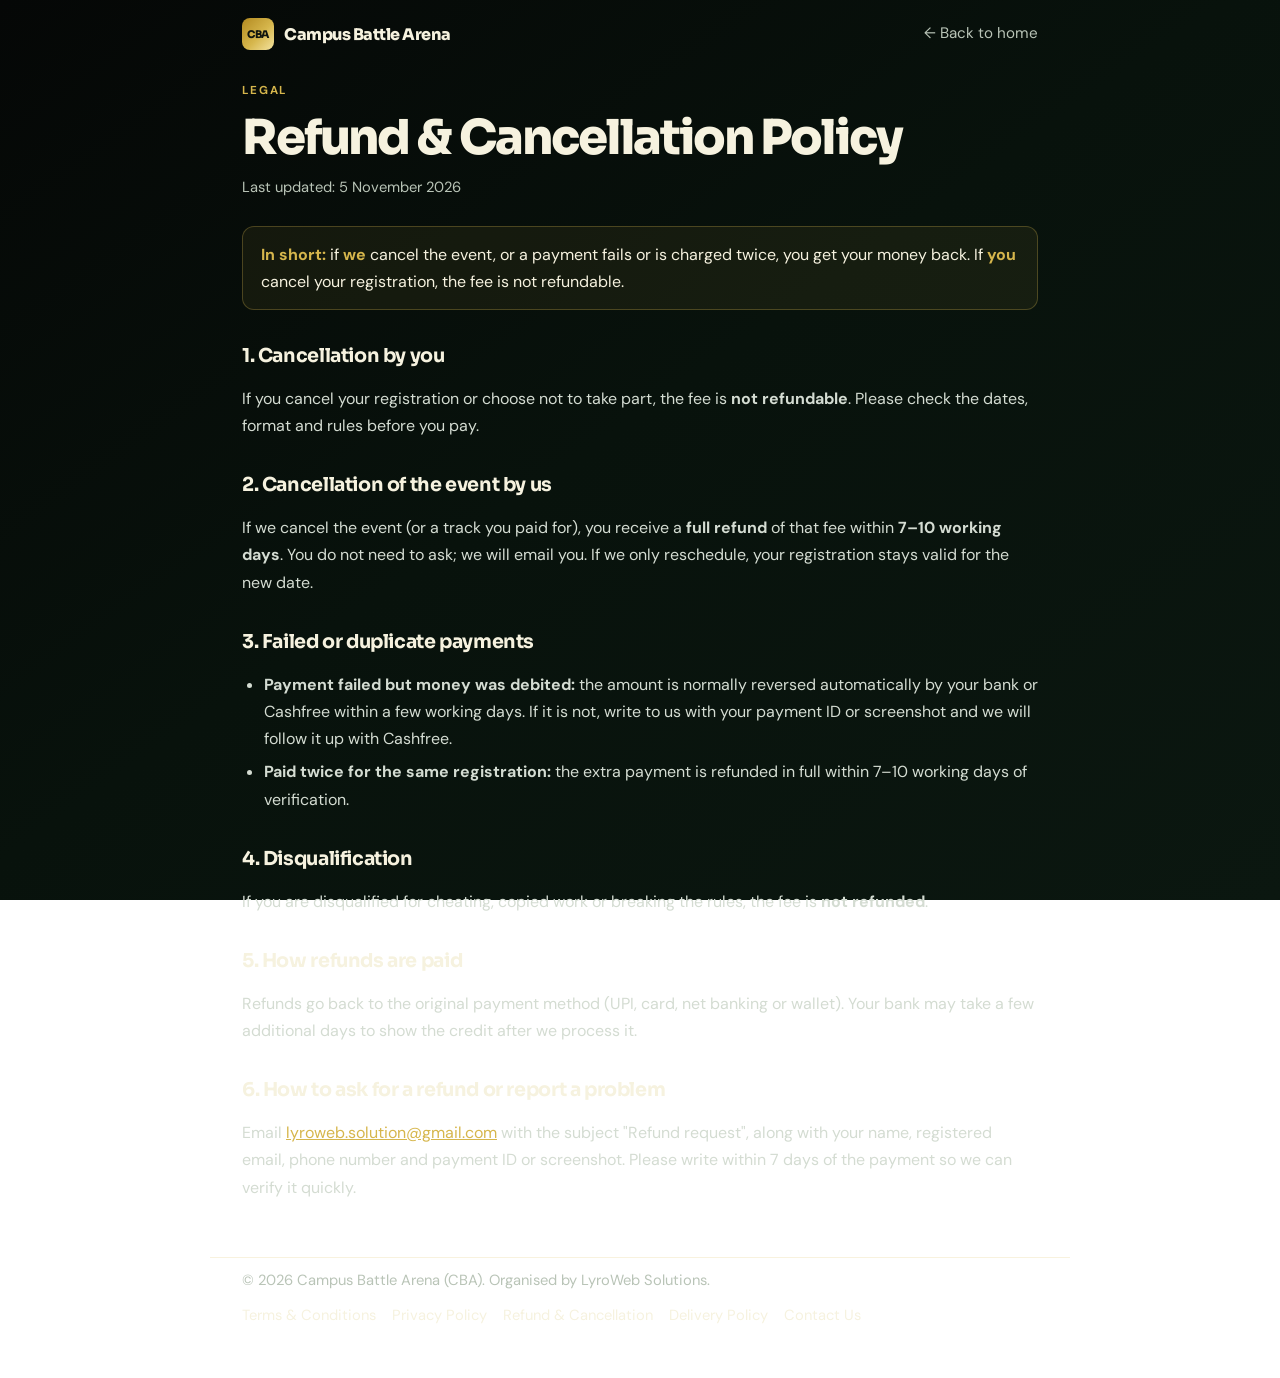
<file: CRA-updated/CRA/refund.html>
<!doctype html>
<html lang="en"><head>
<meta charset="utf-8"><meta name="viewport" content="width=device-width,initial-scale=1,viewport-fit=cover">
<title>Refund &amp; Cancellation Policy · Campus Battle Arena</title>
<meta name="description" content="Refund &amp; Cancellation Policy for Campus Battle Arena, organised by LyroWeb Solutions.">
<link rel="preconnect" href="https://fonts.googleapis.com"><link rel="preconnect" href="https://fonts.gstatic.com" crossorigin>
<link href="https://fonts.googleapis.com/css2?family=Sora:wght@700;800&family=DM+Sans:wght@400;500;700&display=swap" rel="stylesheet">
<link rel="stylesheet" href="legal.css">
</head><body>
<header class="top"><a class="logo" href="index.html"><span class="logo-mark">CBA</span> Campus Battle Arena</a><a class="back" href="index.html">← Back to home</a></header>
<main>
<p class="eyebrow">LEGAL</p><h1>Refund &amp; Cancellation Policy</h1><p class="updated">Last updated: 5 November 2026</p>
<div class="note"><b>In short:</b> if <b>we</b> cancel the event, or a payment fails or is charged twice, you get your money back. If <b>you</b> cancel your registration, the fee is not refundable.</div>

<h2>1. Cancellation by you</h2>
<p>If you cancel your registration or choose not to take part, the fee is <b>not refundable</b>. Please check the dates, format and rules before you pay.</p>

<h2>2. Cancellation of the event by us</h2>
<p>If we cancel the event (or a track you paid for), you receive a <b>full refund</b> of that fee within <b>7–10 working days</b>. You do not need to ask; we will email you. If we only reschedule, your registration stays valid for the new date.</p>

<h2>3. Failed or duplicate payments</h2>
<ul>
<li><b>Payment failed but money was debited:</b> the amount is normally reversed automatically by your bank or Cashfree within a few working days. If it is not, write to us with your payment ID or screenshot and we will follow it up with Cashfree.</li>
<li><b>Paid twice for the same registration:</b> the extra payment is refunded in full within 7–10 working days of verification.</li>
</ul>

<h2>4. Disqualification</h2>
<p>If you are disqualified for cheating, copied work or breaking the rules, the fee is <b>not refunded</b>.</p>

<h2>5. How refunds are paid</h2>
<p>Refunds go back to the original payment method (UPI, card, net banking or wallet). Your bank may take a few additional days to show the credit after we process it.</p>

<h2>6. How to ask for a refund or report a problem</h2>
<p>Email <a href="mailto:lyroweb.solution@gmail.com">lyroweb.solution@gmail.com</a> with the subject "Refund request", along with your name, registered email, phone number and payment ID or screenshot. Please write within 7 days of the payment so we can verify it quickly.</p>

</main>
<footer>© 2026 Campus Battle Arena (CBA). Organised by LyroWeb Solutions.<br><a href="terms.html">Terms &amp; Conditions</a><a href="privacy.html">Privacy Policy</a><a href="refund.html">Refund &amp; Cancellation</a><a href="delivery.html">Delivery Policy</a><a href="contact.html">Contact Us</a></footer>
</body></html>
</file>
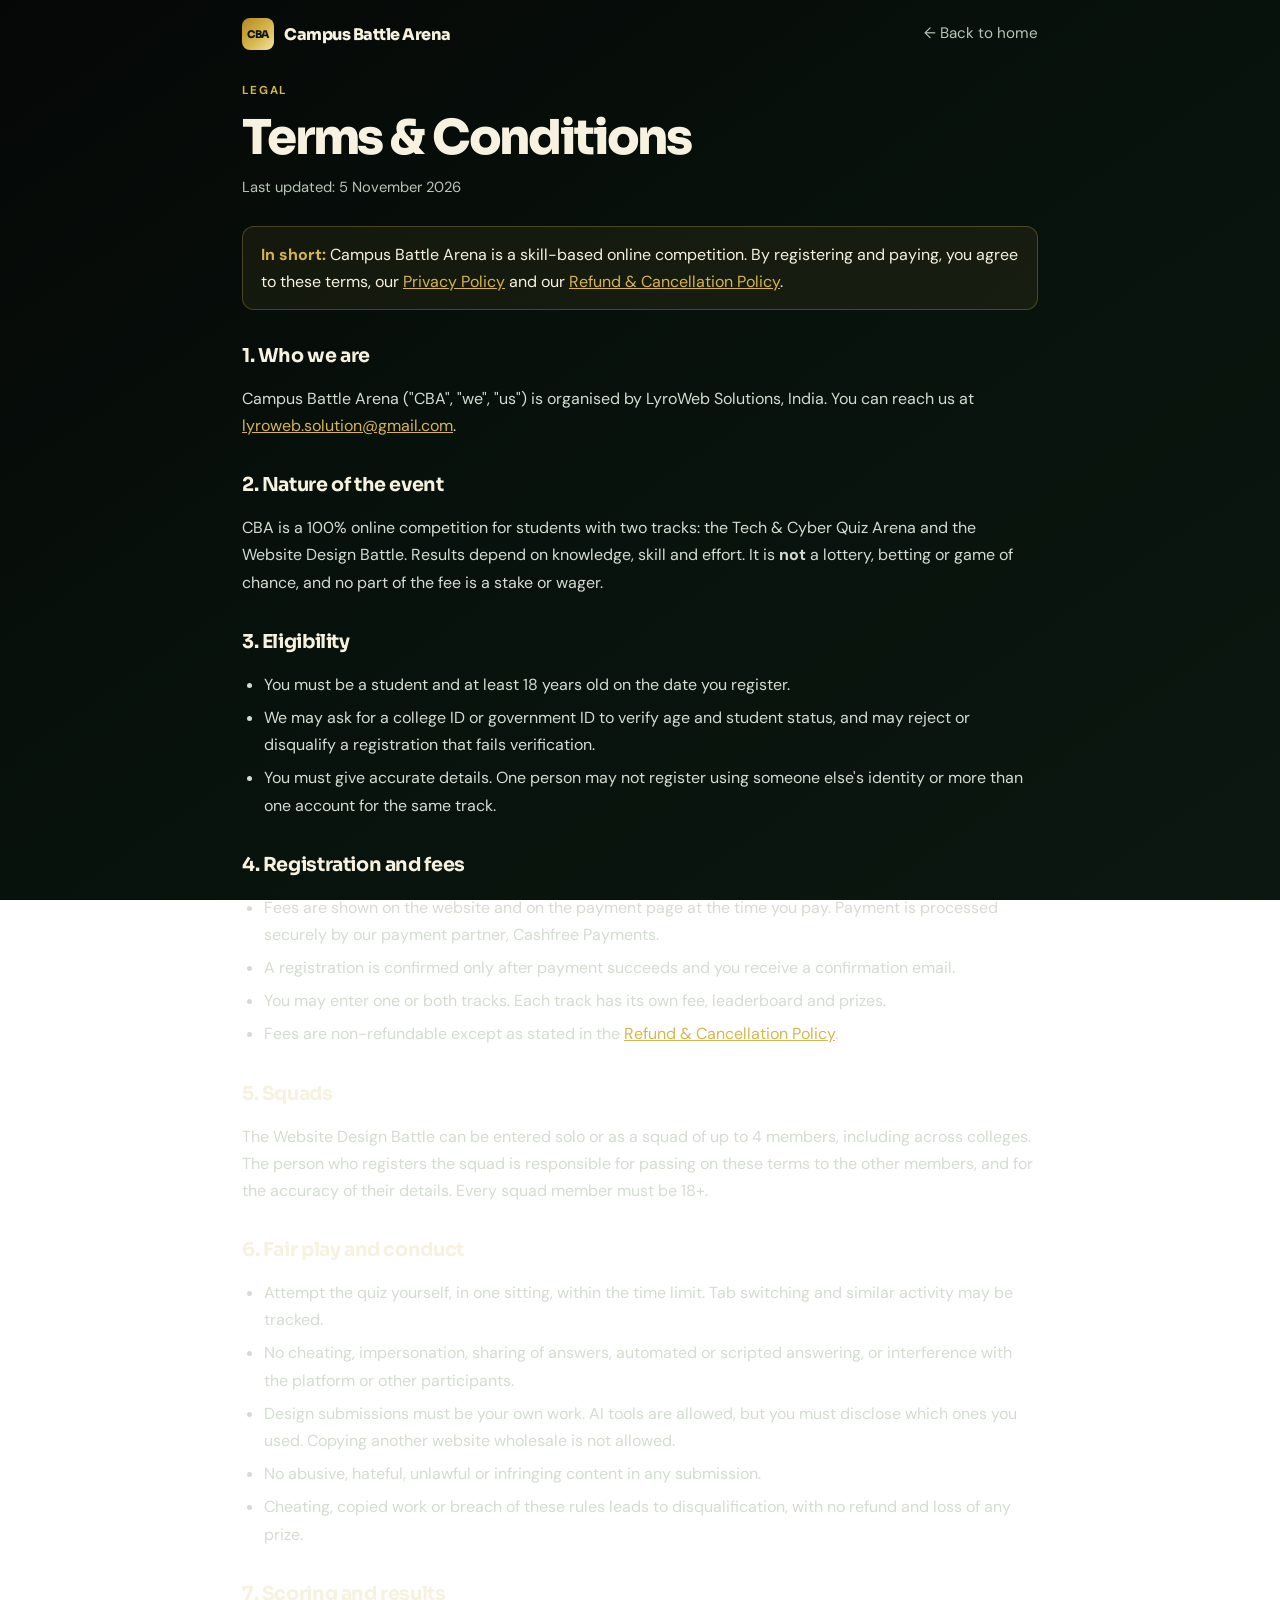
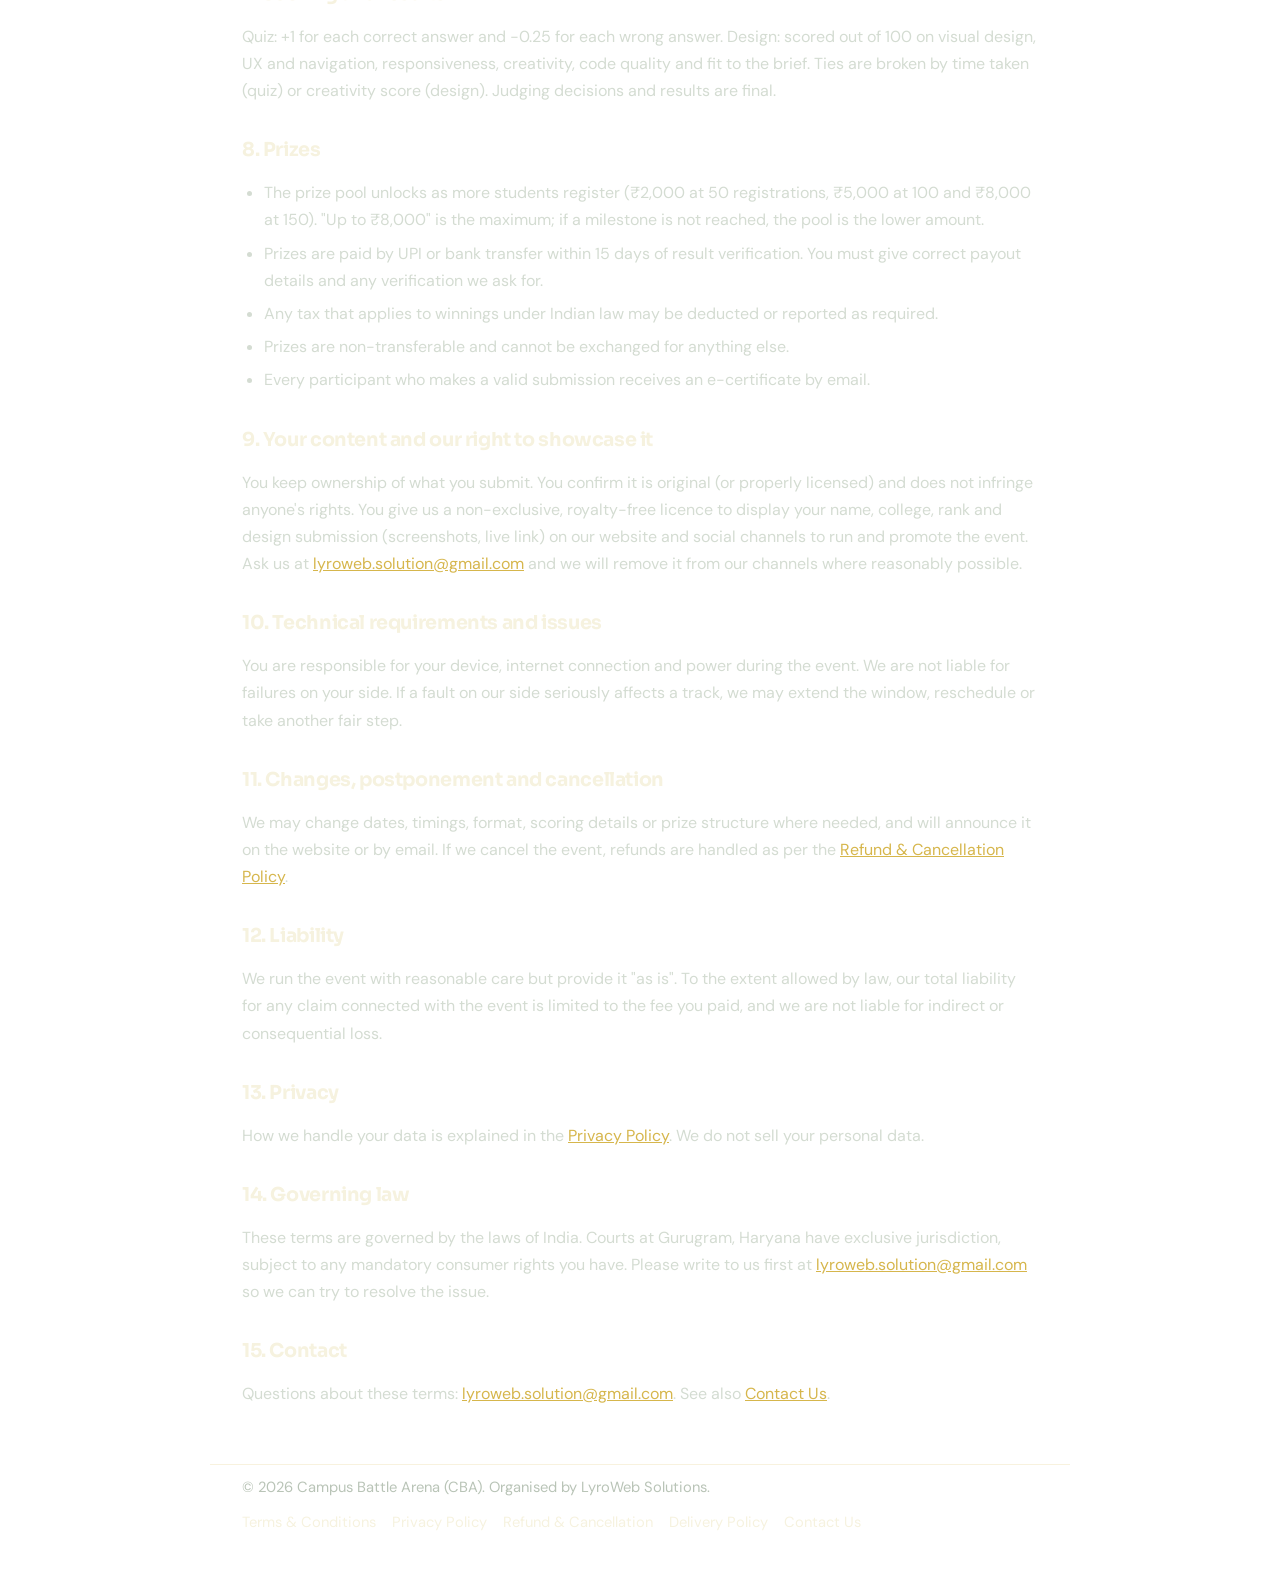
<file: CRA-updated/CRA/terms.html>
<!doctype html>
<html lang="en"><head>
<meta charset="utf-8"><meta name="viewport" content="width=device-width,initial-scale=1,viewport-fit=cover">
<title>Terms &amp; Conditions · Campus Battle Arena</title>
<meta name="description" content="Terms &amp; Conditions for Campus Battle Arena, organised by LyroWeb Solutions.">
<link rel="preconnect" href="https://fonts.googleapis.com"><link rel="preconnect" href="https://fonts.gstatic.com" crossorigin>
<link href="https://fonts.googleapis.com/css2?family=Sora:wght@700;800&family=DM+Sans:wght@400;500;700&display=swap" rel="stylesheet">
<link rel="stylesheet" href="legal.css">
</head><body>
<header class="top"><a class="logo" href="index.html"><span class="logo-mark">CBA</span> Campus Battle Arena</a><a class="back" href="index.html">← Back to home</a></header>
<main>
<p class="eyebrow">LEGAL</p><h1>Terms &amp; Conditions</h1><p class="updated">Last updated: 5 November 2026</p>
<div class="note"><b>In short:</b> Campus Battle Arena is a skill-based online competition. By registering and paying, you agree to these terms, our <a href="privacy.html">Privacy Policy</a> and our <a href="refund.html">Refund &amp; Cancellation Policy</a>.</div>

<h2>1. Who we are</h2>
<p>Campus Battle Arena ("CBA", "we", "us") is organised by LyroWeb Solutions, India. You can reach us at <a href="mailto:lyroweb.solution@gmail.com">lyroweb.solution@gmail.com</a>.</p>

<h2>2. Nature of the event</h2>
<p>CBA is a 100% online competition for students with two tracks: the Tech &amp; Cyber Quiz Arena and the Website Design Battle. Results depend on knowledge, skill and effort. It is <b>not</b> a lottery, betting or game of chance, and no part of the fee is a stake or wager.</p>

<h2>3. Eligibility</h2>
<ul>
<li>You must be a student and at least 18 years old on the date you register.</li>
<li>We may ask for a college ID or government ID to verify age and student status, and may reject or disqualify a registration that fails verification.</li>
<li>You must give accurate details. One person may not register using someone else's identity or more than one account for the same track.</li>
</ul>

<h2>4. Registration and fees</h2>
<ul>
<li>Fees are shown on the website and on the payment page at the time you pay. Payment is processed securely by our payment partner, Cashfree Payments.</li>
<li>A registration is confirmed only after payment succeeds and you receive a confirmation email.</li>
<li>You may enter one or both tracks. Each track has its own fee, leaderboard and prizes.</li>
<li>Fees are non-refundable except as stated in the <a href="refund.html">Refund &amp; Cancellation Policy</a>.</li>
</ul>

<h2>5. Squads</h2>
<p>The Website Design Battle can be entered solo or as a squad of up to 4 members, including across colleges. The person who registers the squad is responsible for passing on these terms to the other members, and for the accuracy of their details. Every squad member must be 18+.</p>

<h2>6. Fair play and conduct</h2>
<ul>
<li>Attempt the quiz yourself, in one sitting, within the time limit. Tab switching and similar activity may be tracked.</li>
<li>No cheating, impersonation, sharing of answers, automated or scripted answering, or interference with the platform or other participants.</li>
<li>Design submissions must be your own work. AI tools are allowed, but you must disclose which ones you used. Copying another website wholesale is not allowed.</li>
<li>No abusive, hateful, unlawful or infringing content in any submission.</li>
<li>Cheating, copied work or breach of these rules leads to disqualification, with no refund and loss of any prize.</li>
</ul>

<h2>7. Scoring and results</h2>
<p>Quiz: +1 for each correct answer and −0.25 for each wrong answer. Design: scored out of 100 on visual design, UX and navigation, responsiveness, creativity, code quality and fit to the brief. Ties are broken by time taken (quiz) or creativity score (design). Judging decisions and results are final.</p>

<h2>8. Prizes</h2>
<ul>
<li>The prize pool unlocks as more students register (₹2,000 at 50 registrations, ₹5,000 at 100 and ₹8,000 at 150). "Up to ₹8,000" is the maximum; if a milestone is not reached, the pool is the lower amount.</li>
<li>Prizes are paid by UPI or bank transfer within 15 days of result verification. You must give correct payout details and any verification we ask for.</li>
<li>Any tax that applies to winnings under Indian law may be deducted or reported as required.</li>
<li>Prizes are non-transferable and cannot be exchanged for anything else.</li>
<li>Every participant who makes a valid submission receives an e-certificate by email.</li>
</ul>

<h2>9. Your content and our right to showcase it</h2>
<p>You keep ownership of what you submit. You confirm it is original (or properly licensed) and does not infringe anyone's rights. You give us a non-exclusive, royalty-free licence to display your name, college, rank and design submission (screenshots, live link) on our website and social channels to run and promote the event. Ask us at <a href="mailto:lyroweb.solution@gmail.com">lyroweb.solution@gmail.com</a> and we will remove it from our channels where reasonably possible.</p>

<h2>10. Technical requirements and issues</h2>
<p>You are responsible for your device, internet connection and power during the event. We are not liable for failures on your side. If a fault on our side seriously affects a track, we may extend the window, reschedule or take another fair step.</p>

<h2>11. Changes, postponement and cancellation</h2>
<p>We may change dates, timings, format, scoring details or prize structure where needed, and will announce it on the website or by email. If we cancel the event, refunds are handled as per the <a href="refund.html">Refund &amp; Cancellation Policy</a>.</p>

<h2>12. Liability</h2>
<p>We run the event with reasonable care but provide it "as is". To the extent allowed by law, our total liability for any claim connected with the event is limited to the fee you paid, and we are not liable for indirect or consequential loss.</p>

<h2>13. Privacy</h2>
<p>How we handle your data is explained in the <a href="privacy.html">Privacy Policy</a>. We do not sell your personal data.</p>

<h2>14. Governing law</h2>
<p>These terms are governed by the laws of India. Courts at Gurugram, Haryana have exclusive jurisdiction, subject to any mandatory consumer rights you have. Please write to us first at <a href="mailto:lyroweb.solution@gmail.com">lyroweb.solution@gmail.com</a> so we can try to resolve the issue.</p>

<h2>15. Contact</h2>
<p>Questions about these terms: <a href="mailto:lyroweb.solution@gmail.com">lyroweb.solution@gmail.com</a>. See also <a href="contact.html">Contact Us</a>.</p>

</main>
<footer>© 2026 Campus Battle Arena (CBA). Organised by LyroWeb Solutions.<br><a href="terms.html">Terms &amp; Conditions</a><a href="privacy.html">Privacy Policy</a><a href="refund.html">Refund &amp; Cancellation</a><a href="delivery.html">Delivery Policy</a><a href="contact.html">Contact Us</a></footer>
</body></html>
</file>
<file: legal.css>
:root{--bg1:#050807;--bg2:#0b1710;--text:#f6f2df;--muted:#b9c4b7;--line:rgba(214,182,76,.28);--accent:#d6b64c}
*,*::before,*::after{box-sizing:border-box}
html{scroll-behavior:smooth}
body{margin:0;min-height:100vh;font:400 16px/1.7 'DM Sans',system-ui,sans-serif;color:var(--text);background:linear-gradient(145deg,#050706,#08120c 48%,#0b1710) fixed}
a{color:var(--accent)}
.top{max-width:860px;margin:0 auto;padding:18px clamp(20px,4vw,32px) 0;display:flex;justify-content:space-between;align-items:center;gap:14px;flex-wrap:wrap}
.logo{display:inline-flex;align-items:center;gap:10px;font:800 1rem 'Sora',sans-serif;letter-spacing:-.03em;color:var(--text);text-decoration:none}
.logo-mark{display:inline-grid;place-items:center;width:32px;height:32px;border-radius:8px;color:#10150f;background:linear-gradient(135deg,#b38a20,var(--accent) 55%,#f4e3a0);font:800 .66rem 'Sora';letter-spacing:-.06em}
.back{color:var(--muted);text-decoration:none;font-size:.95rem}.back:hover{color:var(--accent)}
main{max-width:860px;margin:0 auto;padding:34px clamp(20px,4vw,32px) 40px}
.eyebrow{font:700 .72rem/1.2 'DM Sans';letter-spacing:.16em;color:var(--accent);margin:0 0 14px}
h1{font:800 clamp(2rem,5vw,3rem)/1.1 'Sora',sans-serif;letter-spacing:-.045em;margin:0 0 10px}
.updated{color:var(--muted);font-size:.92rem;margin:0 0 26px}
.note{border:1px solid var(--line);background:rgba(214,182,76,.07);border-radius:12px;padding:14px 18px;margin:0 0 28px}
.note b{color:var(--accent)}
h2{font:700 1.2rem/1.3 'Sora',sans-serif;letter-spacing:-.02em;margin:34px 0 10px}
p,li{color:#d4dcd2}
ul{padding-left:22px}li{margin:6px 0}
table{width:100%;border-collapse:collapse;margin:12px 0;font-size:.95rem}
th,td{text-align:left;padding:10px 12px;border-bottom:1px solid rgba(214,182,76,.18);vertical-align:top;color:#d4dcd2}
th{color:var(--accent);font-weight:700}
.tw{overflow-x:auto}
footer{max-width:860px;margin:0 auto;padding:10px clamp(20px,4vw,32px) 50px;color:var(--muted);font-size:.92rem;border-top:1px solid rgba(214,182,76,.18)}
footer a{color:var(--text);margin-right:16px;text-decoration:none;display:inline-block;margin-top:10px}footer a:hover{color:var(--accent)}
.logo-img{width:34px;height:34px;border-radius:8px;object-fit:cover;display:block}
</file>
<file: CRA-updated/CRA/legal.css>
:root{--bg1:#050807;--bg2:#0b1710;--text:#f6f2df;--muted:#b9c4b7;--line:rgba(214,182,76,.28);--accent:#d6b64c}
*,*::before,*::after{box-sizing:border-box}
html{scroll-behavior:smooth}
body{margin:0;min-height:100vh;font:400 16px/1.7 'DM Sans',system-ui,sans-serif;color:var(--text);background:linear-gradient(145deg,#050706,#08120c 48%,#0b1710) fixed}
a{color:var(--accent)}
.top{max-width:860px;margin:0 auto;padding:18px clamp(20px,4vw,32px) 0;display:flex;justify-content:space-between;align-items:center;gap:14px;flex-wrap:wrap}
.logo{display:inline-flex;align-items:center;gap:10px;font:800 1rem 'Sora',sans-serif;letter-spacing:-.03em;color:var(--text);text-decoration:none}
.logo-mark{display:inline-grid;place-items:center;width:32px;height:32px;border-radius:8px;color:#10150f;background:linear-gradient(135deg,#b38a20,var(--accent) 55%,#f4e3a0);font:800 .66rem 'Sora';letter-spacing:-.06em}
.back{color:var(--muted);text-decoration:none;font-size:.95rem}.back:hover{color:var(--accent)}
main{max-width:860px;margin:0 auto;padding:34px clamp(20px,4vw,32px) 40px}
.eyebrow{font:700 .72rem/1.2 'DM Sans';letter-spacing:.16em;color:var(--accent);margin:0 0 14px}
h1{font:800 clamp(2rem,5vw,3rem)/1.1 'Sora',sans-serif;letter-spacing:-.045em;margin:0 0 10px}
.updated{color:var(--muted);font-size:.92rem;margin:0 0 26px}
.note{border:1px solid var(--line);background:rgba(214,182,76,.07);border-radius:12px;padding:14px 18px;margin:0 0 28px}
.note b{color:var(--accent)}
h2{font:700 1.2rem/1.3 'Sora',sans-serif;letter-spacing:-.02em;margin:34px 0 10px}
p,li{color:#d4dcd2}
ul{padding-left:22px}li{margin:6px 0}
table{width:100%;border-collapse:collapse;margin:12px 0;font-size:.95rem}
th,td{text-align:left;padding:10px 12px;border-bottom:1px solid rgba(214,182,76,.18);vertical-align:top;color:#d4dcd2}
th{color:var(--accent);font-weight:700}
.tw{overflow-x:auto}
footer{max-width:860px;margin:0 auto;padding:10px clamp(20px,4vw,32px) 50px;color:var(--muted);font-size:.92rem;border-top:1px solid rgba(214,182,76,.18)}
footer a{color:var(--text);margin-right:16px;text-decoration:none;display:inline-block;margin-top:10px}footer a:hover{color:var(--accent)}
</file>
